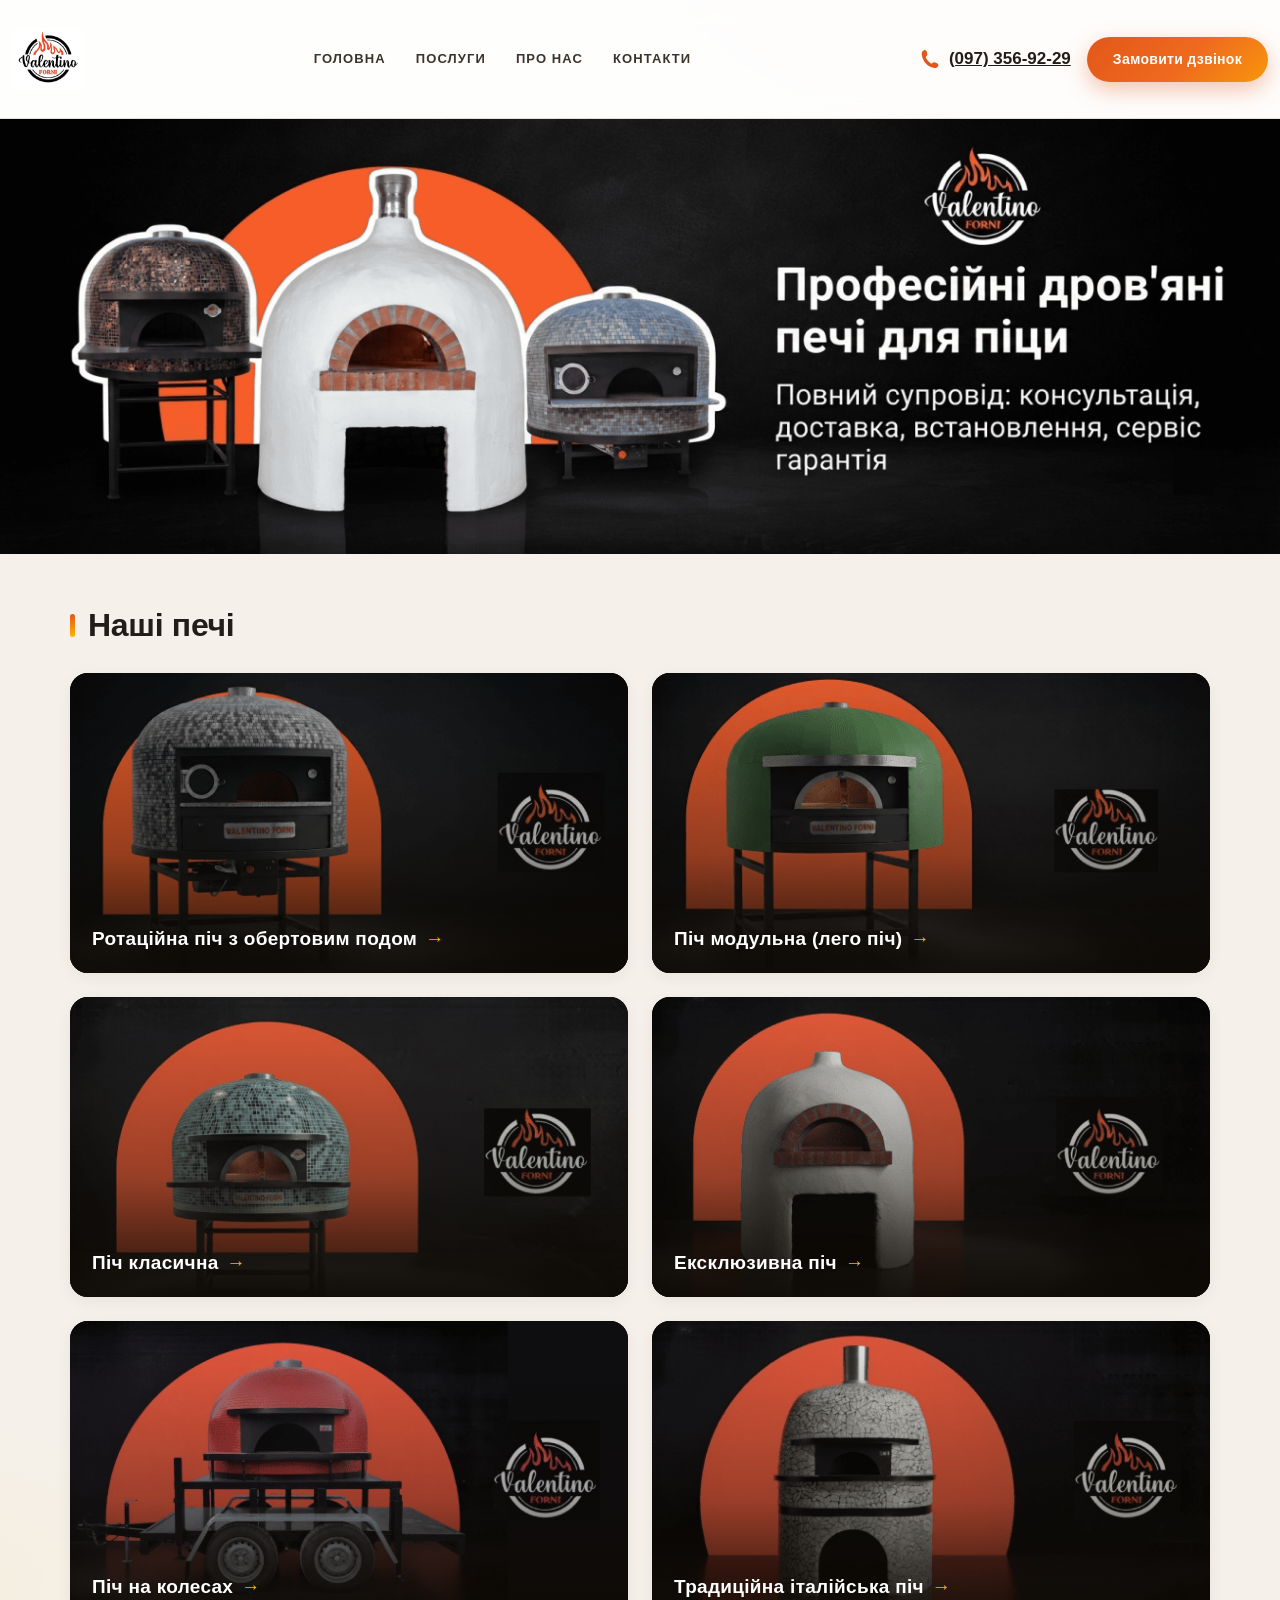
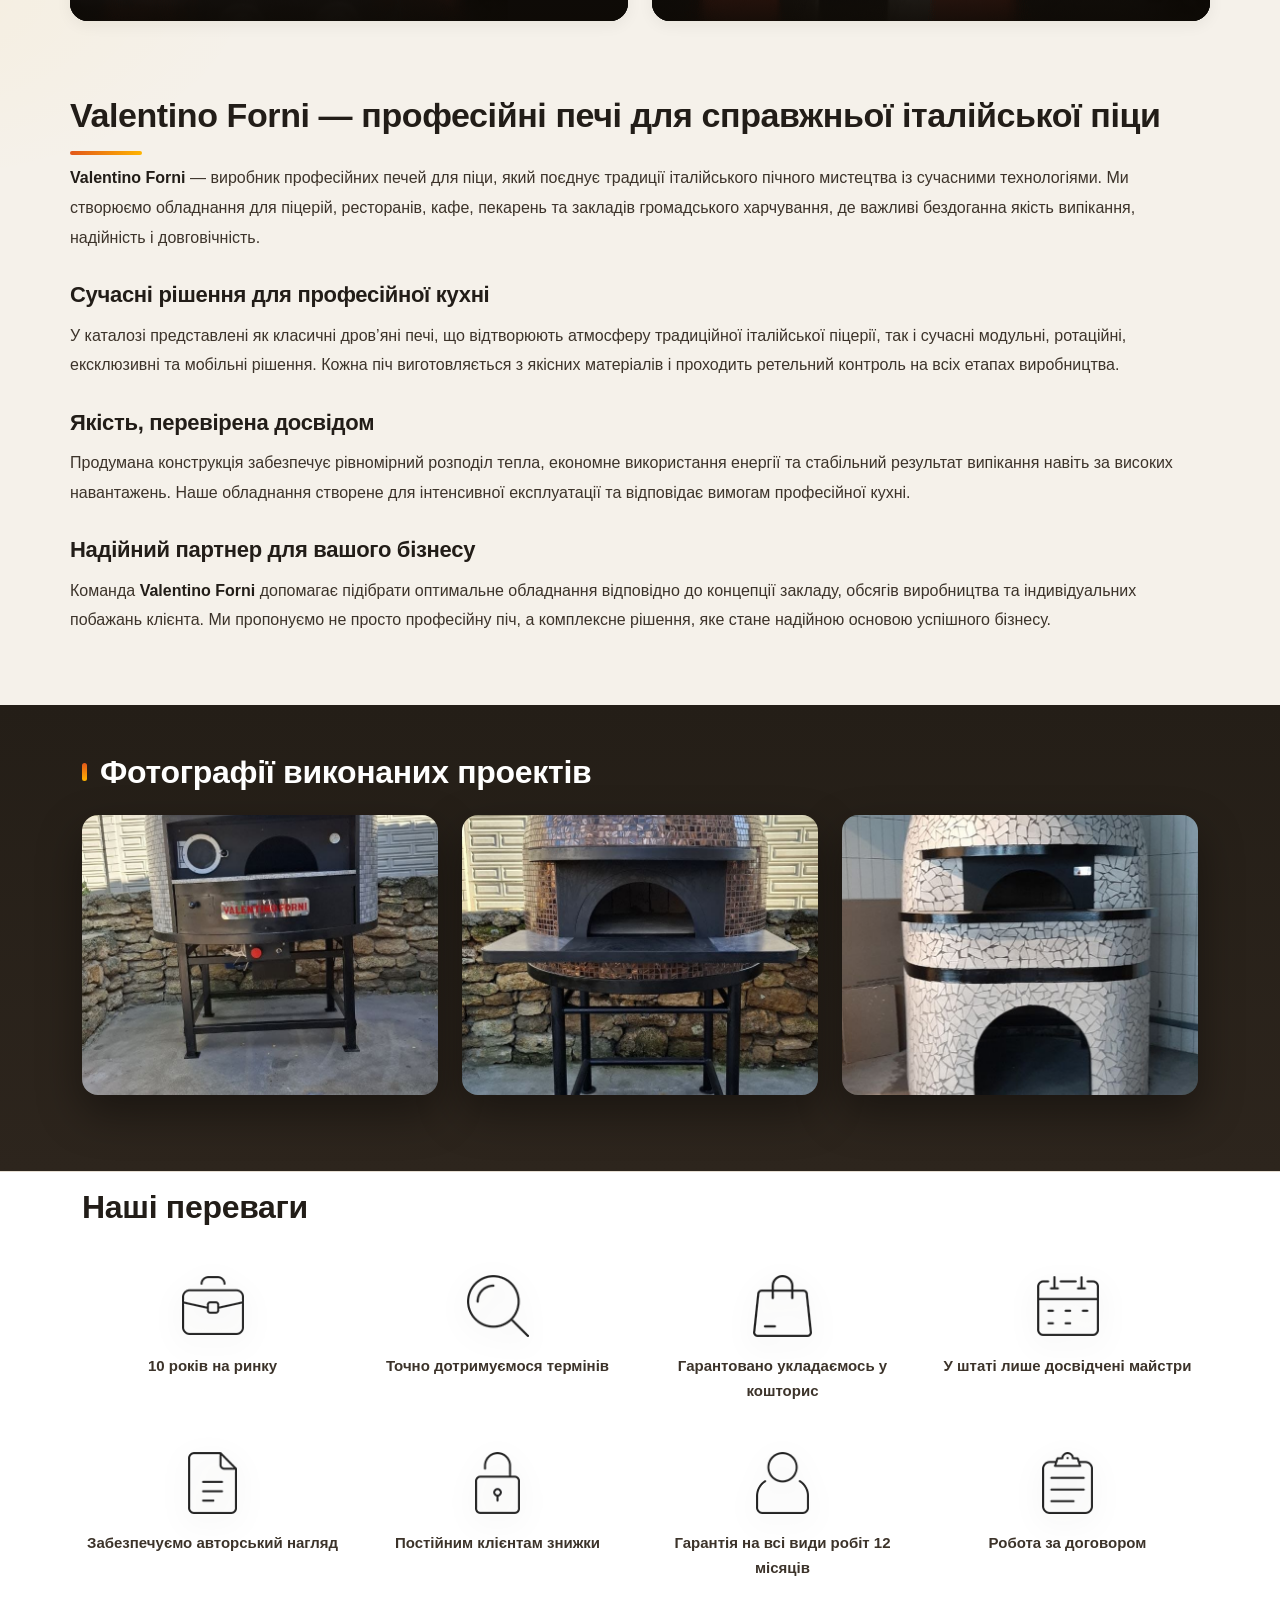
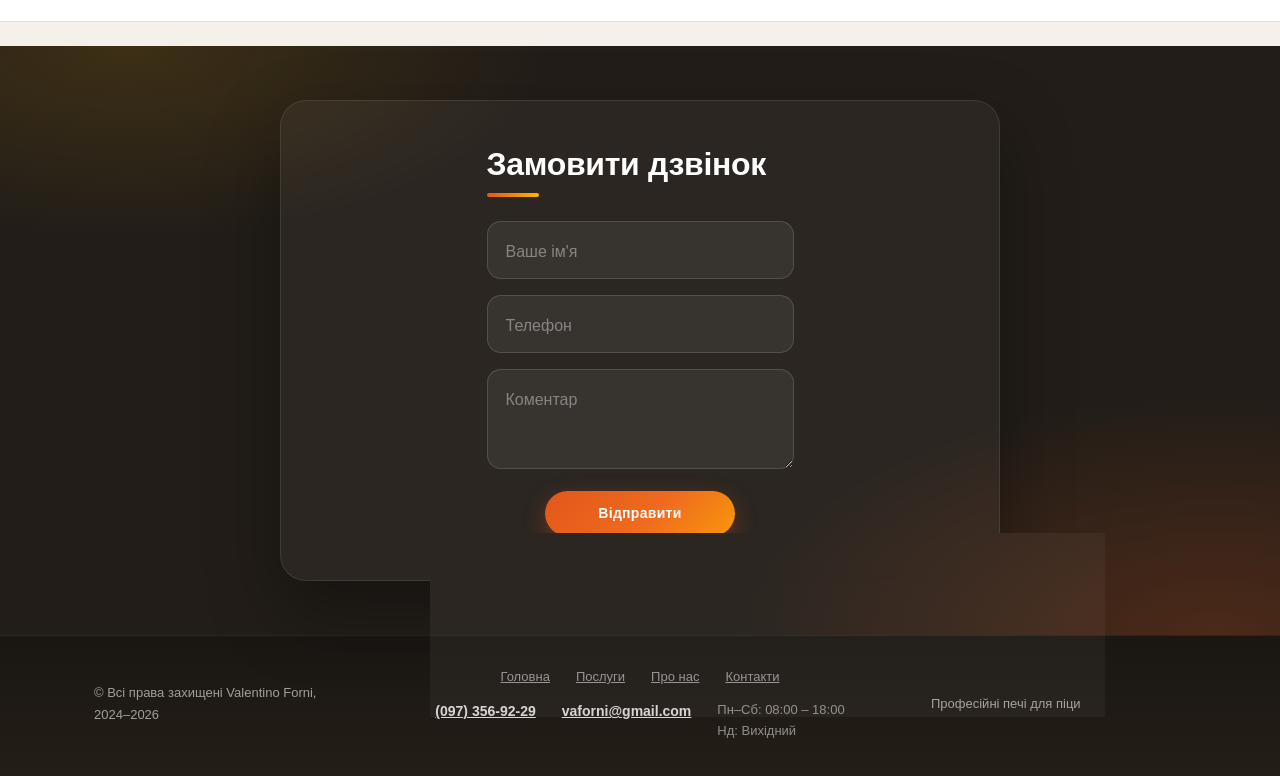
<file: index.html>
<!DOCTYPE html>
<html dir="ltr" lang="uk">
<head>
<meta charset="UTF-8">
<meta name="viewport" content="width=device-width, initial-scale=1">
<title>Valentino Forni — професійні печі для піци</title>
<link href="assets/bootstrap.min.css" rel="stylesheet">
<link href="assets/theme.css" rel="stylesheet">
</head>
<body>
<header class="d-none d-lg-block">
  <div class="container">
    <div class="d-flex flex-wrap align-items-center justify-content-between py-3">
      <a href="index.html" class="d-flex align-items-center text-dark text-decoration-none" title="Valentino Forni">
        <img src="assets/logo.jpg" alt="Valentino Forni" class="brand-logo">
      </a>
      <ul class="nav">
        <li><a href="index.html" class="nav-link px-2 link-dark">Головна</a></li>
        <li><a href="index.html#services" class="nav-link px-2 link-dark">Послуги</a></li>
        <li><a href="about.html" class="nav-link px-2 link-dark">Про нас</a></li>
        <li><a href="index.html#contact" class="nav-link px-2 link-dark">Контакти</a></li>
      </ul>
      <div class="d-flex align-items-center gap-3">
        <a href="tel:(097) 356-92-29"><svg xmlns="http://www.w3.org/2000/svg" height="18" viewBox="0 0 100 100" enable-background="new 0 0 100 100"><path d="M90.1,75.1l-0.5-1c-1.4-3.3-18.6-8.3-20-8.4l-1.1,0.1c-2.1,0.4-4.4,2.3-8.9,6.2c-0.9,0.8-2.1,1-3.2,0.4c-5.9-3.3-13.1-9.9-16.7-13.9c-3.9-4.3-8.6-11.4-10.8-17.1c-0.4-1.1,0-2.3,0.8-3.1c5.1-4.6,7.3-6.8,7.5-9.2c0.1-1.4-2.9-19.1-6-20.8l-0.9-0.6c-2-1.3-5-3.2-8.3-2.5c-0.8,0.2-1.6,0.5-2.3,0.9C17.5,7.5,12,11.3,9.5,16.2C8,19.3,7.3,47.4,28.3,71.1c20.8,23.5,46.5,24.5,50.3,23.7l0.1,0l0.3-0.1c5.2-1.9,9.6-6.8,11.3-8.9C93.4,82.1,91.3,77.6,90.1,75.1z" fill="currentColor"/></svg>(097) 356-92-29</a>
        <a href="index.html#contact" class="btn btn-primary">Замовити дзвінок</a>
      </div>
    </div>
  </div>
</header>
<div id="header-mobile" class="d-block d-lg-none">
  <div class="container">
    <div class="row d-flex align-items-center py-2">
      <div class="col-3">
        <button class="btn btn-link" data-bs-toggle="offcanvas" href="#mobileMenu" role="button" aria-controls="mobileMenu"><svg width="20" height="20" viewBox="0 0 20 20" xmlns="http://www.w3.org/2000/svg" fill="none"><path fill="#000" fill-rule="evenodd" d="M19 4a1 1 0 01-1 1H2a1 1 0 010-2h16a1 1 0 011 1zm0 6a1 1 0 01-1 1H2a1 1 0 110-2h16a1 1 0 011 1zm-1 7a1 1 0 100-2H2a1 1 0 100 2h16z"/></svg></button>
      </div>
      <div class="col-6 text-center">
        <a href="index.html" title="Valentino Forni">
          <img src="assets/logo.jpg" alt="Valentino Forni" class="brand-logo">
        </a>
      </div>
      <div class="col-3 text-end">
        <a href="tel:(097) 356-92-29"><svg xmlns="http://www.w3.org/2000/svg" height="18" viewBox="0 0 100 100" enable-background="new 0 0 100 100"><path d="M90.1,75.1l-0.5-1c-1.4-3.3-18.6-8.3-20-8.4l-1.1,0.1c-2.1,0.4-4.4,2.3-8.9,6.2c-0.9,0.8-2.1,1-3.2,0.4c-5.9-3.3-13.1-9.9-16.7-13.9c-3.9-4.3-8.6-11.4-10.8-17.1c-0.4-1.1,0-2.3,0.8-3.1c5.1-4.6,7.3-6.8,7.5-9.2c0.1-1.4-2.9-19.1-6-20.8l-0.9-0.6c-2-1.3-5-3.2-8.3-2.5c-0.8,0.2-1.6,0.5-2.3,0.9C17.5,7.5,12,11.3,9.5,16.2C8,19.3,7.3,47.4,28.3,71.1c20.8,23.5,46.5,24.5,50.3,23.7l0.1,0l0.3-0.1c5.2-1.9,9.6-6.8,11.3-8.9C93.4,82.1,91.3,77.6,90.1,75.1z" fill="currentColor"/></svg></a>
      </div>
    </div>
  </div>
</div>
<div class="offcanvas offcanvas-start" tabindex="-1" id="mobileMenu" aria-labelledby="mobileMenuLabel">
  <div class="offcanvas-header">
    <a href="index.html" title="Valentino Forni">
      <img src="assets/logo.jpg" alt="Valentino Forni" class="brand-logo">
    </a>
    <button type="button" class="btn-close" data-bs-dismiss="offcanvas" aria-label="Закрити"></button>
  </div>
  <div class="offcanvas-body">
    <ul class="nav flex-column">
      <li class="nav-item"><a href="index.html" class="nav-link px-2">Головна</a></li>
      <li class="nav-item"><a href="index.html#services" class="nav-link px-2">Послуги</a></li>
      <li class="nav-item"><a href="about.html" class="nav-link px-2">Про нас</a></li>
      <li class="nav-item"><a href="index.html#contact" class="nav-link px-2">Контакти</a></li>
    </ul>
    <div class="mt-4 mb-2">
      <div class="offcanvas-section-title">Каталог печей</div>
    </div>
    <ul class="nav flex-column">
      <li class="nav-item"><a href="rotacijna.html" class="nav-link px-2 nav-sub">Ротаційна піч з обертовим подом</a></li>
      <li class="nav-item"><a href="modulna.html" class="nav-link px-2 nav-sub">Піч модульна (лего піч)</a></li>
      <li class="nav-item"><a href="klasichna.html" class="nav-link px-2 nav-sub">Піч класична</a></li>
      <li class="nav-item"><a href="ekskluzivna.html" class="nav-link px-2 nav-sub">Ексклюзивна піч</a></li>
      <li class="nav-item"><a href="kolesa.html" class="nav-link px-2 nav-sub">Піч на колесах</a></li>
      <li class="nav-item"><a href="tradicijna.html" class="nav-link px-2 nav-sub">Традиційна італійська піч</a></li>
    </ul>
    <div class="mt-4">
      <a href="index.html#contact" class="btn btn-primary w-100 mb-3">Замовити дзвінок</a>
      <a href="tel:(097) 356-92-29"><svg xmlns="http://www.w3.org/2000/svg" height="18" viewBox="0 0 100 100" enable-background="new 0 0 100 100"><path d="M90.1,75.1l-0.5-1c-1.4-3.3-18.6-8.3-20-8.4l-1.1,0.1c-2.1,0.4-4.4,2.3-8.9,6.2c-0.9,0.8-2.1,1-3.2,0.4c-5.9-3.3-13.1-9.9-16.7-13.9c-3.9-4.3-8.6-11.4-10.8-17.1c-0.4-1.1,0-2.3,0.8-3.1c5.1-4.6,7.3-6.8,7.5-9.2c0.1-1.4-2.9-19.1-6-20.8l-0.9-0.6c-2-1.3-5-3.2-8.3-2.5c-0.8,0.2-1.6,0.5-2.3,0.9C17.5,7.5,12,11.3,9.5,16.2C8,19.3,7.3,47.4,28.3,71.1c20.8,23.5,46.5,24.5,50.3,23.7l0.1,0l0.3-0.1c5.2-1.9,9.6-6.8,11.3-8.9C93.4,82.1,91.3,77.6,90.1,75.1z" fill="currentColor"/></svg>(097) 356-92-29</a>
    </div>
  </div>
</div>

<div id="home-page">
  <section class="hero">
    <img src="assets/banner.png" alt="Valentino Forni — професійні печі для піци" loading="eager">
  </section>

  <section class="services container" id="services">
    <h2 class="mb-4">Наші печі</h2>
    <div class="row">
        <div class="col-lg-6 mb-4">
          <div class="service__item p-4">
            <a href="rotacijna.html"><h5>Ротаційна піч з обертовим подом</h5></a>
            <img src="assets/ratation.png" alt="">
          </div>
        </div>
        <div class="col-lg-6 mb-4">
          <div class="service__item p-4">
            <a href="modulna.html"><h5>Піч модульна (лего піч)</h5></a>
            <img src="assets/modul.png" alt="">
          </div>
        </div>
        <div class="col-lg-6 mb-4">
          <div class="service__item p-4">
            <a href="klasichna.html"><h5>Піч класична</h5></a>
            <img src="assets/clasic.png" alt="">
          </div>
        </div>
        <div class="col-lg-6 mb-4">
          <div class="service__item p-4">
            <a href="ekskluzivna.html"><h5>Ексклюзивна піч</h5></a>
            <img src="assets/exkluz.png" alt="">
          </div>
        </div>
        <div class="col-lg-6 mb-4">
          <div class="service__item p-4">
            <a href="kolesa.html"><h5>Піч на колесах</h5></a>
            <img src="assets/wheel.png" alt="">
          </div>
        </div>
        <div class="col-lg-6 mb-4">
          <div class="service__item p-4">
            <a href="tradicijna.html"><h5>Традиційна італійська піч</h5></a>
            <img src="assets/trad.png" alt="">
          </div>
        </div>
    </div>
  </section>

  <section class="about container">
    <div class="row">
      <div class="col-12">
        <h1>Valentino Forni — професійні печі для справжньої італійської піци</h1>
        <p><strong>Valentino Forni</strong> — виробник професійних печей для піци, який поєднує традиції
        італійського пічного мистецтва із сучасними технологіями. Ми створюємо обладнання для піцерій,
        ресторанів, кафе, пекарень та закладів громадського харчування, де важливі бездоганна якість
        випікання, надійність і довговічність.</p>
        <h2>Сучасні рішення для професійної кухні</h2>
        <p>У каталозі представлені як класичні дров’яні печі, що відтворюють атмосферу традиційної
        італійської піцерії, так і сучасні модульні, ротаційні, ексклюзивні та мобільні рішення. Кожна піч
        виготовляється з якісних матеріалів і проходить ретельний контроль на всіх етапах виробництва.</p>
        <h2>Якість, перевірена досвідом</h2>
        <p>Продумана конструкція забезпечує рівномірний розподіл тепла, економне використання енергії та
        стабільний результат випікання навіть за високих навантажень. Наше обладнання створене для
        інтенсивної експлуатації та відповідає вимогам професійної кухні.</p>
        <h2>Надійний партнер для вашого бізнесу</h2>
        <p>Команда <strong>Valentino Forni</strong> допомагає підібрати оптимальне обладнання відповідно до
        концепції закладу, обсягів виробництва та індивідуальних побажань клієнта. Ми пропонуємо не просто
        професійну піч, а комплексне рішення, яке стане надійною основою успішного бізнесу.</p>
      </div>
    </div>
  </section>

  <section class="works py-5">
    <div class="container">
      <h2 class="mb-4">Фотографії виконаних проектів</h2>
      <div class="row works-grid">
          <div class="col-12 col-md-6 col-lg-4">
            <a href="assets/work-1.jpg" class="work-item" target="_blank" rel="noopener">
              <img src="assets/work-1.jpg" alt="Наші роботи" loading="lazy">
            </a>
          </div>
          <div class="col-12 col-md-6 col-lg-4">
            <a href="assets/work-2.jpg" class="work-item" target="_blank" rel="noopener">
              <img src="assets/work-2.jpg" alt="Наші роботи" loading="lazy">
            </a>
          </div>
          <div class="col-12 col-md-6 col-lg-4">
            <a href="assets/work-3.png" class="work-item" target="_blank" rel="noopener">
              <img src="assets/work-3.png" alt="Наші роботи" loading="lazy">
            </a>
          </div>
      </div>
    </div>
  </section>

  <section class="arguments py-3 mb-4">
    <div class="container">
      <h2 class="mb-4">Наші переваги</h2>
      <div class="row">
          <div class="col-6 col-lg-3 text-center argument-item my-4">
        <img src="assets/plus1.png" alt="10 років на ринку">
        <div class="mt-3">10 років на ринку</div>
      </div>
          <div class="col-6 col-lg-3 text-center argument-item my-4">
        <img src="assets/plus2.png" alt="Точно дотримуємося термінів">
        <div class="mt-3">Точно дотримуємося термінів</div>
      </div>
          <div class="col-6 col-lg-3 text-center argument-item my-4">
        <img src="assets/plus3.png" alt="Гарантовано укладаємось у кошторис">
        <div class="mt-3">Гарантовано укладаємось у кошторис</div>
      </div>
          <div class="col-6 col-lg-3 text-center argument-item my-4">
        <img src="assets/plus4.png" alt="У штаті лише досвідчені майстри">
        <div class="mt-3">У штаті лише досвідчені майстри</div>
      </div>
          <div class="col-6 col-lg-3 text-center argument-item my-4">
        <img src="assets/plus5.png" alt="Забезпечуємо авторський нагляд">
        <div class="mt-3">Забезпечуємо авторський нагляд</div>
      </div>
          <div class="col-6 col-lg-3 text-center argument-item my-4">
        <img src="assets/plus6.png" alt="Постійним клієнтам знижки">
        <div class="mt-3">Постійним клієнтам знижки</div>
      </div>
          <div class="col-6 col-lg-3 text-center argument-item my-4">
        <img src="assets/plus7.png" alt="Гарантія на всі види робіт 12 місяців">
        <div class="mt-3">Гарантія на всі види робіт 12 місяців</div>
      </div>
          <div class="col-6 col-lg-3 text-center argument-item my-4">
        <img src="assets/plus8.png" alt="Робота за договором">
        <div class="mt-3">Робота за договором</div>
      </div>
      </div>
    </div>
  </section>
<section class="form" id="contact">
  <div class="container">
    <div class="row">
      <div class="col-12">
        <form class="border p-5" action="#" method="POST" onsubmit="return vfSubmit(this)">
          <div class="row justify-content-md-center">
            <div class="col-12 col-lg-6">
              <h2 class="mb-4">Замовити дзвінок</h2>
              <div class="form-floating mb-3">
                <input type="text" name="name" class="form-control" id="floatingName" placeholder="Ваше ім'я">
                <label for="floatingName">Ваше ім'я</label>
              </div>
              <div class="form-floating mb-3">
                <input type="tel" name="tel" class="form-control" id="floatingTelephone" placeholder="(097) 000-00-00">
                <label for="floatingTelephone">Телефон</label>
              </div>
              <div class="form-floating mb-3">
                <textarea name="comment" class="form-control" placeholder="Коментар" id="floatingTextarea" style="height: 100px"></textarea>
                <label for="floatingTextarea">Коментар</label>
              </div>
              <div class="text-center">
                <button type="submit" class="btn btn-primary">Відправити</button>
              </div>
            </div>
          </div>
        </form>
      </div>
    </div>
  </div>
</section>

</div>
<footer>
  <div class="py-3">
    <div class="container">
      <div class="row">
        <div class="col-lg-3 text-center text-lg-start">
          © Всі права захищені Valentino Forni, 2024–2026
        </div>
        <div class="col-lg-6">
          <ul class="footer-links">
            <li><a href="index.html">Головна</a></li>
            <li><a href="index.html#services">Послуги</a></li>
            <li><a href="about.html">Про нас</a></li>
            <li><a href="index.html#contact">Контакти</a></li>
          </ul>
          <ul class="link-list contact-list list-unstyled">
            <li><a href="tel:(097) 356-92-29 ">(097) 356-92-29</a></li>
            <li><a href="mailto:vaforni@gmail.com">vaforni@gmail.com</a></li>
            <li class="schedule">Пн–Сб: 08:00 – 18:00<br>Нд: Вихідний</li>
          </ul>
        </div>
        <div class="col-lg-3 text-center text-lg-start">
          Професійні печі для піци
        </div>
      </div>
    </div>
  </div>
</footer>

<script src="assets/bootstrap.bundle.min.js"></script>

<script>
  var TF_FORM_URL = 'https://script.google.com/macros/s/AKfycby5KfdqXEx4rwO4S26mX33MAt8G6FL_i1oKzSxp4FCcs2X5WuPtCJ4MwdRuHOpArHtcbg/exec';
  function vfSubmit(form) {
    var name = form.name.value.trim();
    var tel = form.tel.value.trim();
    var comment = (form.comment ? form.comment.value : '').trim();
    if (!name || !tel) {
      alert('Будь ласка, вкажіть ім’я та телефон.');
      return false;
    }
    fetch(TF_FORM_URL, {
      method: 'POST',
      headers: { 'Content-Type': 'text/plain' },
      body: JSON.stringify({ name: name, tel: tel, comment: comment })
    }).catch(function () {});
    form.innerHTML =
      '<div class="success-box">' +
        '<div class="icon"><svg viewBox="0 0 24 24" fill="none" xmlns="http://www.w3.org/2000/svg"><path d="M20 6L9 17l-5-5" stroke="#fff" stroke-width="2.4" stroke-linecap="round" stroke-linejoin="round"/></svg></div>' +
        '<h3>Дякуємо, ' + name + '!</h3>' +
        '<p>Ми зателефонуємо вам найближчим часом.</p>' +
      '</div>';
    return false;
  }
</script>

</body>
</html>
</file>
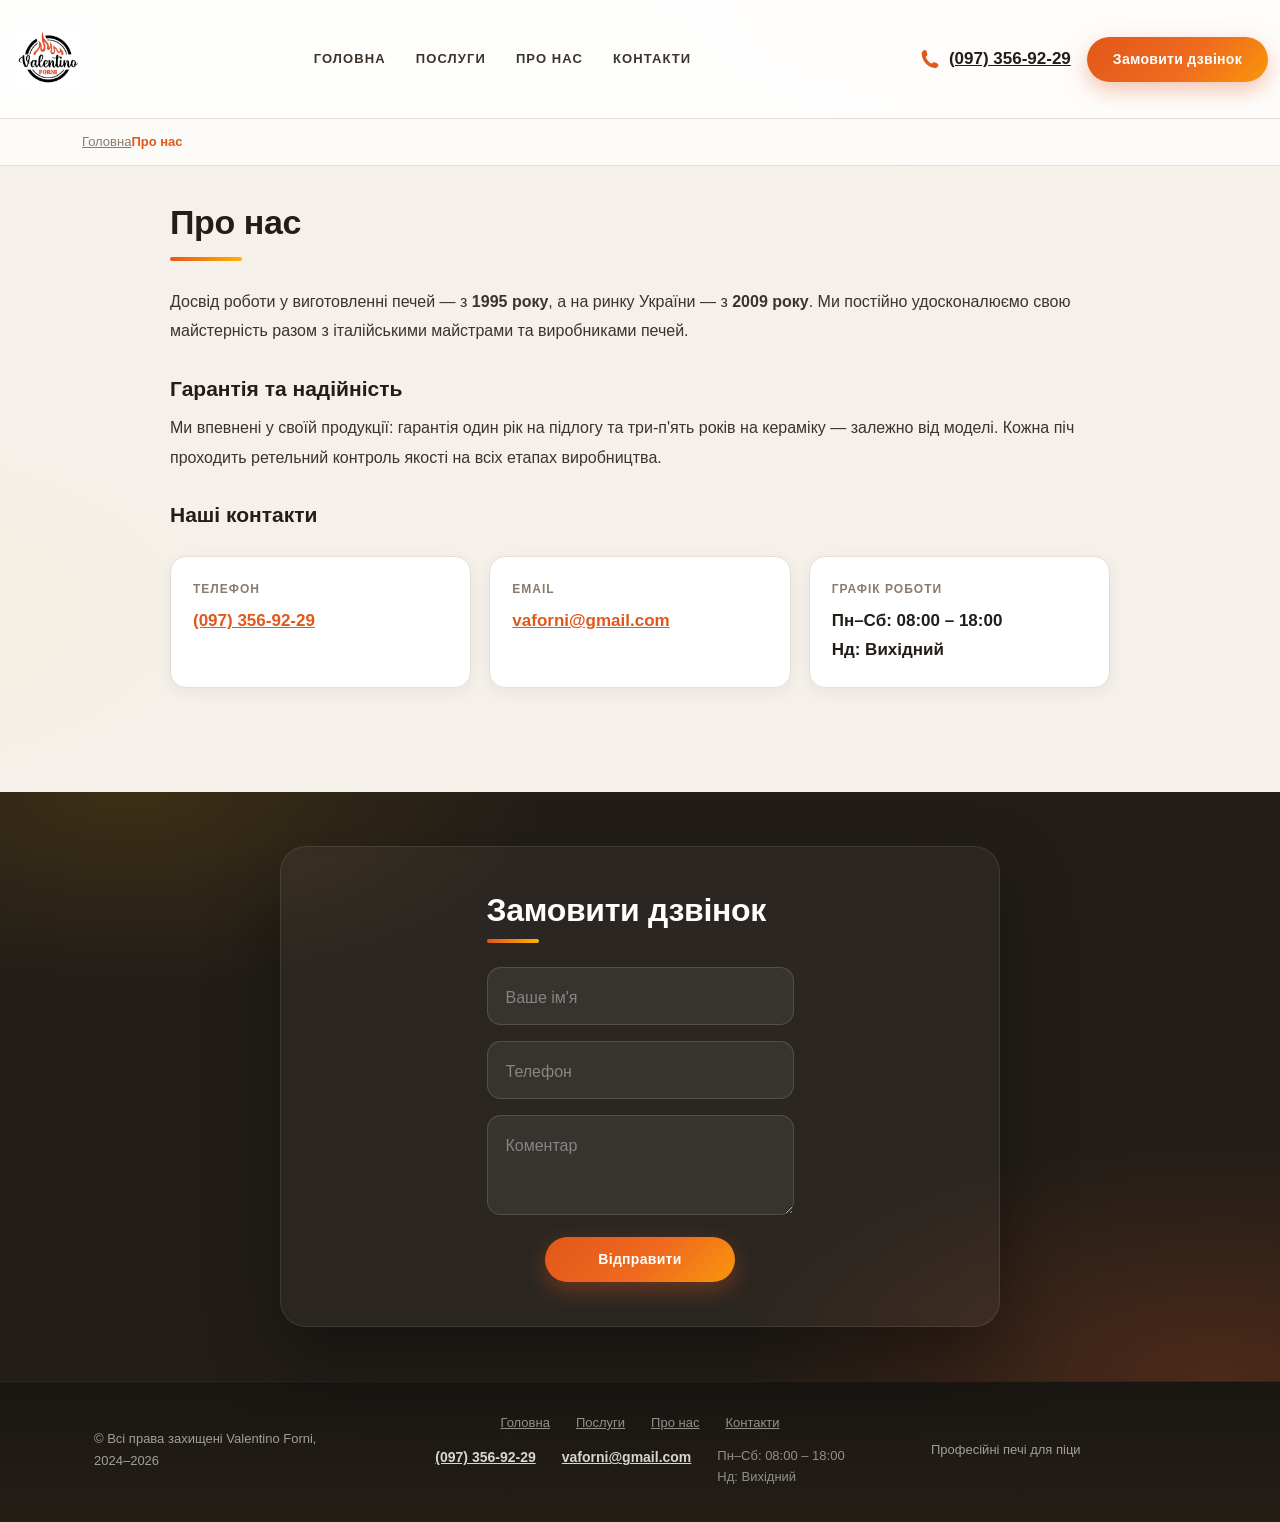
<file: about.html>
<!DOCTYPE html>
<html dir="ltr" lang="uk">
<head>
<meta charset="UTF-8">
<meta name="viewport" content="width=device-width, initial-scale=1">
<title>Про нас | Valentino Forni</title>
<link href="assets/bootstrap.min.css" rel="stylesheet">
<link href="assets/theme.css" rel="stylesheet">
</head>
<body>
<header class="d-none d-lg-block">
  <div class="container">
    <div class="d-flex flex-wrap align-items-center justify-content-between py-3">
      <a href="index.html" class="d-flex align-items-center text-dark text-decoration-none" title="Valentino Forni">
        <img src="assets/logo.jpg" alt="Valentino Forni" class="brand-logo">
      </a>
      <ul class="nav">
        <li><a href="index.html" class="nav-link px-2 link-dark">Головна</a></li>
        <li><a href="index.html#services" class="nav-link px-2 link-dark">Послуги</a></li>
        <li><a href="about.html" class="nav-link px-2 link-dark">Про нас</a></li>
        <li><a href="index.html#contact" class="nav-link px-2 link-dark">Контакти</a></li>
      </ul>
      <div class="d-flex align-items-center gap-3">
        <a href="tel:(097) 356-92-29"><svg xmlns="http://www.w3.org/2000/svg" height="18" viewBox="0 0 100 100" enable-background="new 0 0 100 100"><path d="M90.1,75.1l-0.5-1c-1.4-3.3-18.6-8.3-20-8.4l-1.1,0.1c-2.1,0.4-4.4,2.3-8.9,6.2c-0.9,0.8-2.1,1-3.2,0.4c-5.9-3.3-13.1-9.9-16.7-13.9c-3.9-4.3-8.6-11.4-10.8-17.1c-0.4-1.1,0-2.3,0.8-3.1c5.1-4.6,7.3-6.8,7.5-9.2c0.1-1.4-2.9-19.1-6-20.8l-0.9-0.6c-2-1.3-5-3.2-8.3-2.5c-0.8,0.2-1.6,0.5-2.3,0.9C17.5,7.5,12,11.3,9.5,16.2C8,19.3,7.3,47.4,28.3,71.1c20.8,23.5,46.5,24.5,50.3,23.7l0.1,0l0.3-0.1c5.2-1.9,9.6-6.8,11.3-8.9C93.4,82.1,91.3,77.6,90.1,75.1z" fill="currentColor"/></svg>(097) 356-92-29</a>
        <a href="index.html#contact" class="btn btn-primary">Замовити дзвінок</a>
      </div>
    </div>
  </div>
</header>
<div id="header-mobile" class="d-block d-lg-none">
  <div class="container">
    <div class="row d-flex align-items-center py-2">
      <div class="col-3">
        <button class="btn btn-link" data-bs-toggle="offcanvas" href="#mobileMenu" role="button" aria-controls="mobileMenu"><svg width="20" height="20" viewBox="0 0 20 20" xmlns="http://www.w3.org/2000/svg" fill="none"><path fill="#000" fill-rule="evenodd" d="M19 4a1 1 0 01-1 1H2a1 1 0 010-2h16a1 1 0 011 1zm0 6a1 1 0 01-1 1H2a1 1 0 110-2h16a1 1 0 011 1zm-1 7a1 1 0 100-2H2a1 1 0 100 2h16z"/></svg></button>
      </div>
      <div class="col-6 text-center">
        <a href="index.html" title="Valentino Forni">
          <img src="assets/logo.jpg" alt="Valentino Forni" class="brand-logo">
        </a>
      </div>
      <div class="col-3 text-end">
        <a href="tel:(097) 356-92-29"><svg xmlns="http://www.w3.org/2000/svg" height="18" viewBox="0 0 100 100" enable-background="new 0 0 100 100"><path d="M90.1,75.1l-0.5-1c-1.4-3.3-18.6-8.3-20-8.4l-1.1,0.1c-2.1,0.4-4.4,2.3-8.9,6.2c-0.9,0.8-2.1,1-3.2,0.4c-5.9-3.3-13.1-9.9-16.7-13.9c-3.9-4.3-8.6-11.4-10.8-17.1c-0.4-1.1,0-2.3,0.8-3.1c5.1-4.6,7.3-6.8,7.5-9.2c0.1-1.4-2.9-19.1-6-20.8l-0.9-0.6c-2-1.3-5-3.2-8.3-2.5c-0.8,0.2-1.6,0.5-2.3,0.9C17.5,7.5,12,11.3,9.5,16.2C8,19.3,7.3,47.4,28.3,71.1c20.8,23.5,46.5,24.5,50.3,23.7l0.1,0l0.3-0.1c5.2-1.9,9.6-6.8,11.3-8.9C93.4,82.1,91.3,77.6,90.1,75.1z" fill="currentColor"/></svg></a>
      </div>
    </div>
  </div>
</div>
<div class="offcanvas offcanvas-start" tabindex="-1" id="mobileMenu" aria-labelledby="mobileMenuLabel">
  <div class="offcanvas-header">
    <a href="index.html" title="Valentino Forni">
      <img src="assets/logo.jpg" alt="Valentino Forni" class="brand-logo">
    </a>
    <button type="button" class="btn-close" data-bs-dismiss="offcanvas" aria-label="Закрити"></button>
  </div>
  <div class="offcanvas-body">
    <ul class="nav flex-column">
      <li class="nav-item"><a href="index.html" class="nav-link px-2">Головна</a></li>
      <li class="nav-item"><a href="index.html#services" class="nav-link px-2">Послуги</a></li>
      <li class="nav-item"><a href="about.html" class="nav-link px-2">Про нас</a></li>
      <li class="nav-item"><a href="index.html#contact" class="nav-link px-2">Контакти</a></li>
    </ul>
    <div class="mt-4 mb-2">
      <div class="offcanvas-section-title">Каталог печей</div>
    </div>
    <ul class="nav flex-column">
      <li class="nav-item"><a href="rotacijna.html" class="nav-link px-2 nav-sub">Ротаційна піч з обертовим подом</a></li>
      <li class="nav-item"><a href="modulna.html" class="nav-link px-2 nav-sub">Піч модульна (лего піч)</a></li>
      <li class="nav-item"><a href="klasichna.html" class="nav-link px-2 nav-sub">Піч класична</a></li>
      <li class="nav-item"><a href="ekskluzivna.html" class="nav-link px-2 nav-sub">Ексклюзивна піч</a></li>
      <li class="nav-item"><a href="kolesa.html" class="nav-link px-2 nav-sub">Піч на колесах</a></li>
      <li class="nav-item"><a href="tradicijna.html" class="nav-link px-2 nav-sub">Традиційна італійська піч</a></li>
    </ul>
    <div class="mt-4">
      <a href="index.html#contact" class="btn btn-primary w-100 mb-3">Замовити дзвінок</a>
      <a href="tel:(097) 356-92-29"><svg xmlns="http://www.w3.org/2000/svg" height="18" viewBox="0 0 100 100" enable-background="new 0 0 100 100"><path d="M90.1,75.1l-0.5-1c-1.4-3.3-18.6-8.3-20-8.4l-1.1,0.1c-2.1,0.4-4.4,2.3-8.9,6.2c-0.9,0.8-2.1,1-3.2,0.4c-5.9-3.3-13.1-9.9-16.7-13.9c-3.9-4.3-8.6-11.4-10.8-17.1c-0.4-1.1,0-2.3,0.8-3.1c5.1-4.6,7.3-6.8,7.5-9.2c0.1-1.4-2.9-19.1-6-20.8l-0.9-0.6c-2-1.3-5-3.2-8.3-2.5c-0.8,0.2-1.6,0.5-2.3,0.9C17.5,7.5,12,11.3,9.5,16.2C8,19.3,7.3,47.4,28.3,71.1c20.8,23.5,46.5,24.5,50.3,23.7l0.1,0l0.3-0.1c5.2-1.9,9.6-6.8,11.3-8.9C93.4,82.1,91.3,77.6,90.1,75.1z" fill="currentColor"/></svg>(097) 356-92-29</a>
    </div>
  </div>
</div>

<div class="breadcrumb-bg">
  <div class="container">
    <ul class="breadcrumb">
      <li><a href="index.html">Головна</a></li>
      <li>Про нас</li>
    </ul>
  </div>
</div>
<div class="container">
  <div id="information-page">
    <h1>Про нас</h1>
    <p>Досвід роботи у виготовленні печей — з <strong>1995 року</strong>, а на ринку України — з <strong>2009 року</strong>.
    Ми постійно удосконалюємо свою майстерність разом з італійськими майстрами та виробниками печей.</p>
    <h2>Гарантія та надійність</h2>
    <p>Ми впевнені у своїй продукції: гарантія один рік на підлогу та три-п'ять років на кераміку —
    залежно від моделі. Кожна піч проходить ретельний контроль якості на всіх етапах виробництва.</p>
    <h2>Наші контакти</h2>
    <div class="contact-cards">
      <div class="contact-card">
        <div class="t">Телефон</div>
        <div class="v"><a href="tel:(097) 356-92-29">(097) 356-92-29</a></div>
      </div>
      <div class="contact-card">
        <div class="t">Email</div>
        <div class="v"><a href="mailto:vaforni@gmail.com">vaforni@gmail.com</a></div>
      </div>
      <div class="contact-card">
        <div class="t">Графік роботи</div>
        <div class="v">Пн–Сб: 08:00 – 18:00<br>Нд: Вихідний</div>
      </div>
    </div>
  </div>
</div>
<section class="form" id="contact">
  <div class="container">
    <div class="row">
      <div class="col-12">
        <form class="border p-5" action="#" method="POST" onsubmit="return vfSubmit(this)">
          <div class="row justify-content-md-center">
            <div class="col-12 col-lg-6">
              <h2 class="mb-4">Замовити дзвінок</h2>
              <div class="form-floating mb-3">
                <input type="text" name="name" class="form-control" id="floatingName" placeholder="Ваше ім'я">
                <label for="floatingName">Ваше ім'я</label>
              </div>
              <div class="form-floating mb-3">
                <input type="tel" name="tel" class="form-control" id="floatingTelephone" placeholder="(097) 000-00-00">
                <label for="floatingTelephone">Телефон</label>
              </div>
              <div class="form-floating mb-3">
                <textarea name="comment" class="form-control" placeholder="Коментар" id="floatingTextarea" style="height: 100px"></textarea>
                <label for="floatingTextarea">Коментар</label>
              </div>
              <div class="text-center">
                <button type="submit" class="btn btn-primary">Відправити</button>
              </div>
            </div>
          </div>
        </form>
      </div>
    </div>
  </div>
</section>

<footer>
  <div class="py-3">
    <div class="container">
      <div class="row">
        <div class="col-lg-3 text-center text-lg-start">
          © Всі права захищені Valentino Forni, 2024–2026
        </div>
        <div class="col-lg-6">
          <ul class="footer-links">
            <li><a href="index.html">Головна</a></li>
            <li><a href="index.html#services">Послуги</a></li>
            <li><a href="about.html">Про нас</a></li>
            <li><a href="index.html#contact">Контакти</a></li>
          </ul>
          <ul class="link-list contact-list list-unstyled">
            <li><a href="tel:(097) 356-92-29 ">(097) 356-92-29</a></li>
            <li><a href="mailto:vaforni@gmail.com">vaforni@gmail.com</a></li>
            <li class="schedule">Пн–Сб: 08:00 – 18:00<br>Нд: Вихідний</li>
          </ul>
        </div>
        <div class="col-lg-3 text-center text-lg-start">
          Професійні печі для піци
        </div>
      </div>
    </div>
  </div>
</footer>

<script src="assets/bootstrap.bundle.min.js"></script>

<script>
  var TF_FORM_URL = 'https://script.google.com/macros/s/AKfycby5KfdqXEx4rwO4S26mX33MAt8G6FL_i1oKzSxp4FCcs2X5WuPtCJ4MwdRuHOpArHtcbg/exec';
  function vfSubmit(form) {
    var name = form.name.value.trim();
    var tel = form.tel.value.trim();
    var comment = (form.comment ? form.comment.value : '').trim();
    if (!name || !tel) {
      alert('Будь ласка, вкажіть ім’я та телефон.');
      return false;
    }
    fetch(TF_FORM_URL, {
      method: 'POST',
      headers: { 'Content-Type': 'text/plain' },
      body: JSON.stringify({ name: name, tel: tel, comment: comment })
    }).catch(function () {});
    form.innerHTML =
      '<div class="success-box">' +
        '<div class="icon"><svg viewBox="0 0 24 24" fill="none" xmlns="http://www.w3.org/2000/svg"><path d="M20 6L9 17l-5-5" stroke="#fff" stroke-width="2.4" stroke-linecap="round" stroke-linejoin="round"/></svg></div>' +
        '<h3>Дякуємо, ' + name + '!</h3>' +
        '<p>Ми зателефонуємо вам найближчим часом.</p>' +
      '</div>';
    return false;
  }
</script>

</body>
</html>
</file>
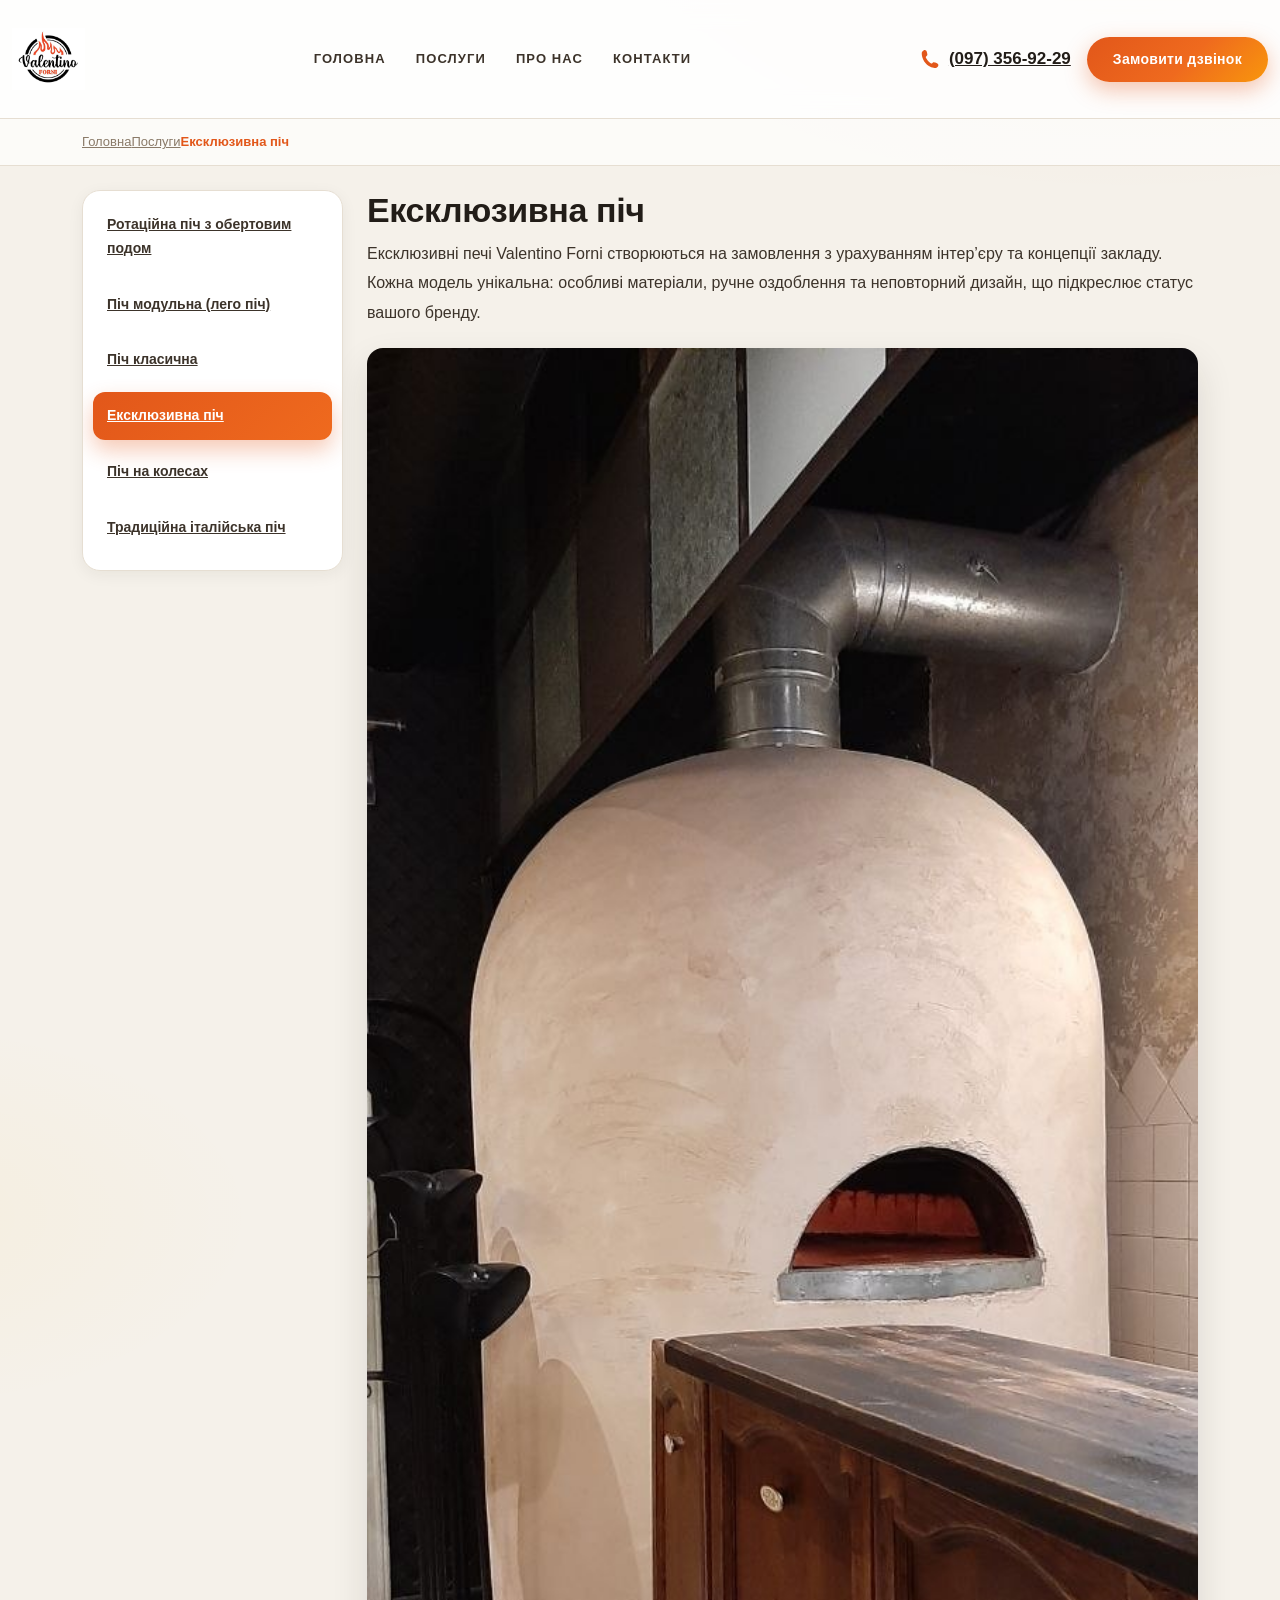
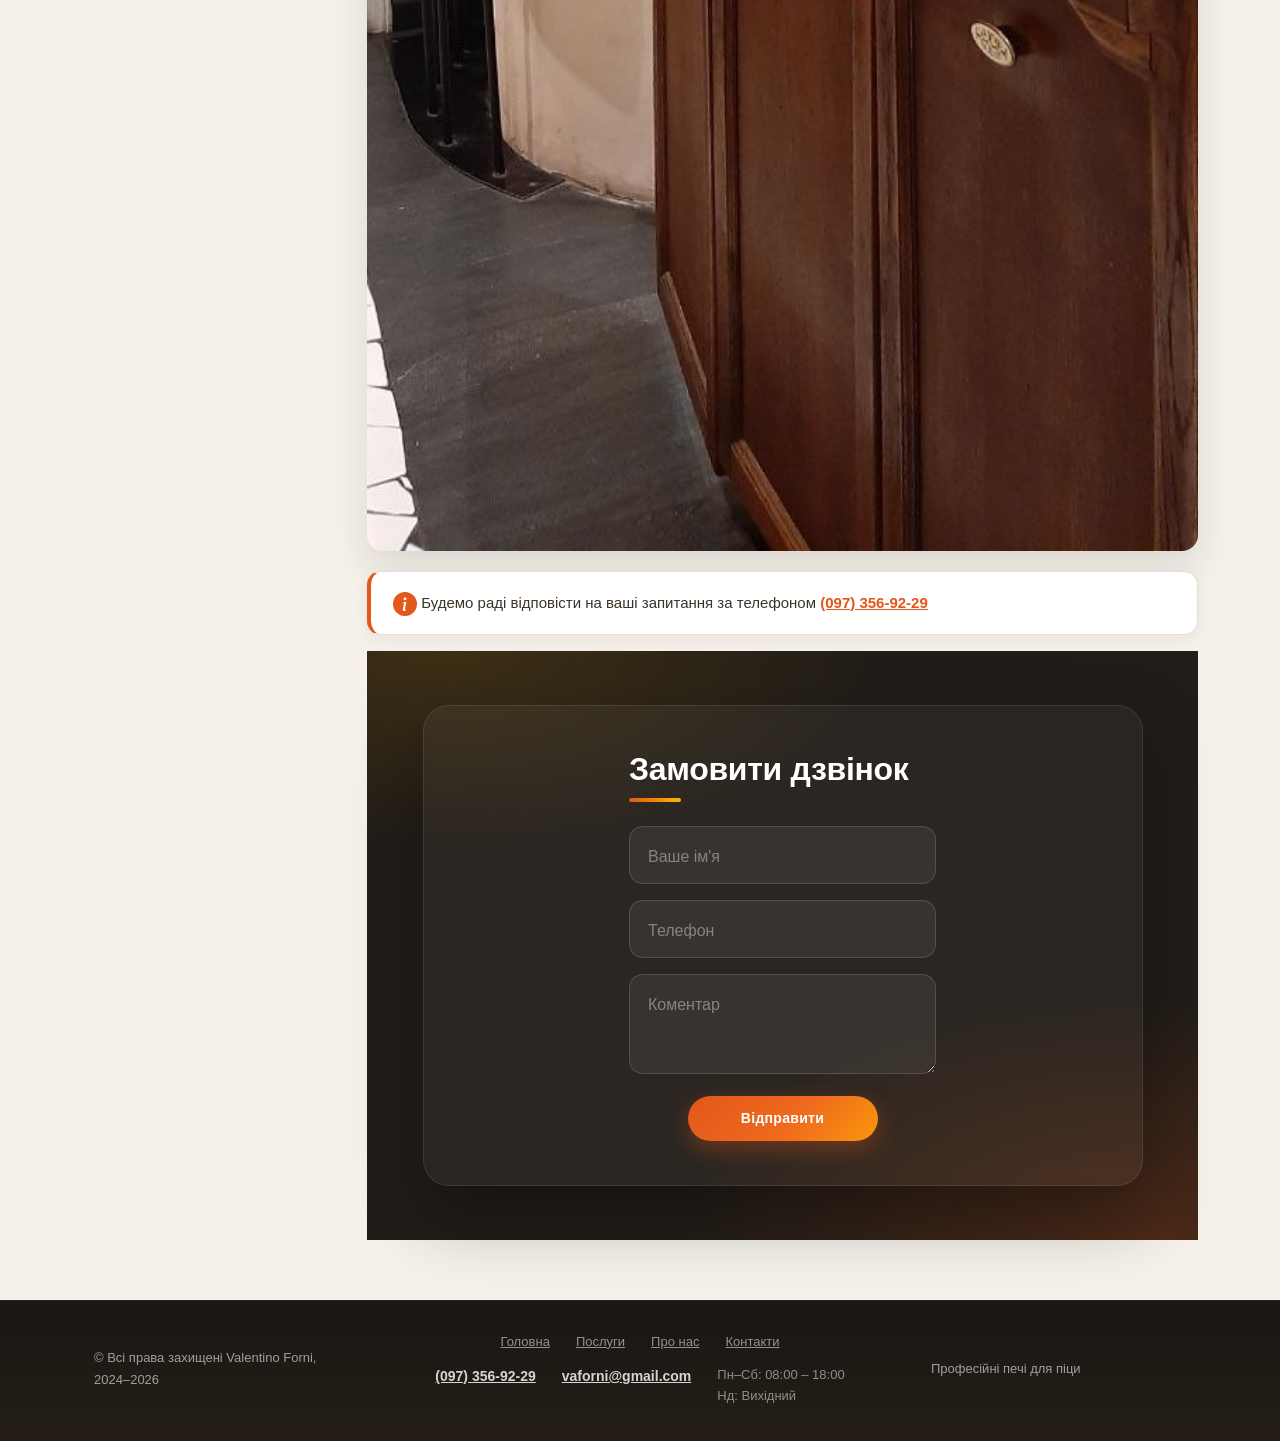
<file: ekskluzivna.html>
<!DOCTYPE html>
<html dir="ltr" lang="uk">
<head>
<meta charset="UTF-8">
<meta name="viewport" content="width=device-width, initial-scale=1">
<title>Ексклюзивна піч | Valentino Forni</title>
<link href="assets/bootstrap.min.css" rel="stylesheet">
<link href="assets/theme.css" rel="stylesheet">
</head>
<body>
<header class="d-none d-lg-block">
  <div class="container">
    <div class="d-flex flex-wrap align-items-center justify-content-between py-3">
      <a href="index.html" class="d-flex align-items-center text-dark text-decoration-none" title="Valentino Forni">
        <img src="assets/logo.jpg" alt="Valentino Forni" class="brand-logo">
      </a>
      <ul class="nav">
        <li><a href="index.html" class="nav-link px-2 link-dark">Головна</a></li>
        <li><a href="index.html#services" class="nav-link px-2 link-dark">Послуги</a></li>
        <li><a href="about.html" class="nav-link px-2 link-dark">Про нас</a></li>
        <li><a href="index.html#contact" class="nav-link px-2 link-dark">Контакти</a></li>
      </ul>
      <div class="d-flex align-items-center gap-3">
        <a href="tel:(097) 356-92-29"><svg xmlns="http://www.w3.org/2000/svg" height="18" viewBox="0 0 100 100" enable-background="new 0 0 100 100"><path d="M90.1,75.1l-0.5-1c-1.4-3.3-18.6-8.3-20-8.4l-1.1,0.1c-2.1,0.4-4.4,2.3-8.9,6.2c-0.9,0.8-2.1,1-3.2,0.4c-5.9-3.3-13.1-9.9-16.7-13.9c-3.9-4.3-8.6-11.4-10.8-17.1c-0.4-1.1,0-2.3,0.8-3.1c5.1-4.6,7.3-6.8,7.5-9.2c0.1-1.4-2.9-19.1-6-20.8l-0.9-0.6c-2-1.3-5-3.2-8.3-2.5c-0.8,0.2-1.6,0.5-2.3,0.9C17.5,7.5,12,11.3,9.5,16.2C8,19.3,7.3,47.4,28.3,71.1c20.8,23.5,46.5,24.5,50.3,23.7l0.1,0l0.3-0.1c5.2-1.9,9.6-6.8,11.3-8.9C93.4,82.1,91.3,77.6,90.1,75.1z" fill="currentColor"/></svg>(097) 356-92-29</a>
        <a href="index.html#contact" class="btn btn-primary">Замовити дзвінок</a>
      </div>
    </div>
  </div>
</header>
<div id="header-mobile" class="d-block d-lg-none">
  <div class="container">
    <div class="row d-flex align-items-center py-2">
      <div class="col-3">
        <button class="btn btn-link" data-bs-toggle="offcanvas" href="#mobileMenu" role="button" aria-controls="mobileMenu"><svg width="20" height="20" viewBox="0 0 20 20" xmlns="http://www.w3.org/2000/svg" fill="none"><path fill="#000" fill-rule="evenodd" d="M19 4a1 1 0 01-1 1H2a1 1 0 010-2h16a1 1 0 011 1zm0 6a1 1 0 01-1 1H2a1 1 0 110-2h16a1 1 0 011 1zm-1 7a1 1 0 100-2H2a1 1 0 100 2h16z"/></svg></button>
      </div>
      <div class="col-6 text-center">
        <a href="index.html" title="Valentino Forni">
          <img src="assets/logo.jpg" alt="Valentino Forni" class="brand-logo">
        </a>
      </div>
      <div class="col-3 text-end">
        <a href="tel:(097) 356-92-29"><svg xmlns="http://www.w3.org/2000/svg" height="18" viewBox="0 0 100 100" enable-background="new 0 0 100 100"><path d="M90.1,75.1l-0.5-1c-1.4-3.3-18.6-8.3-20-8.4l-1.1,0.1c-2.1,0.4-4.4,2.3-8.9,6.2c-0.9,0.8-2.1,1-3.2,0.4c-5.9-3.3-13.1-9.9-16.7-13.9c-3.9-4.3-8.6-11.4-10.8-17.1c-0.4-1.1,0-2.3,0.8-3.1c5.1-4.6,7.3-6.8,7.5-9.2c0.1-1.4-2.9-19.1-6-20.8l-0.9-0.6c-2-1.3-5-3.2-8.3-2.5c-0.8,0.2-1.6,0.5-2.3,0.9C17.5,7.5,12,11.3,9.5,16.2C8,19.3,7.3,47.4,28.3,71.1c20.8,23.5,46.5,24.5,50.3,23.7l0.1,0l0.3-0.1c5.2-1.9,9.6-6.8,11.3-8.9C93.4,82.1,91.3,77.6,90.1,75.1z" fill="currentColor"/></svg></a>
      </div>
    </div>
  </div>
</div>
<div class="offcanvas offcanvas-start" tabindex="-1" id="mobileMenu" aria-labelledby="mobileMenuLabel">
  <div class="offcanvas-header">
    <a href="index.html" title="Valentino Forni">
      <img src="assets/logo.jpg" alt="Valentino Forni" class="brand-logo">
    </a>
    <button type="button" class="btn-close" data-bs-dismiss="offcanvas" aria-label="Закрити"></button>
  </div>
  <div class="offcanvas-body">
    <ul class="nav flex-column">
      <li class="nav-item"><a href="index.html" class="nav-link px-2">Головна</a></li>
      <li class="nav-item"><a href="index.html#services" class="nav-link px-2">Послуги</a></li>
      <li class="nav-item"><a href="about.html" class="nav-link px-2">Про нас</a></li>
      <li class="nav-item"><a href="index.html#contact" class="nav-link px-2">Контакти</a></li>
    </ul>
    <div class="mt-4 mb-2">
      <div class="offcanvas-section-title">Каталог печей</div>
    </div>
    <ul class="nav flex-column">
      <li class="nav-item"><a href="rotacijna.html" class="nav-link px-2 nav-sub">Ротаційна піч з обертовим подом</a></li>
      <li class="nav-item"><a href="modulna.html" class="nav-link px-2 nav-sub">Піч модульна (лего піч)</a></li>
      <li class="nav-item"><a href="klasichna.html" class="nav-link px-2 nav-sub">Піч класична</a></li>
      <li class="nav-item"><a href="ekskluzivna.html" class="nav-link px-2 nav-sub">Ексклюзивна піч</a></li>
      <li class="nav-item"><a href="kolesa.html" class="nav-link px-2 nav-sub">Піч на колесах</a></li>
      <li class="nav-item"><a href="tradicijna.html" class="nav-link px-2 nav-sub">Традиційна італійська піч</a></li>
    </ul>
    <div class="mt-4">
      <a href="index.html#contact" class="btn btn-primary w-100 mb-3">Замовити дзвінок</a>
      <a href="tel:(097) 356-92-29"><svg xmlns="http://www.w3.org/2000/svg" height="18" viewBox="0 0 100 100" enable-background="new 0 0 100 100"><path d="M90.1,75.1l-0.5-1c-1.4-3.3-18.6-8.3-20-8.4l-1.1,0.1c-2.1,0.4-4.4,2.3-8.9,6.2c-0.9,0.8-2.1,1-3.2,0.4c-5.9-3.3-13.1-9.9-16.7-13.9c-3.9-4.3-8.6-11.4-10.8-17.1c-0.4-1.1,0-2.3,0.8-3.1c5.1-4.6,7.3-6.8,7.5-9.2c0.1-1.4-2.9-19.1-6-20.8l-0.9-0.6c-2-1.3-5-3.2-8.3-2.5c-0.8,0.2-1.6,0.5-2.3,0.9C17.5,7.5,12,11.3,9.5,16.2C8,19.3,7.3,47.4,28.3,71.1c20.8,23.5,46.5,24.5,50.3,23.7l0.1,0l0.3-0.1c5.2-1.9,9.6-6.8,11.3-8.9C93.4,82.1,91.3,77.6,90.1,75.1z" fill="currentColor"/></svg>(097) 356-92-29</a>
    </div>
  </div>
</div>

<div class="breadcrumb-bg">
  <div class="container">
    <ul class="breadcrumb">
      <li><a href="index.html">Головна</a></li>
      <li><a href="index.html#services">Послуги</a></li>
      <li>Ексклюзивна піч</li>
    </ul>
  </div>
</div>
<div class="container">
  <div id="service-page">
    <div class="row">
<aside id="column-left" class="col-lg-3 d-none d-lg-block">
  <ul class="list-unstyled category-navigation">
    <li class="main-category mb-2"><a href="rotacijna.html">Ротаційна піч з обертовим подом</a></li>
    <li class="main-category mb-2"><a href="modulna.html">Піч модульна (лего піч)</a></li>
    <li class="main-category mb-2"><a href="klasichna.html">Піч класична</a></li>
    <li class="main-category mb-2"><a href="ekskluzivna.html" class="active">Ексклюзивна піч</a></li>
    <li class="main-category mb-2"><a href="kolesa.html">Піч на колесах</a></li>
    <li class="main-category mb-2"><a href="tradicijna.html">Традиційна італійська піч</a></li>
  </ul>
</aside>
      <div id="content" class="col-12 col-lg-9">
        <h1>Ексклюзивна піч</h1>
        <div class="category-desc">
          <p>Ексклюзивні печі Valentino Forni створюються на замовлення з урахуванням інтер’єру та концепції закладу. Кожна модель унікальна: особливі матеріали, ручне оздоблення та неповторний дизайн, що підкреслює статус вашого бренду.</p>
      <img class="img-main" src="assets/ekskluzivna-1.jpg" alt="Ексклюзивна піч" loading="lazy">
        </div>
        <div class="alert alert-info" role="alert"><svg xmlns="http://www.w3.org/2000/svg" width="24" height="24" viewBox="0 0 16 16" fill="currentColor"><path d="M8 16A8 8 0 1 0 8 0a8 8 0 0 0 0 16zm.93-9.412-1 4.705c-.07.34.029.533.304.533.194 0 .487-.07.686-.246l-.088.416c-.287.346-.92.598-1.465.598-.703 0-1.002-.422-.808-1.319l.738-3.468c.064-.293.006-.399-.287-.47l-.451-.081.082-.381 2.29-.287zM8 5.5a1 1 0 1 1 0-2 1 1 0 0 1 0 2z"/></svg>
          <span class="alert-text">Будемо раді відповісти на ваші запитання за телефоном <a href="tel:(097) 356-92-29">(097) 356-92-29</a></span>
        </div>
<section class="form" id="contact">
  <div class="container">
    <div class="row">
      <div class="col-12">
        <form class="border p-5" action="#" method="POST" onsubmit="return vfSubmit(this)">
          <div class="row justify-content-md-center">
            <div class="col-12 col-lg-6">
              <h2 class="mb-4">Замовити дзвінок</h2>
              <div class="form-floating mb-3">
                <input type="text" name="name" class="form-control" id="floatingName" placeholder="Ваше ім'я">
                <label for="floatingName">Ваше ім'я</label>
              </div>
              <div class="form-floating mb-3">
                <input type="tel" name="tel" class="form-control" id="floatingTelephone" placeholder="(097) 000-00-00">
                <label for="floatingTelephone">Телефон</label>
              </div>
              <div class="form-floating mb-3">
                <textarea name="comment" class="form-control" placeholder="Коментар" id="floatingTextarea" style="height: 100px"></textarea>
                <label for="floatingTextarea">Коментар</label>
              </div>
              <div class="text-center">
                <button type="submit" class="btn btn-primary">Відправити</button>
              </div>
            </div>
          </div>
        </form>
      </div>
    </div>
  </div>
</section>

      </div>
    </div>
  </div>
</div>
<footer>
  <div class="py-3">
    <div class="container">
      <div class="row">
        <div class="col-lg-3 text-center text-lg-start">
          © Всі права захищені Valentino Forni, 2024–2026
        </div>
        <div class="col-lg-6">
          <ul class="footer-links">
            <li><a href="index.html">Головна</a></li>
            <li><a href="index.html#services">Послуги</a></li>
            <li><a href="about.html">Про нас</a></li>
            <li><a href="index.html#contact">Контакти</a></li>
          </ul>
          <ul class="link-list contact-list list-unstyled">
            <li><a href="tel:(097) 356-92-29 ">(097) 356-92-29</a></li>
            <li><a href="mailto:vaforni@gmail.com">vaforni@gmail.com</a></li>
            <li class="schedule">Пн–Сб: 08:00 – 18:00<br>Нд: Вихідний</li>
          </ul>
        </div>
        <div class="col-lg-3 text-center text-lg-start">
          Професійні печі для піци
        </div>
      </div>
    </div>
  </div>
</footer>

<script src="assets/bootstrap.bundle.min.js"></script>

<script>
  var TF_FORM_URL = 'https://script.google.com/macros/s/AKfycby5KfdqXEx4rwO4S26mX33MAt8G6FL_i1oKzSxp4FCcs2X5WuPtCJ4MwdRuHOpArHtcbg/exec';
  function vfSubmit(form) {
    var name = form.name.value.trim();
    var tel = form.tel.value.trim();
    var comment = (form.comment ? form.comment.value : '').trim();
    if (!name || !tel) {
      alert('Будь ласка, вкажіть ім’я та телефон.');
      return false;
    }
    fetch(TF_FORM_URL, {
      method: 'POST',
      headers: { 'Content-Type': 'text/plain' },
      body: JSON.stringify({ name: name, tel: tel, comment: comment })
    }).catch(function () {});
    form.innerHTML =
      '<div class="success-box">' +
        '<div class="icon"><svg viewBox="0 0 24 24" fill="none" xmlns="http://www.w3.org/2000/svg"><path d="M20 6L9 17l-5-5" stroke="#fff" stroke-width="2.4" stroke-linecap="round" stroke-linejoin="round"/></svg></div>' +
        '<h3>Дякуємо, ' + name + '!</h3>' +
        '<p>Ми зателефонуємо вам найближчим часом.</p>' +
      '</div>';
    return false;
  }
</script>

</body>
</html>
</file>
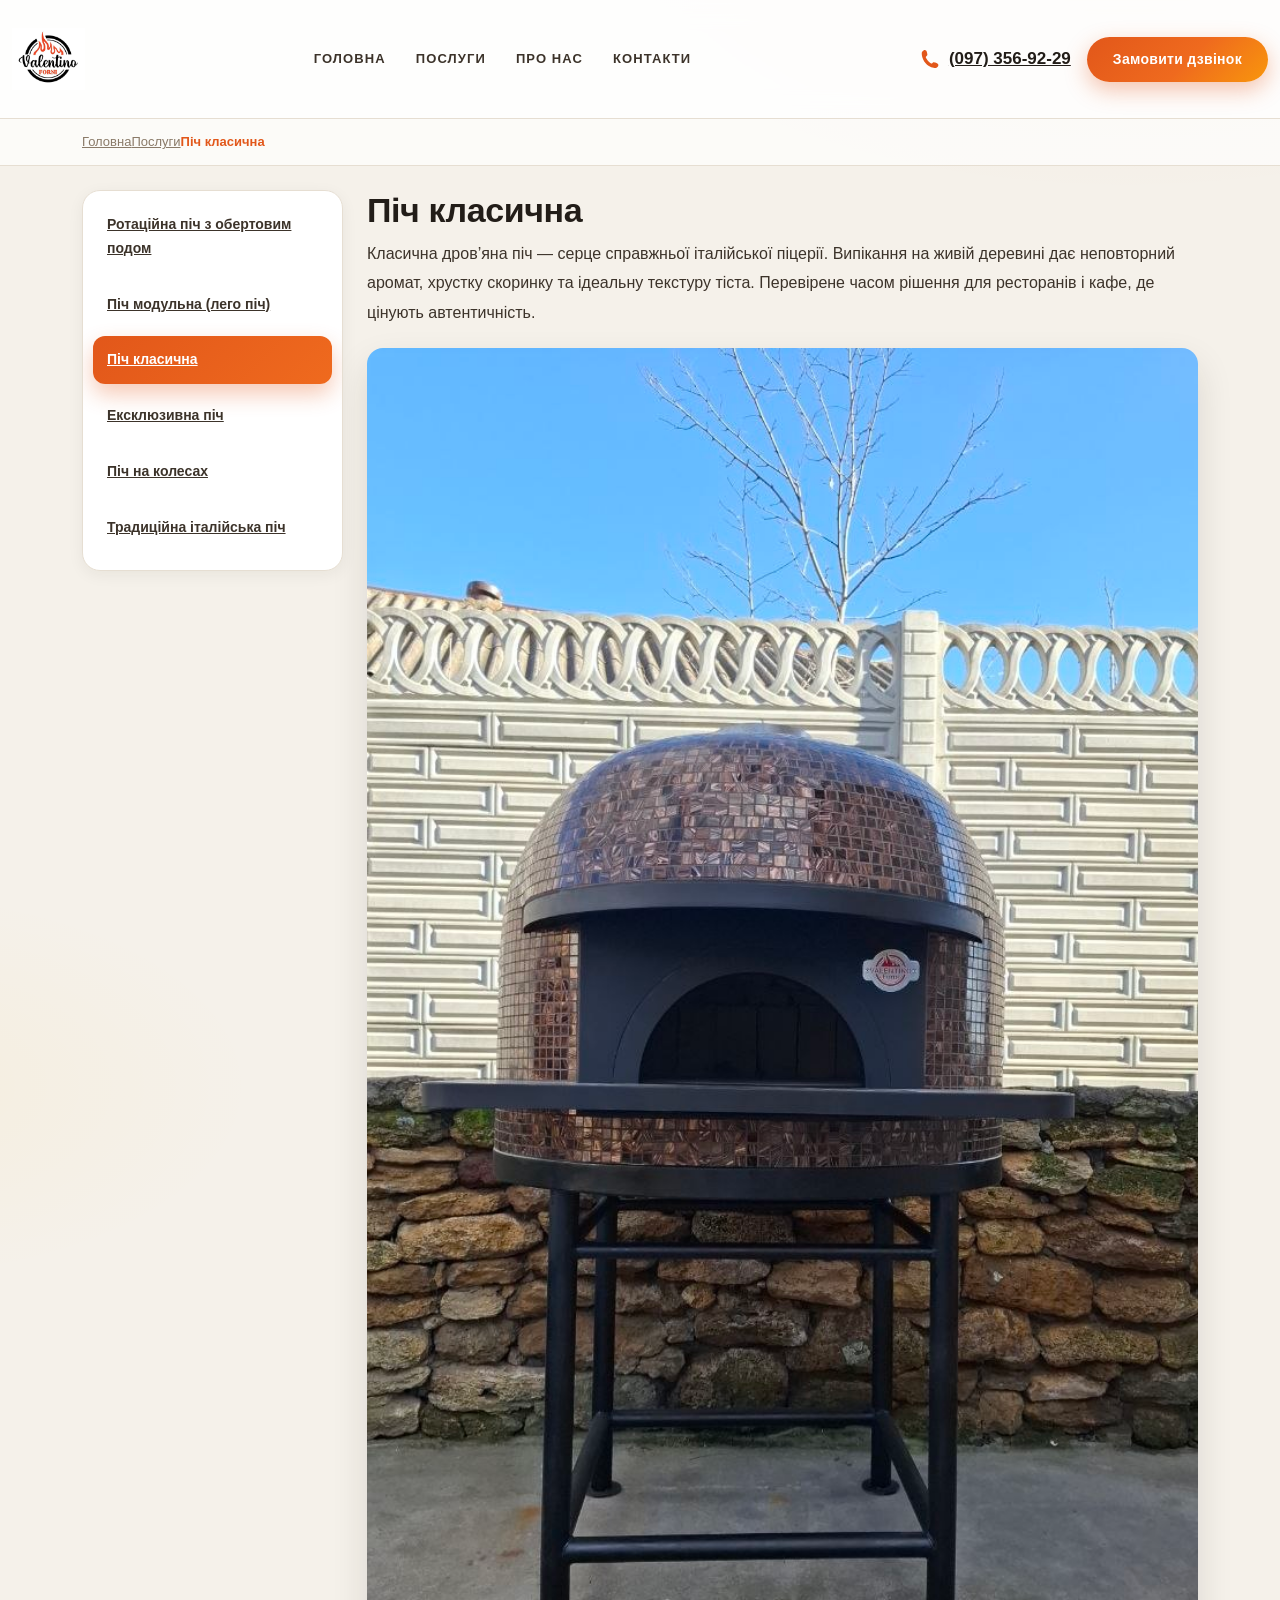
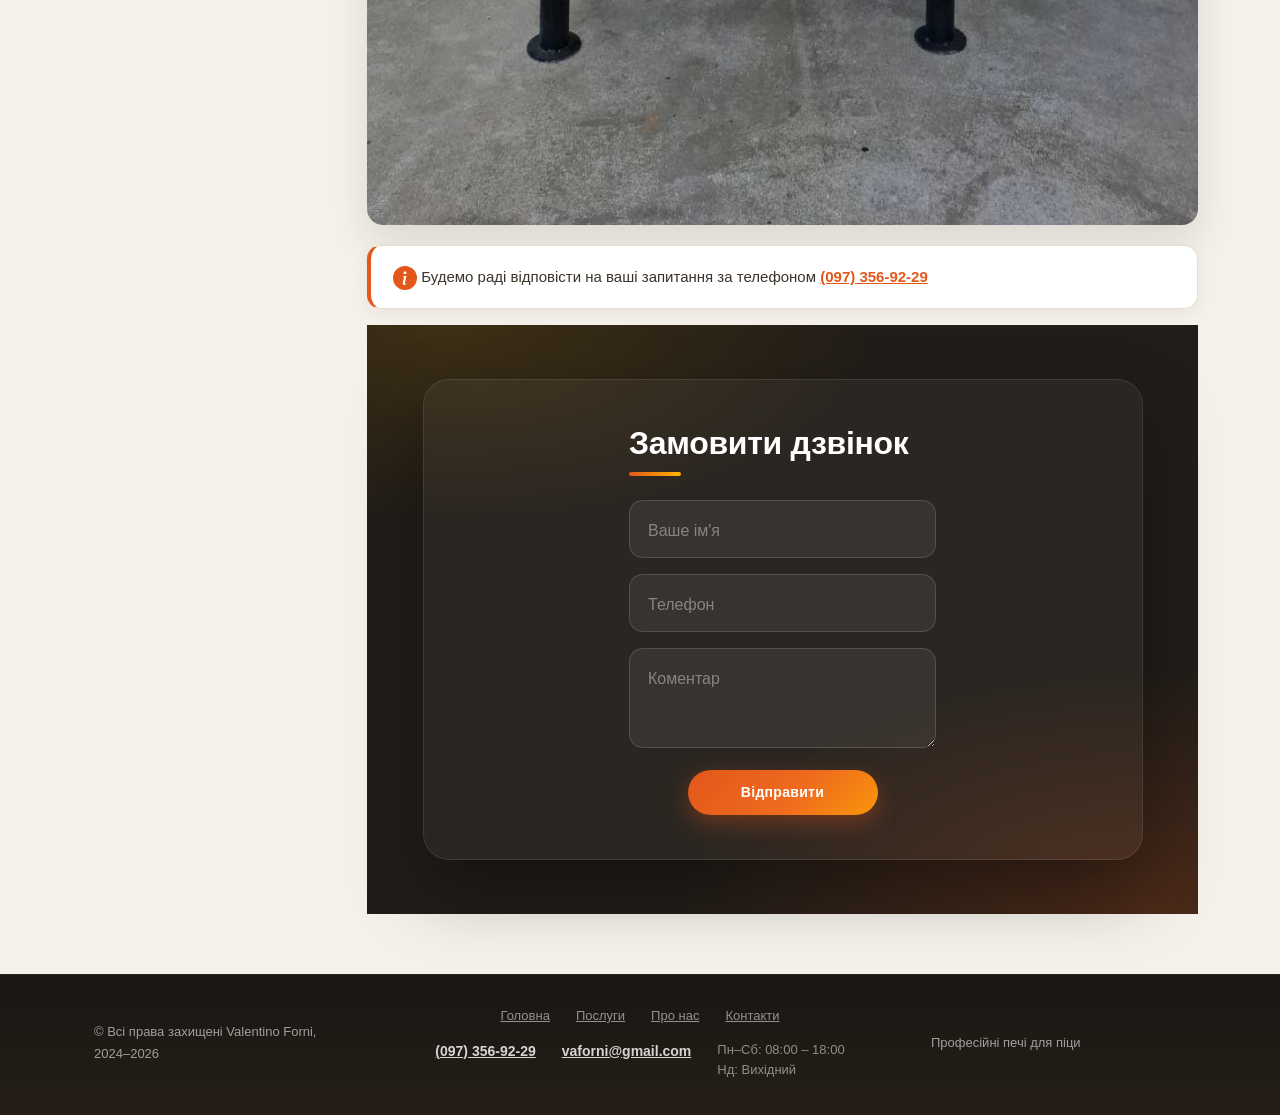
<file: klasichna.html>
<!DOCTYPE html>
<html dir="ltr" lang="uk">
<head>
<meta charset="UTF-8">
<meta name="viewport" content="width=device-width, initial-scale=1">
<title>Піч класична | Valentino Forni</title>
<link href="assets/bootstrap.min.css" rel="stylesheet">
<link href="assets/theme.css" rel="stylesheet">
</head>
<body>
<header class="d-none d-lg-block">
  <div class="container">
    <div class="d-flex flex-wrap align-items-center justify-content-between py-3">
      <a href="index.html" class="d-flex align-items-center text-dark text-decoration-none" title="Valentino Forni">
        <img src="assets/logo.jpg" alt="Valentino Forni" class="brand-logo">
      </a>
      <ul class="nav">
        <li><a href="index.html" class="nav-link px-2 link-dark">Головна</a></li>
        <li><a href="index.html#services" class="nav-link px-2 link-dark">Послуги</a></li>
        <li><a href="about.html" class="nav-link px-2 link-dark">Про нас</a></li>
        <li><a href="index.html#contact" class="nav-link px-2 link-dark">Контакти</a></li>
      </ul>
      <div class="d-flex align-items-center gap-3">
        <a href="tel:(097) 356-92-29"><svg xmlns="http://www.w3.org/2000/svg" height="18" viewBox="0 0 100 100" enable-background="new 0 0 100 100"><path d="M90.1,75.1l-0.5-1c-1.4-3.3-18.6-8.3-20-8.4l-1.1,0.1c-2.1,0.4-4.4,2.3-8.9,6.2c-0.9,0.8-2.1,1-3.2,0.4c-5.9-3.3-13.1-9.9-16.7-13.9c-3.9-4.3-8.6-11.4-10.8-17.1c-0.4-1.1,0-2.3,0.8-3.1c5.1-4.6,7.3-6.8,7.5-9.2c0.1-1.4-2.9-19.1-6-20.8l-0.9-0.6c-2-1.3-5-3.2-8.3-2.5c-0.8,0.2-1.6,0.5-2.3,0.9C17.5,7.5,12,11.3,9.5,16.2C8,19.3,7.3,47.4,28.3,71.1c20.8,23.5,46.5,24.5,50.3,23.7l0.1,0l0.3-0.1c5.2-1.9,9.6-6.8,11.3-8.9C93.4,82.1,91.3,77.6,90.1,75.1z" fill="currentColor"/></svg>(097) 356-92-29</a>
        <a href="index.html#contact" class="btn btn-primary">Замовити дзвінок</a>
      </div>
    </div>
  </div>
</header>
<div id="header-mobile" class="d-block d-lg-none">
  <div class="container">
    <div class="row d-flex align-items-center py-2">
      <div class="col-3">
        <button class="btn btn-link" data-bs-toggle="offcanvas" href="#mobileMenu" role="button" aria-controls="mobileMenu"><svg width="20" height="20" viewBox="0 0 20 20" xmlns="http://www.w3.org/2000/svg" fill="none"><path fill="#000" fill-rule="evenodd" d="M19 4a1 1 0 01-1 1H2a1 1 0 010-2h16a1 1 0 011 1zm0 6a1 1 0 01-1 1H2a1 1 0 110-2h16a1 1 0 011 1zm-1 7a1 1 0 100-2H2a1 1 0 100 2h16z"/></svg></button>
      </div>
      <div class="col-6 text-center">
        <a href="index.html" title="Valentino Forni">
          <img src="assets/logo.jpg" alt="Valentino Forni" class="brand-logo">
        </a>
      </div>
      <div class="col-3 text-end">
        <a href="tel:(097) 356-92-29"><svg xmlns="http://www.w3.org/2000/svg" height="18" viewBox="0 0 100 100" enable-background="new 0 0 100 100"><path d="M90.1,75.1l-0.5-1c-1.4-3.3-18.6-8.3-20-8.4l-1.1,0.1c-2.1,0.4-4.4,2.3-8.9,6.2c-0.9,0.8-2.1,1-3.2,0.4c-5.9-3.3-13.1-9.9-16.7-13.9c-3.9-4.3-8.6-11.4-10.8-17.1c-0.4-1.1,0-2.3,0.8-3.1c5.1-4.6,7.3-6.8,7.5-9.2c0.1-1.4-2.9-19.1-6-20.8l-0.9-0.6c-2-1.3-5-3.2-8.3-2.5c-0.8,0.2-1.6,0.5-2.3,0.9C17.5,7.5,12,11.3,9.5,16.2C8,19.3,7.3,47.4,28.3,71.1c20.8,23.5,46.5,24.5,50.3,23.7l0.1,0l0.3-0.1c5.2-1.9,9.6-6.8,11.3-8.9C93.4,82.1,91.3,77.6,90.1,75.1z" fill="currentColor"/></svg></a>
      </div>
    </div>
  </div>
</div>
<div class="offcanvas offcanvas-start" tabindex="-1" id="mobileMenu" aria-labelledby="mobileMenuLabel">
  <div class="offcanvas-header">
    <a href="index.html" title="Valentino Forni">
      <img src="assets/logo.jpg" alt="Valentino Forni" class="brand-logo">
    </a>
    <button type="button" class="btn-close" data-bs-dismiss="offcanvas" aria-label="Закрити"></button>
  </div>
  <div class="offcanvas-body">
    <ul class="nav flex-column">
      <li class="nav-item"><a href="index.html" class="nav-link px-2">Головна</a></li>
      <li class="nav-item"><a href="index.html#services" class="nav-link px-2">Послуги</a></li>
      <li class="nav-item"><a href="about.html" class="nav-link px-2">Про нас</a></li>
      <li class="nav-item"><a href="index.html#contact" class="nav-link px-2">Контакти</a></li>
    </ul>
    <div class="mt-4 mb-2">
      <div class="offcanvas-section-title">Каталог печей</div>
    </div>
    <ul class="nav flex-column">
      <li class="nav-item"><a href="rotacijna.html" class="nav-link px-2 nav-sub">Ротаційна піч з обертовим подом</a></li>
      <li class="nav-item"><a href="modulna.html" class="nav-link px-2 nav-sub">Піч модульна (лего піч)</a></li>
      <li class="nav-item"><a href="klasichna.html" class="nav-link px-2 nav-sub">Піч класична</a></li>
      <li class="nav-item"><a href="ekskluzivna.html" class="nav-link px-2 nav-sub">Ексклюзивна піч</a></li>
      <li class="nav-item"><a href="kolesa.html" class="nav-link px-2 nav-sub">Піч на колесах</a></li>
      <li class="nav-item"><a href="tradicijna.html" class="nav-link px-2 nav-sub">Традиційна італійська піч</a></li>
    </ul>
    <div class="mt-4">
      <a href="index.html#contact" class="btn btn-primary w-100 mb-3">Замовити дзвінок</a>
      <a href="tel:(097) 356-92-29"><svg xmlns="http://www.w3.org/2000/svg" height="18" viewBox="0 0 100 100" enable-background="new 0 0 100 100"><path d="M90.1,75.1l-0.5-1c-1.4-3.3-18.6-8.3-20-8.4l-1.1,0.1c-2.1,0.4-4.4,2.3-8.9,6.2c-0.9,0.8-2.1,1-3.2,0.4c-5.9-3.3-13.1-9.9-16.7-13.9c-3.9-4.3-8.6-11.4-10.8-17.1c-0.4-1.1,0-2.3,0.8-3.1c5.1-4.6,7.3-6.8,7.5-9.2c0.1-1.4-2.9-19.1-6-20.8l-0.9-0.6c-2-1.3-5-3.2-8.3-2.5c-0.8,0.2-1.6,0.5-2.3,0.9C17.5,7.5,12,11.3,9.5,16.2C8,19.3,7.3,47.4,28.3,71.1c20.8,23.5,46.5,24.5,50.3,23.7l0.1,0l0.3-0.1c5.2-1.9,9.6-6.8,11.3-8.9C93.4,82.1,91.3,77.6,90.1,75.1z" fill="currentColor"/></svg>(097) 356-92-29</a>
    </div>
  </div>
</div>

<div class="breadcrumb-bg">
  <div class="container">
    <ul class="breadcrumb">
      <li><a href="index.html">Головна</a></li>
      <li><a href="index.html#services">Послуги</a></li>
      <li>Піч класична</li>
    </ul>
  </div>
</div>
<div class="container">
  <div id="service-page">
    <div class="row">
<aside id="column-left" class="col-lg-3 d-none d-lg-block">
  <ul class="list-unstyled category-navigation">
    <li class="main-category mb-2"><a href="rotacijna.html">Ротаційна піч з обертовим подом</a></li>
    <li class="main-category mb-2"><a href="modulna.html">Піч модульна (лего піч)</a></li>
    <li class="main-category mb-2"><a href="klasichna.html" class="active">Піч класична</a></li>
    <li class="main-category mb-2"><a href="ekskluzivna.html">Ексклюзивна піч</a></li>
    <li class="main-category mb-2"><a href="kolesa.html">Піч на колесах</a></li>
    <li class="main-category mb-2"><a href="tradicijna.html">Традиційна італійська піч</a></li>
  </ul>
</aside>
      <div id="content" class="col-12 col-lg-9">
        <h1>Піч класична</h1>
        <div class="category-desc">
          <p>Класична дров’яна піч — серце справжньої італійської піцерії. Випікання на живій деревині дає неповторний аромат, хрустку скоринку та ідеальну текстуру тіста. Перевірене часом рішення для ресторанів і кафе, де цінують автентичність.</p>
      <img class="img-main" src="assets/klasichna-1.jpg" alt="Піч класична" loading="lazy">
        </div>
        <div class="alert alert-info" role="alert"><svg xmlns="http://www.w3.org/2000/svg" width="24" height="24" viewBox="0 0 16 16" fill="currentColor"><path d="M8 16A8 8 0 1 0 8 0a8 8 0 0 0 0 16zm.93-9.412-1 4.705c-.07.34.029.533.304.533.194 0 .487-.07.686-.246l-.088.416c-.287.346-.92.598-1.465.598-.703 0-1.002-.422-.808-1.319l.738-3.468c.064-.293.006-.399-.287-.47l-.451-.081.082-.381 2.29-.287zM8 5.5a1 1 0 1 1 0-2 1 1 0 0 1 0 2z"/></svg>
          <span class="alert-text">Будемо раді відповісти на ваші запитання за телефоном <a href="tel:(097) 356-92-29">(097) 356-92-29</a></span>
        </div>
<section class="form" id="contact">
  <div class="container">
    <div class="row">
      <div class="col-12">
        <form class="border p-5" action="#" method="POST" onsubmit="return vfSubmit(this)">
          <div class="row justify-content-md-center">
            <div class="col-12 col-lg-6">
              <h2 class="mb-4">Замовити дзвінок</h2>
              <div class="form-floating mb-3">
                <input type="text" name="name" class="form-control" id="floatingName" placeholder="Ваше ім'я">
                <label for="floatingName">Ваше ім'я</label>
              </div>
              <div class="form-floating mb-3">
                <input type="tel" name="tel" class="form-control" id="floatingTelephone" placeholder="(097) 000-00-00">
                <label for="floatingTelephone">Телефон</label>
              </div>
              <div class="form-floating mb-3">
                <textarea name="comment" class="form-control" placeholder="Коментар" id="floatingTextarea" style="height: 100px"></textarea>
                <label for="floatingTextarea">Коментар</label>
              </div>
              <div class="text-center">
                <button type="submit" class="btn btn-primary">Відправити</button>
              </div>
            </div>
          </div>
        </form>
      </div>
    </div>
  </div>
</section>

      </div>
    </div>
  </div>
</div>
<footer>
  <div class="py-3">
    <div class="container">
      <div class="row">
        <div class="col-lg-3 text-center text-lg-start">
          © Всі права захищені Valentino Forni, 2024–2026
        </div>
        <div class="col-lg-6">
          <ul class="footer-links">
            <li><a href="index.html">Головна</a></li>
            <li><a href="index.html#services">Послуги</a></li>
            <li><a href="about.html">Про нас</a></li>
            <li><a href="index.html#contact">Контакти</a></li>
          </ul>
          <ul class="link-list contact-list list-unstyled">
            <li><a href="tel:(097) 356-92-29 ">(097) 356-92-29</a></li>
            <li><a href="mailto:vaforni@gmail.com">vaforni@gmail.com</a></li>
            <li class="schedule">Пн–Сб: 08:00 – 18:00<br>Нд: Вихідний</li>
          </ul>
        </div>
        <div class="col-lg-3 text-center text-lg-start">
          Професійні печі для піци
        </div>
      </div>
    </div>
  </div>
</footer>

<script src="assets/bootstrap.bundle.min.js"></script>

<script>
  var TF_FORM_URL = 'https://script.google.com/macros/s/AKfycby5KfdqXEx4rwO4S26mX33MAt8G6FL_i1oKzSxp4FCcs2X5WuPtCJ4MwdRuHOpArHtcbg/exec';
  function vfSubmit(form) {
    var name = form.name.value.trim();
    var tel = form.tel.value.trim();
    var comment = (form.comment ? form.comment.value : '').trim();
    if (!name || !tel) {
      alert('Будь ласка, вкажіть ім’я та телефон.');
      return false;
    }
    fetch(TF_FORM_URL, {
      method: 'POST',
      headers: { 'Content-Type': 'text/plain' },
      body: JSON.stringify({ name: name, tel: tel, comment: comment })
    }).catch(function () {});
    form.innerHTML =
      '<div class="success-box">' +
        '<div class="icon"><svg viewBox="0 0 24 24" fill="none" xmlns="http://www.w3.org/2000/svg"><path d="M20 6L9 17l-5-5" stroke="#fff" stroke-width="2.4" stroke-linecap="round" stroke-linejoin="round"/></svg></div>' +
        '<h3>Дякуємо, ' + name + '!</h3>' +
        '<p>Ми зателефонуємо вам найближчим часом.</p>' +
      '</div>';
    return false;
  }
</script>

</body>
</html>
</file>
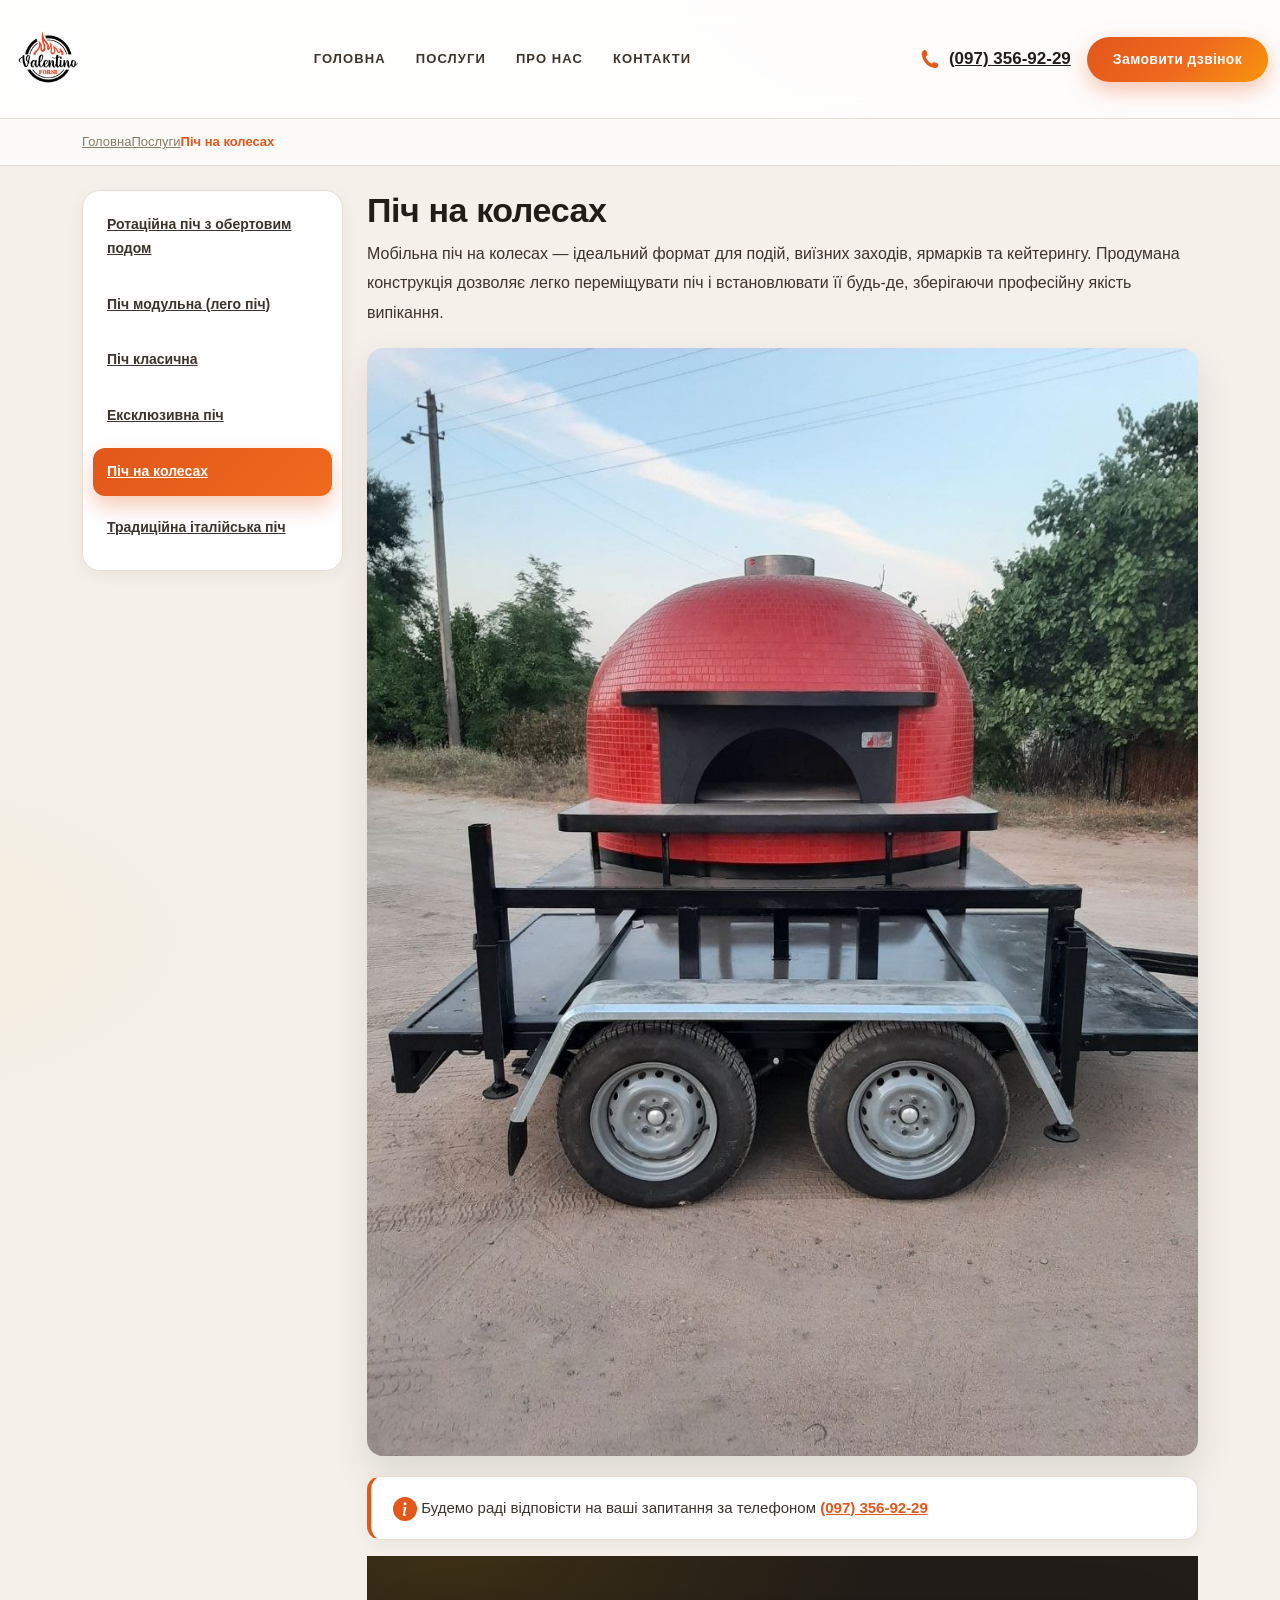
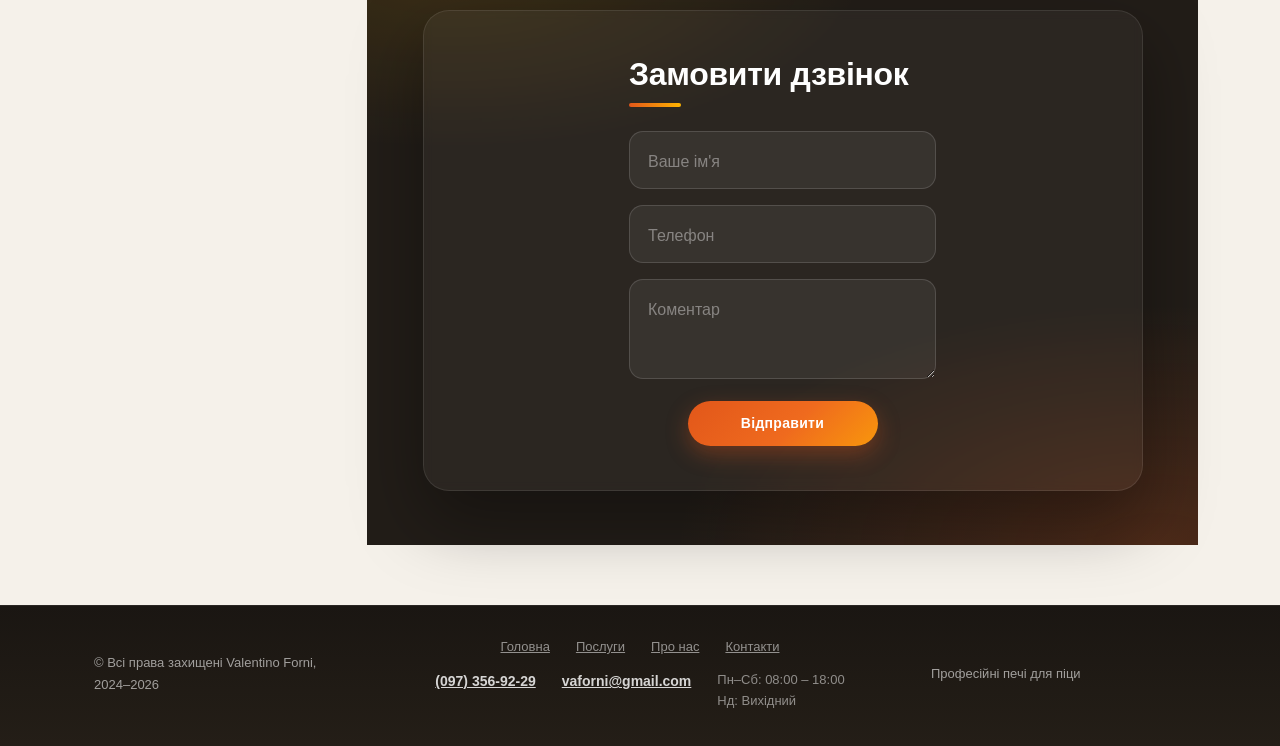
<file: kolesa.html>
<!DOCTYPE html>
<html dir="ltr" lang="uk">
<head>
<meta charset="UTF-8">
<meta name="viewport" content="width=device-width, initial-scale=1">
<title>Піч на колесах | Valentino Forni</title>
<link href="assets/bootstrap.min.css" rel="stylesheet">
<link href="assets/theme.css" rel="stylesheet">
</head>
<body>
<header class="d-none d-lg-block">
  <div class="container">
    <div class="d-flex flex-wrap align-items-center justify-content-between py-3">
      <a href="index.html" class="d-flex align-items-center text-dark text-decoration-none" title="Valentino Forni">
        <img src="assets/logo.jpg" alt="Valentino Forni" class="brand-logo">
      </a>
      <ul class="nav">
        <li><a href="index.html" class="nav-link px-2 link-dark">Головна</a></li>
        <li><a href="index.html#services" class="nav-link px-2 link-dark">Послуги</a></li>
        <li><a href="about.html" class="nav-link px-2 link-dark">Про нас</a></li>
        <li><a href="index.html#contact" class="nav-link px-2 link-dark">Контакти</a></li>
      </ul>
      <div class="d-flex align-items-center gap-3">
        <a href="tel:(097) 356-92-29"><svg xmlns="http://www.w3.org/2000/svg" height="18" viewBox="0 0 100 100" enable-background="new 0 0 100 100"><path d="M90.1,75.1l-0.5-1c-1.4-3.3-18.6-8.3-20-8.4l-1.1,0.1c-2.1,0.4-4.4,2.3-8.9,6.2c-0.9,0.8-2.1,1-3.2,0.4c-5.9-3.3-13.1-9.9-16.7-13.9c-3.9-4.3-8.6-11.4-10.8-17.1c-0.4-1.1,0-2.3,0.8-3.1c5.1-4.6,7.3-6.8,7.5-9.2c0.1-1.4-2.9-19.1-6-20.8l-0.9-0.6c-2-1.3-5-3.2-8.3-2.5c-0.8,0.2-1.6,0.5-2.3,0.9C17.5,7.5,12,11.3,9.5,16.2C8,19.3,7.3,47.4,28.3,71.1c20.8,23.5,46.5,24.5,50.3,23.7l0.1,0l0.3-0.1c5.2-1.9,9.6-6.8,11.3-8.9C93.4,82.1,91.3,77.6,90.1,75.1z" fill="currentColor"/></svg>(097) 356-92-29</a>
        <a href="index.html#contact" class="btn btn-primary">Замовити дзвінок</a>
      </div>
    </div>
  </div>
</header>
<div id="header-mobile" class="d-block d-lg-none">
  <div class="container">
    <div class="row d-flex align-items-center py-2">
      <div class="col-3">
        <button class="btn btn-link" data-bs-toggle="offcanvas" href="#mobileMenu" role="button" aria-controls="mobileMenu"><svg width="20" height="20" viewBox="0 0 20 20" xmlns="http://www.w3.org/2000/svg" fill="none"><path fill="#000" fill-rule="evenodd" d="M19 4a1 1 0 01-1 1H2a1 1 0 010-2h16a1 1 0 011 1zm0 6a1 1 0 01-1 1H2a1 1 0 110-2h16a1 1 0 011 1zm-1 7a1 1 0 100-2H2a1 1 0 100 2h16z"/></svg></button>
      </div>
      <div class="col-6 text-center">
        <a href="index.html" title="Valentino Forni">
          <img src="assets/logo.jpg" alt="Valentino Forni" class="brand-logo">
        </a>
      </div>
      <div class="col-3 text-end">
        <a href="tel:(097) 356-92-29"><svg xmlns="http://www.w3.org/2000/svg" height="18" viewBox="0 0 100 100" enable-background="new 0 0 100 100"><path d="M90.1,75.1l-0.5-1c-1.4-3.3-18.6-8.3-20-8.4l-1.1,0.1c-2.1,0.4-4.4,2.3-8.9,6.2c-0.9,0.8-2.1,1-3.2,0.4c-5.9-3.3-13.1-9.9-16.7-13.9c-3.9-4.3-8.6-11.4-10.8-17.1c-0.4-1.1,0-2.3,0.8-3.1c5.1-4.6,7.3-6.8,7.5-9.2c0.1-1.4-2.9-19.1-6-20.8l-0.9-0.6c-2-1.3-5-3.2-8.3-2.5c-0.8,0.2-1.6,0.5-2.3,0.9C17.5,7.5,12,11.3,9.5,16.2C8,19.3,7.3,47.4,28.3,71.1c20.8,23.5,46.5,24.5,50.3,23.7l0.1,0l0.3-0.1c5.2-1.9,9.6-6.8,11.3-8.9C93.4,82.1,91.3,77.6,90.1,75.1z" fill="currentColor"/></svg></a>
      </div>
    </div>
  </div>
</div>
<div class="offcanvas offcanvas-start" tabindex="-1" id="mobileMenu" aria-labelledby="mobileMenuLabel">
  <div class="offcanvas-header">
    <a href="index.html" title="Valentino Forni">
      <img src="assets/logo.jpg" alt="Valentino Forni" class="brand-logo">
    </a>
    <button type="button" class="btn-close" data-bs-dismiss="offcanvas" aria-label="Закрити"></button>
  </div>
  <div class="offcanvas-body">
    <ul class="nav flex-column">
      <li class="nav-item"><a href="index.html" class="nav-link px-2">Головна</a></li>
      <li class="nav-item"><a href="index.html#services" class="nav-link px-2">Послуги</a></li>
      <li class="nav-item"><a href="about.html" class="nav-link px-2">Про нас</a></li>
      <li class="nav-item"><a href="index.html#contact" class="nav-link px-2">Контакти</a></li>
    </ul>
    <div class="mt-4 mb-2">
      <div class="offcanvas-section-title">Каталог печей</div>
    </div>
    <ul class="nav flex-column">
      <li class="nav-item"><a href="rotacijna.html" class="nav-link px-2 nav-sub">Ротаційна піч з обертовим подом</a></li>
      <li class="nav-item"><a href="modulna.html" class="nav-link px-2 nav-sub">Піч модульна (лего піч)</a></li>
      <li class="nav-item"><a href="klasichna.html" class="nav-link px-2 nav-sub">Піч класична</a></li>
      <li class="nav-item"><a href="ekskluzivna.html" class="nav-link px-2 nav-sub">Ексклюзивна піч</a></li>
      <li class="nav-item"><a href="kolesa.html" class="nav-link px-2 nav-sub">Піч на колесах</a></li>
      <li class="nav-item"><a href="tradicijna.html" class="nav-link px-2 nav-sub">Традиційна італійська піч</a></li>
    </ul>
    <div class="mt-4">
      <a href="index.html#contact" class="btn btn-primary w-100 mb-3">Замовити дзвінок</a>
      <a href="tel:(097) 356-92-29"><svg xmlns="http://www.w3.org/2000/svg" height="18" viewBox="0 0 100 100" enable-background="new 0 0 100 100"><path d="M90.1,75.1l-0.5-1c-1.4-3.3-18.6-8.3-20-8.4l-1.1,0.1c-2.1,0.4-4.4,2.3-8.9,6.2c-0.9,0.8-2.1,1-3.2,0.4c-5.9-3.3-13.1-9.9-16.7-13.9c-3.9-4.3-8.6-11.4-10.8-17.1c-0.4-1.1,0-2.3,0.8-3.1c5.1-4.6,7.3-6.8,7.5-9.2c0.1-1.4-2.9-19.1-6-20.8l-0.9-0.6c-2-1.3-5-3.2-8.3-2.5c-0.8,0.2-1.6,0.5-2.3,0.9C17.5,7.5,12,11.3,9.5,16.2C8,19.3,7.3,47.4,28.3,71.1c20.8,23.5,46.5,24.5,50.3,23.7l0.1,0l0.3-0.1c5.2-1.9,9.6-6.8,11.3-8.9C93.4,82.1,91.3,77.6,90.1,75.1z" fill="currentColor"/></svg>(097) 356-92-29</a>
    </div>
  </div>
</div>

<div class="breadcrumb-bg">
  <div class="container">
    <ul class="breadcrumb">
      <li><a href="index.html">Головна</a></li>
      <li><a href="index.html#services">Послуги</a></li>
      <li>Піч на колесах</li>
    </ul>
  </div>
</div>
<div class="container">
  <div id="service-page">
    <div class="row">
<aside id="column-left" class="col-lg-3 d-none d-lg-block">
  <ul class="list-unstyled category-navigation">
    <li class="main-category mb-2"><a href="rotacijna.html">Ротаційна піч з обертовим подом</a></li>
    <li class="main-category mb-2"><a href="modulna.html">Піч модульна (лего піч)</a></li>
    <li class="main-category mb-2"><a href="klasichna.html">Піч класична</a></li>
    <li class="main-category mb-2"><a href="ekskluzivna.html">Ексклюзивна піч</a></li>
    <li class="main-category mb-2"><a href="kolesa.html" class="active">Піч на колесах</a></li>
    <li class="main-category mb-2"><a href="tradicijna.html">Традиційна італійська піч</a></li>
  </ul>
</aside>
      <div id="content" class="col-12 col-lg-9">
        <h1>Піч на колесах</h1>
        <div class="category-desc">
          <p>Мобільна піч на колесах — ідеальний формат для подій, виїзних заходів, ярмарків та кейтерингу. Продумана конструкція дозволяє легко переміщувати піч і встановлювати її будь-де, зберігаючи професійну якість випікання.</p>
      <img class="img-main" src="assets/kolesa-1.jpg" alt="Піч на колесах" loading="lazy">
        </div>
        <div class="alert alert-info" role="alert"><svg xmlns="http://www.w3.org/2000/svg" width="24" height="24" viewBox="0 0 16 16" fill="currentColor"><path d="M8 16A8 8 0 1 0 8 0a8 8 0 0 0 0 16zm.93-9.412-1 4.705c-.07.34.029.533.304.533.194 0 .487-.07.686-.246l-.088.416c-.287.346-.92.598-1.465.598-.703 0-1.002-.422-.808-1.319l.738-3.468c.064-.293.006-.399-.287-.47l-.451-.081.082-.381 2.29-.287zM8 5.5a1 1 0 1 1 0-2 1 1 0 0 1 0 2z"/></svg>
          <span class="alert-text">Будемо раді відповісти на ваші запитання за телефоном <a href="tel:(097) 356-92-29">(097) 356-92-29</a></span>
        </div>
<section class="form" id="contact">
  <div class="container">
    <div class="row">
      <div class="col-12">
        <form class="border p-5" action="#" method="POST" onsubmit="return vfSubmit(this)">
          <div class="row justify-content-md-center">
            <div class="col-12 col-lg-6">
              <h2 class="mb-4">Замовити дзвінок</h2>
              <div class="form-floating mb-3">
                <input type="text" name="name" class="form-control" id="floatingName" placeholder="Ваше ім'я">
                <label for="floatingName">Ваше ім'я</label>
              </div>
              <div class="form-floating mb-3">
                <input type="tel" name="tel" class="form-control" id="floatingTelephone" placeholder="(097) 000-00-00">
                <label for="floatingTelephone">Телефон</label>
              </div>
              <div class="form-floating mb-3">
                <textarea name="comment" class="form-control" placeholder="Коментар" id="floatingTextarea" style="height: 100px"></textarea>
                <label for="floatingTextarea">Коментар</label>
              </div>
              <div class="text-center">
                <button type="submit" class="btn btn-primary">Відправити</button>
              </div>
            </div>
          </div>
        </form>
      </div>
    </div>
  </div>
</section>

      </div>
    </div>
  </div>
</div>
<footer>
  <div class="py-3">
    <div class="container">
      <div class="row">
        <div class="col-lg-3 text-center text-lg-start">
          © Всі права захищені Valentino Forni, 2024–2026
        </div>
        <div class="col-lg-6">
          <ul class="footer-links">
            <li><a href="index.html">Головна</a></li>
            <li><a href="index.html#services">Послуги</a></li>
            <li><a href="about.html">Про нас</a></li>
            <li><a href="index.html#contact">Контакти</a></li>
          </ul>
          <ul class="link-list contact-list list-unstyled">
            <li><a href="tel:(097) 356-92-29 ">(097) 356-92-29</a></li>
            <li><a href="mailto:vaforni@gmail.com">vaforni@gmail.com</a></li>
            <li class="schedule">Пн–Сб: 08:00 – 18:00<br>Нд: Вихідний</li>
          </ul>
        </div>
        <div class="col-lg-3 text-center text-lg-start">
          Професійні печі для піци
        </div>
      </div>
    </div>
  </div>
</footer>

<script src="assets/bootstrap.bundle.min.js"></script>

<script>
  var TF_FORM_URL = 'https://script.google.com/macros/s/AKfycby5KfdqXEx4rwO4S26mX33MAt8G6FL_i1oKzSxp4FCcs2X5WuPtCJ4MwdRuHOpArHtcbg/exec';
  function vfSubmit(form) {
    var name = form.name.value.trim();
    var tel = form.tel.value.trim();
    var comment = (form.comment ? form.comment.value : '').trim();
    if (!name || !tel) {
      alert('Будь ласка, вкажіть ім’я та телефон.');
      return false;
    }
    fetch(TF_FORM_URL, {
      method: 'POST',
      headers: { 'Content-Type': 'text/plain' },
      body: JSON.stringify({ name: name, tel: tel, comment: comment })
    }).catch(function () {});
    form.innerHTML =
      '<div class="success-box">' +
        '<div class="icon"><svg viewBox="0 0 24 24" fill="none" xmlns="http://www.w3.org/2000/svg"><path d="M20 6L9 17l-5-5" stroke="#fff" stroke-width="2.4" stroke-linecap="round" stroke-linejoin="round"/></svg></div>' +
        '<h3>Дякуємо, ' + name + '!</h3>' +
        '<p>Ми зателефонуємо вам найближчим часом.</p>' +
      '</div>';
    return false;
  }
</script>

</body>
</html>
</file>
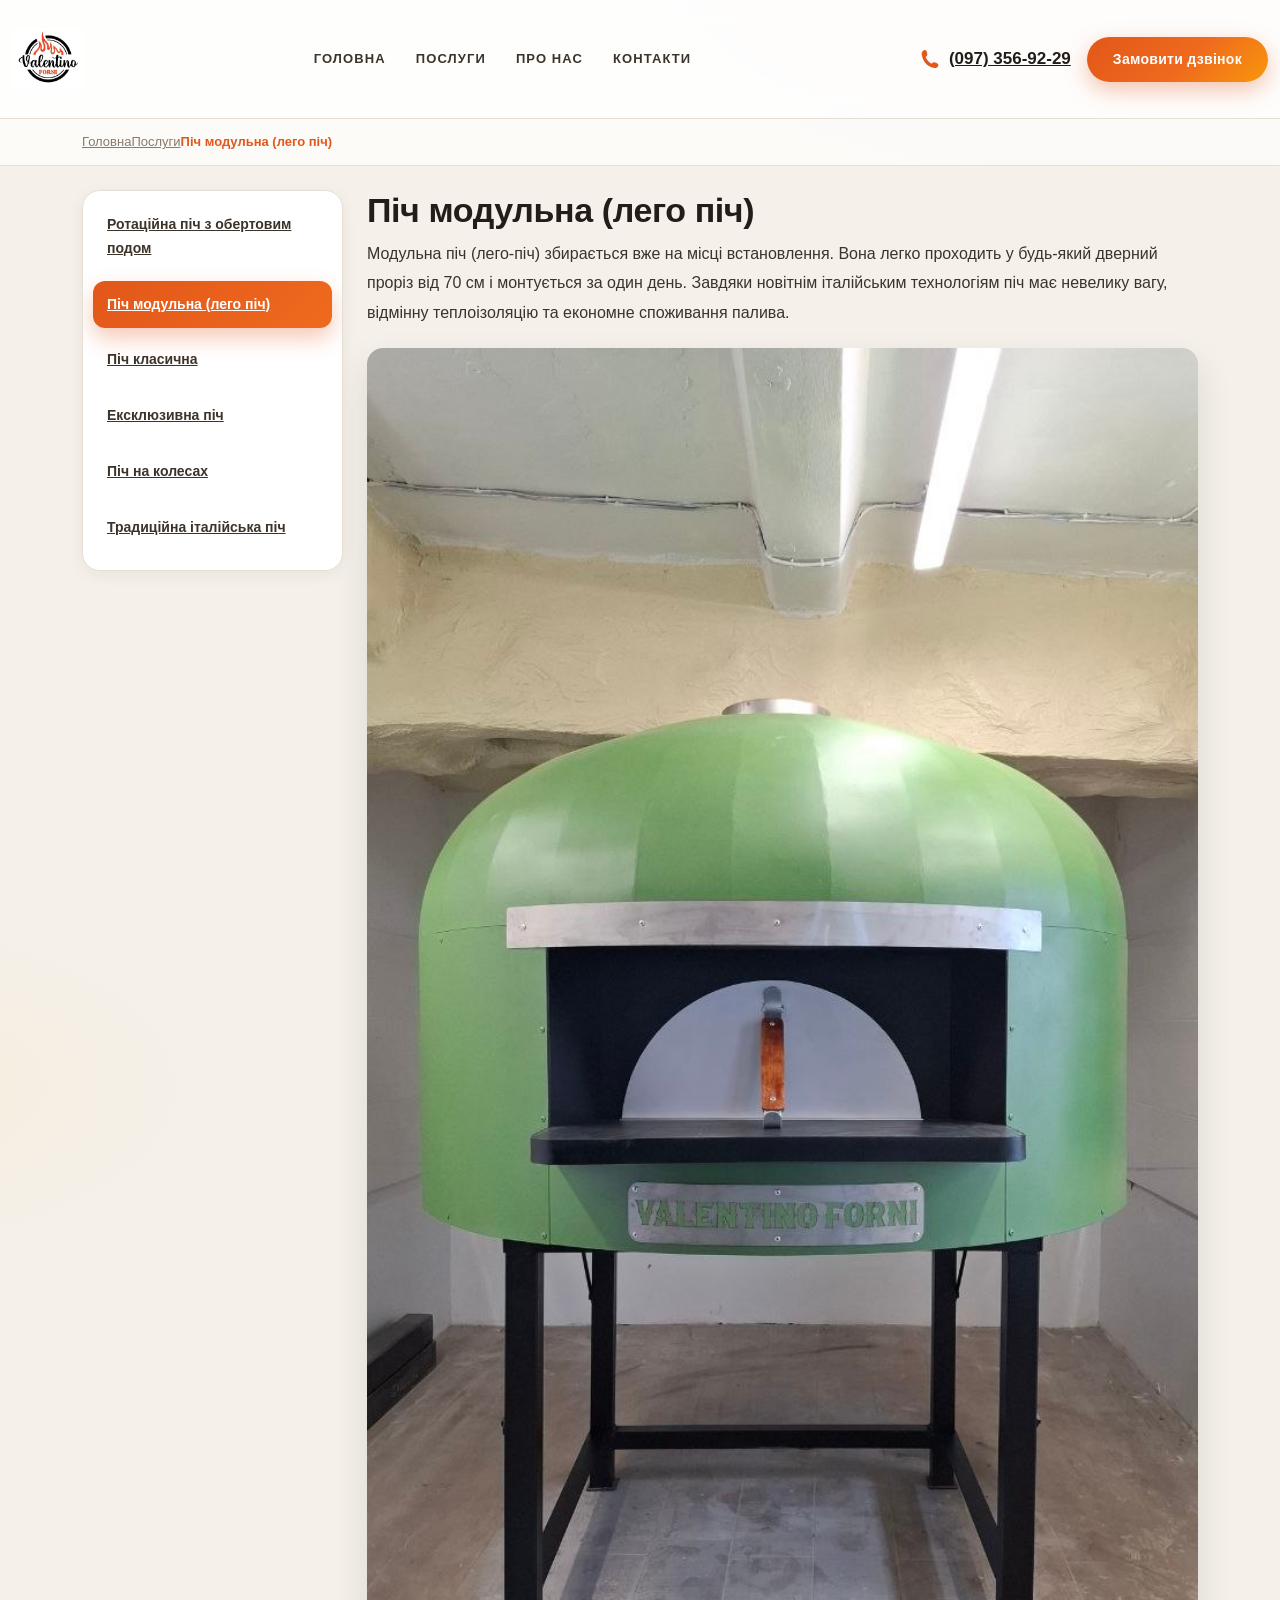
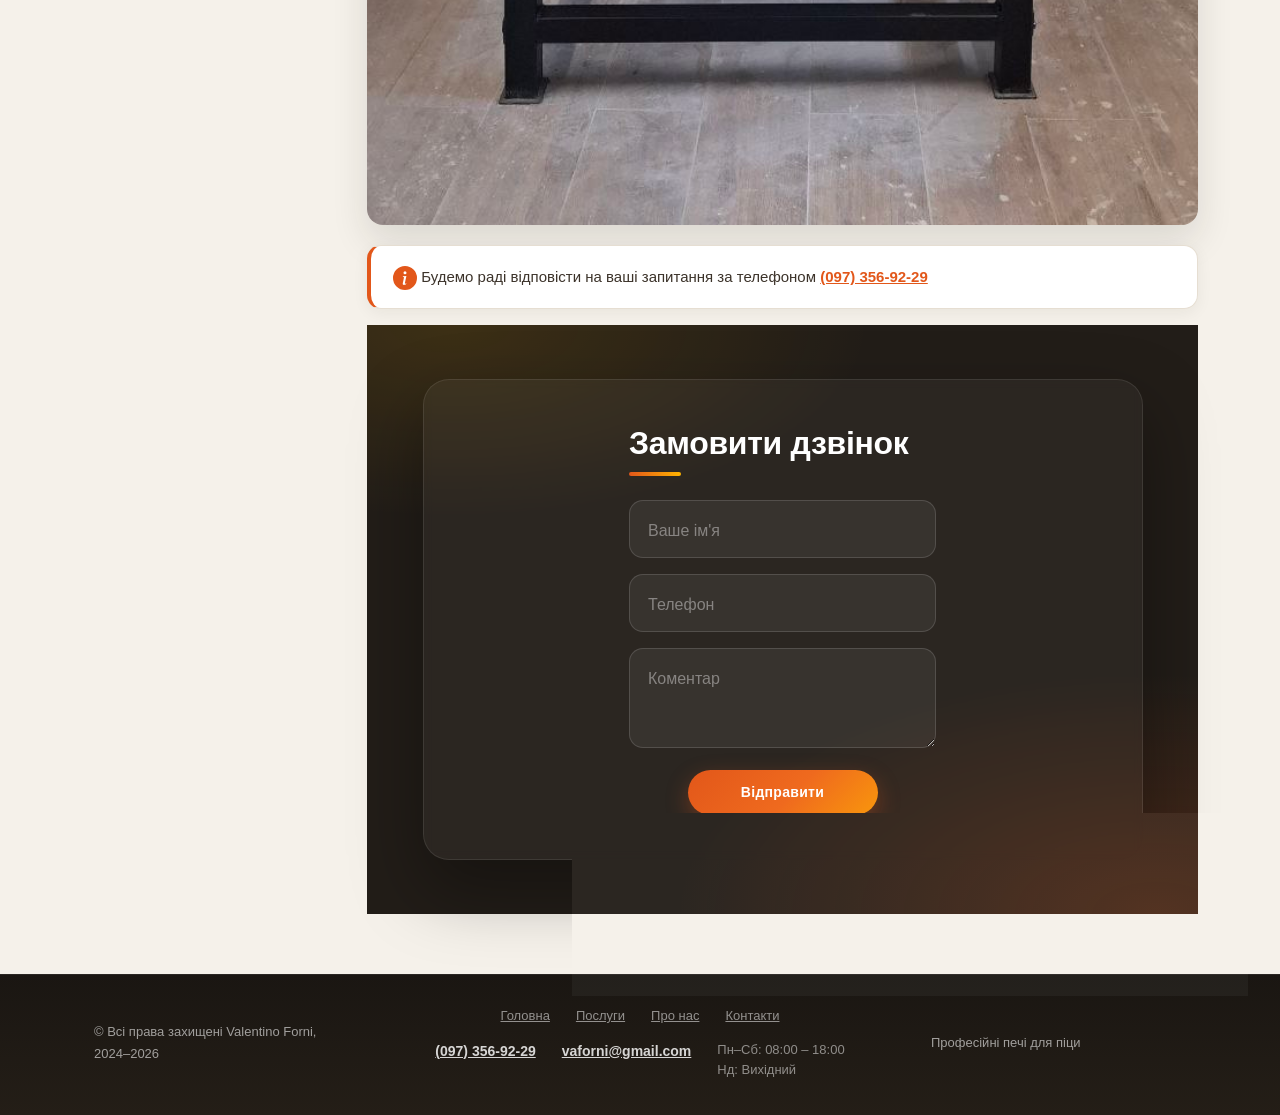
<file: modulna.html>
<!DOCTYPE html>
<html dir="ltr" lang="uk">
<head>
<meta charset="UTF-8">
<meta name="viewport" content="width=device-width, initial-scale=1">
<title>Піч модульна (лего піч) | Valentino Forni</title>
<link href="assets/bootstrap.min.css" rel="stylesheet">
<link href="assets/theme.css" rel="stylesheet">
</head>
<body>
<header class="d-none d-lg-block">
  <div class="container">
    <div class="d-flex flex-wrap align-items-center justify-content-between py-3">
      <a href="index.html" class="d-flex align-items-center text-dark text-decoration-none" title="Valentino Forni">
        <img src="assets/logo.jpg" alt="Valentino Forni" class="brand-logo">
      </a>
      <ul class="nav">
        <li><a href="index.html" class="nav-link px-2 link-dark">Головна</a></li>
        <li><a href="index.html#services" class="nav-link px-2 link-dark">Послуги</a></li>
        <li><a href="about.html" class="nav-link px-2 link-dark">Про нас</a></li>
        <li><a href="index.html#contact" class="nav-link px-2 link-dark">Контакти</a></li>
      </ul>
      <div class="d-flex align-items-center gap-3">
        <a href="tel:(097) 356-92-29"><svg xmlns="http://www.w3.org/2000/svg" height="18" viewBox="0 0 100 100" enable-background="new 0 0 100 100"><path d="M90.1,75.1l-0.5-1c-1.4-3.3-18.6-8.3-20-8.4l-1.1,0.1c-2.1,0.4-4.4,2.3-8.9,6.2c-0.9,0.8-2.1,1-3.2,0.4c-5.9-3.3-13.1-9.9-16.7-13.9c-3.9-4.3-8.6-11.4-10.8-17.1c-0.4-1.1,0-2.3,0.8-3.1c5.1-4.6,7.3-6.8,7.5-9.2c0.1-1.4-2.9-19.1-6-20.8l-0.9-0.6c-2-1.3-5-3.2-8.3-2.5c-0.8,0.2-1.6,0.5-2.3,0.9C17.5,7.5,12,11.3,9.5,16.2C8,19.3,7.3,47.4,28.3,71.1c20.8,23.5,46.5,24.5,50.3,23.7l0.1,0l0.3-0.1c5.2-1.9,9.6-6.8,11.3-8.9C93.4,82.1,91.3,77.6,90.1,75.1z" fill="currentColor"/></svg>(097) 356-92-29</a>
        <a href="index.html#contact" class="btn btn-primary">Замовити дзвінок</a>
      </div>
    </div>
  </div>
</header>
<div id="header-mobile" class="d-block d-lg-none">
  <div class="container">
    <div class="row d-flex align-items-center py-2">
      <div class="col-3">
        <button class="btn btn-link" data-bs-toggle="offcanvas" href="#mobileMenu" role="button" aria-controls="mobileMenu"><svg width="20" height="20" viewBox="0 0 20 20" xmlns="http://www.w3.org/2000/svg" fill="none"><path fill="#000" fill-rule="evenodd" d="M19 4a1 1 0 01-1 1H2a1 1 0 010-2h16a1 1 0 011 1zm0 6a1 1 0 01-1 1H2a1 1 0 110-2h16a1 1 0 011 1zm-1 7a1 1 0 100-2H2a1 1 0 100 2h16z"/></svg></button>
      </div>
      <div class="col-6 text-center">
        <a href="index.html" title="Valentino Forni">
          <img src="assets/logo.jpg" alt="Valentino Forni" class="brand-logo">
        </a>
      </div>
      <div class="col-3 text-end">
        <a href="tel:(097) 356-92-29"><svg xmlns="http://www.w3.org/2000/svg" height="18" viewBox="0 0 100 100" enable-background="new 0 0 100 100"><path d="M90.1,75.1l-0.5-1c-1.4-3.3-18.6-8.3-20-8.4l-1.1,0.1c-2.1,0.4-4.4,2.3-8.9,6.2c-0.9,0.8-2.1,1-3.2,0.4c-5.9-3.3-13.1-9.9-16.7-13.9c-3.9-4.3-8.6-11.4-10.8-17.1c-0.4-1.1,0-2.3,0.8-3.1c5.1-4.6,7.3-6.8,7.5-9.2c0.1-1.4-2.9-19.1-6-20.8l-0.9-0.6c-2-1.3-5-3.2-8.3-2.5c-0.8,0.2-1.6,0.5-2.3,0.9C17.5,7.5,12,11.3,9.5,16.2C8,19.3,7.3,47.4,28.3,71.1c20.8,23.5,46.5,24.5,50.3,23.7l0.1,0l0.3-0.1c5.2-1.9,9.6-6.8,11.3-8.9C93.4,82.1,91.3,77.6,90.1,75.1z" fill="currentColor"/></svg></a>
      </div>
    </div>
  </div>
</div>
<div class="offcanvas offcanvas-start" tabindex="-1" id="mobileMenu" aria-labelledby="mobileMenuLabel">
  <div class="offcanvas-header">
    <a href="index.html" title="Valentino Forni">
      <img src="assets/logo.jpg" alt="Valentino Forni" class="brand-logo">
    </a>
    <button type="button" class="btn-close" data-bs-dismiss="offcanvas" aria-label="Закрити"></button>
  </div>
  <div class="offcanvas-body">
    <ul class="nav flex-column">
      <li class="nav-item"><a href="index.html" class="nav-link px-2">Головна</a></li>
      <li class="nav-item"><a href="index.html#services" class="nav-link px-2">Послуги</a></li>
      <li class="nav-item"><a href="about.html" class="nav-link px-2">Про нас</a></li>
      <li class="nav-item"><a href="index.html#contact" class="nav-link px-2">Контакти</a></li>
    </ul>
    <div class="mt-4 mb-2">
      <div class="offcanvas-section-title">Каталог печей</div>
    </div>
    <ul class="nav flex-column">
      <li class="nav-item"><a href="rotacijna.html" class="nav-link px-2 nav-sub">Ротаційна піч з обертовим подом</a></li>
      <li class="nav-item"><a href="modulna.html" class="nav-link px-2 nav-sub">Піч модульна (лего піч)</a></li>
      <li class="nav-item"><a href="klasichna.html" class="nav-link px-2 nav-sub">Піч класична</a></li>
      <li class="nav-item"><a href="ekskluzivna.html" class="nav-link px-2 nav-sub">Ексклюзивна піч</a></li>
      <li class="nav-item"><a href="kolesa.html" class="nav-link px-2 nav-sub">Піч на колесах</a></li>
      <li class="nav-item"><a href="tradicijna.html" class="nav-link px-2 nav-sub">Традиційна італійська піч</a></li>
    </ul>
    <div class="mt-4">
      <a href="index.html#contact" class="btn btn-primary w-100 mb-3">Замовити дзвінок</a>
      <a href="tel:(097) 356-92-29"><svg xmlns="http://www.w3.org/2000/svg" height="18" viewBox="0 0 100 100" enable-background="new 0 0 100 100"><path d="M90.1,75.1l-0.5-1c-1.4-3.3-18.6-8.3-20-8.4l-1.1,0.1c-2.1,0.4-4.4,2.3-8.9,6.2c-0.9,0.8-2.1,1-3.2,0.4c-5.9-3.3-13.1-9.9-16.7-13.9c-3.9-4.3-8.6-11.4-10.8-17.1c-0.4-1.1,0-2.3,0.8-3.1c5.1-4.6,7.3-6.8,7.5-9.2c0.1-1.4-2.9-19.1-6-20.8l-0.9-0.6c-2-1.3-5-3.2-8.3-2.5c-0.8,0.2-1.6,0.5-2.3,0.9C17.5,7.5,12,11.3,9.5,16.2C8,19.3,7.3,47.4,28.3,71.1c20.8,23.5,46.5,24.5,50.3,23.7l0.1,0l0.3-0.1c5.2-1.9,9.6-6.8,11.3-8.9C93.4,82.1,91.3,77.6,90.1,75.1z" fill="currentColor"/></svg>(097) 356-92-29</a>
    </div>
  </div>
</div>

<div class="breadcrumb-bg">
  <div class="container">
    <ul class="breadcrumb">
      <li><a href="index.html">Головна</a></li>
      <li><a href="index.html#services">Послуги</a></li>
      <li>Піч модульна (лего піч)</li>
    </ul>
  </div>
</div>
<div class="container">
  <div id="service-page">
    <div class="row">
<aside id="column-left" class="col-lg-3 d-none d-lg-block">
  <ul class="list-unstyled category-navigation">
    <li class="main-category mb-2"><a href="rotacijna.html">Ротаційна піч з обертовим подом</a></li>
    <li class="main-category mb-2"><a href="modulna.html" class="active">Піч модульна (лего піч)</a></li>
    <li class="main-category mb-2"><a href="klasichna.html">Піч класична</a></li>
    <li class="main-category mb-2"><a href="ekskluzivna.html">Ексклюзивна піч</a></li>
    <li class="main-category mb-2"><a href="kolesa.html">Піч на колесах</a></li>
    <li class="main-category mb-2"><a href="tradicijna.html">Традиційна італійська піч</a></li>
  </ul>
</aside>
      <div id="content" class="col-12 col-lg-9">
        <h1>Піч модульна (лего піч)</h1>
        <div class="category-desc">
          <p>Модульна піч (лего-піч) збирається вже на місці встановлення. Вона легко проходить у будь-який дверний проріз від 70 см і монтується за один день. Завдяки новітнім італійським технологіям піч має невелику вагу, відмінну теплоізоляцію та економне споживання палива.</p>
      <img class="img-main" src="assets/modulna-1.jpg" alt="Піч модульна (лего піч)" loading="lazy">
        </div>
        <div class="alert alert-info" role="alert"><svg xmlns="http://www.w3.org/2000/svg" width="24" height="24" viewBox="0 0 16 16" fill="currentColor"><path d="M8 16A8 8 0 1 0 8 0a8 8 0 0 0 0 16zm.93-9.412-1 4.705c-.07.34.029.533.304.533.194 0 .487-.07.686-.246l-.088.416c-.287.346-.92.598-1.465.598-.703 0-1.002-.422-.808-1.319l.738-3.468c.064-.293.006-.399-.287-.47l-.451-.081.082-.381 2.29-.287zM8 5.5a1 1 0 1 1 0-2 1 1 0 0 1 0 2z"/></svg>
          <span class="alert-text">Будемо раді відповісти на ваші запитання за телефоном <a href="tel:(097) 356-92-29">(097) 356-92-29</a></span>
        </div>
<section class="form" id="contact">
  <div class="container">
    <div class="row">
      <div class="col-12">
        <form class="border p-5" action="#" method="POST" onsubmit="return vfSubmit(this)">
          <div class="row justify-content-md-center">
            <div class="col-12 col-lg-6">
              <h2 class="mb-4">Замовити дзвінок</h2>
              <div class="form-floating mb-3">
                <input type="text" name="name" class="form-control" id="floatingName" placeholder="Ваше ім'я">
                <label for="floatingName">Ваше ім'я</label>
              </div>
              <div class="form-floating mb-3">
                <input type="tel" name="tel" class="form-control" id="floatingTelephone" placeholder="(097) 000-00-00">
                <label for="floatingTelephone">Телефон</label>
              </div>
              <div class="form-floating mb-3">
                <textarea name="comment" class="form-control" placeholder="Коментар" id="floatingTextarea" style="height: 100px"></textarea>
                <label for="floatingTextarea">Коментар</label>
              </div>
              <div class="text-center">
                <button type="submit" class="btn btn-primary">Відправити</button>
              </div>
            </div>
          </div>
        </form>
      </div>
    </div>
  </div>
</section>

      </div>
    </div>
  </div>
</div>
<footer>
  <div class="py-3">
    <div class="container">
      <div class="row">
        <div class="col-lg-3 text-center text-lg-start">
          © Всі права захищені Valentino Forni, 2024–2026
        </div>
        <div class="col-lg-6">
          <ul class="footer-links">
            <li><a href="index.html">Головна</a></li>
            <li><a href="index.html#services">Послуги</a></li>
            <li><a href="about.html">Про нас</a></li>
            <li><a href="index.html#contact">Контакти</a></li>
          </ul>
          <ul class="link-list contact-list list-unstyled">
            <li><a href="tel:(097) 356-92-29 ">(097) 356-92-29</a></li>
            <li><a href="mailto:vaforni@gmail.com">vaforni@gmail.com</a></li>
            <li class="schedule">Пн–Сб: 08:00 – 18:00<br>Нд: Вихідний</li>
          </ul>
        </div>
        <div class="col-lg-3 text-center text-lg-start">
          Професійні печі для піци
        </div>
      </div>
    </div>
  </div>
</footer>

<script src="assets/bootstrap.bundle.min.js"></script>

<script>
  var TF_FORM_URL = 'https://script.google.com/macros/s/AKfycby5KfdqXEx4rwO4S26mX33MAt8G6FL_i1oKzSxp4FCcs2X5WuPtCJ4MwdRuHOpArHtcbg/exec';
  function vfSubmit(form) {
    var name = form.name.value.trim();
    var tel = form.tel.value.trim();
    var comment = (form.comment ? form.comment.value : '').trim();
    if (!name || !tel) {
      alert('Будь ласка, вкажіть ім’я та телефон.');
      return false;
    }
    fetch(TF_FORM_URL, {
      method: 'POST',
      headers: { 'Content-Type': 'text/plain' },
      body: JSON.stringify({ name: name, tel: tel, comment: comment })
    }).catch(function () {});
    form.innerHTML =
      '<div class="success-box">' +
        '<div class="icon"><svg viewBox="0 0 24 24" fill="none" xmlns="http://www.w3.org/2000/svg"><path d="M20 6L9 17l-5-5" stroke="#fff" stroke-width="2.4" stroke-linecap="round" stroke-linejoin="round"/></svg></div>' +
        '<h3>Дякуємо, ' + name + '!</h3>' +
        '<p>Ми зателефонуємо вам найближчим часом.</p>' +
      '</div>';
    return false;
  }
</script>

</body>
</html>
</file>
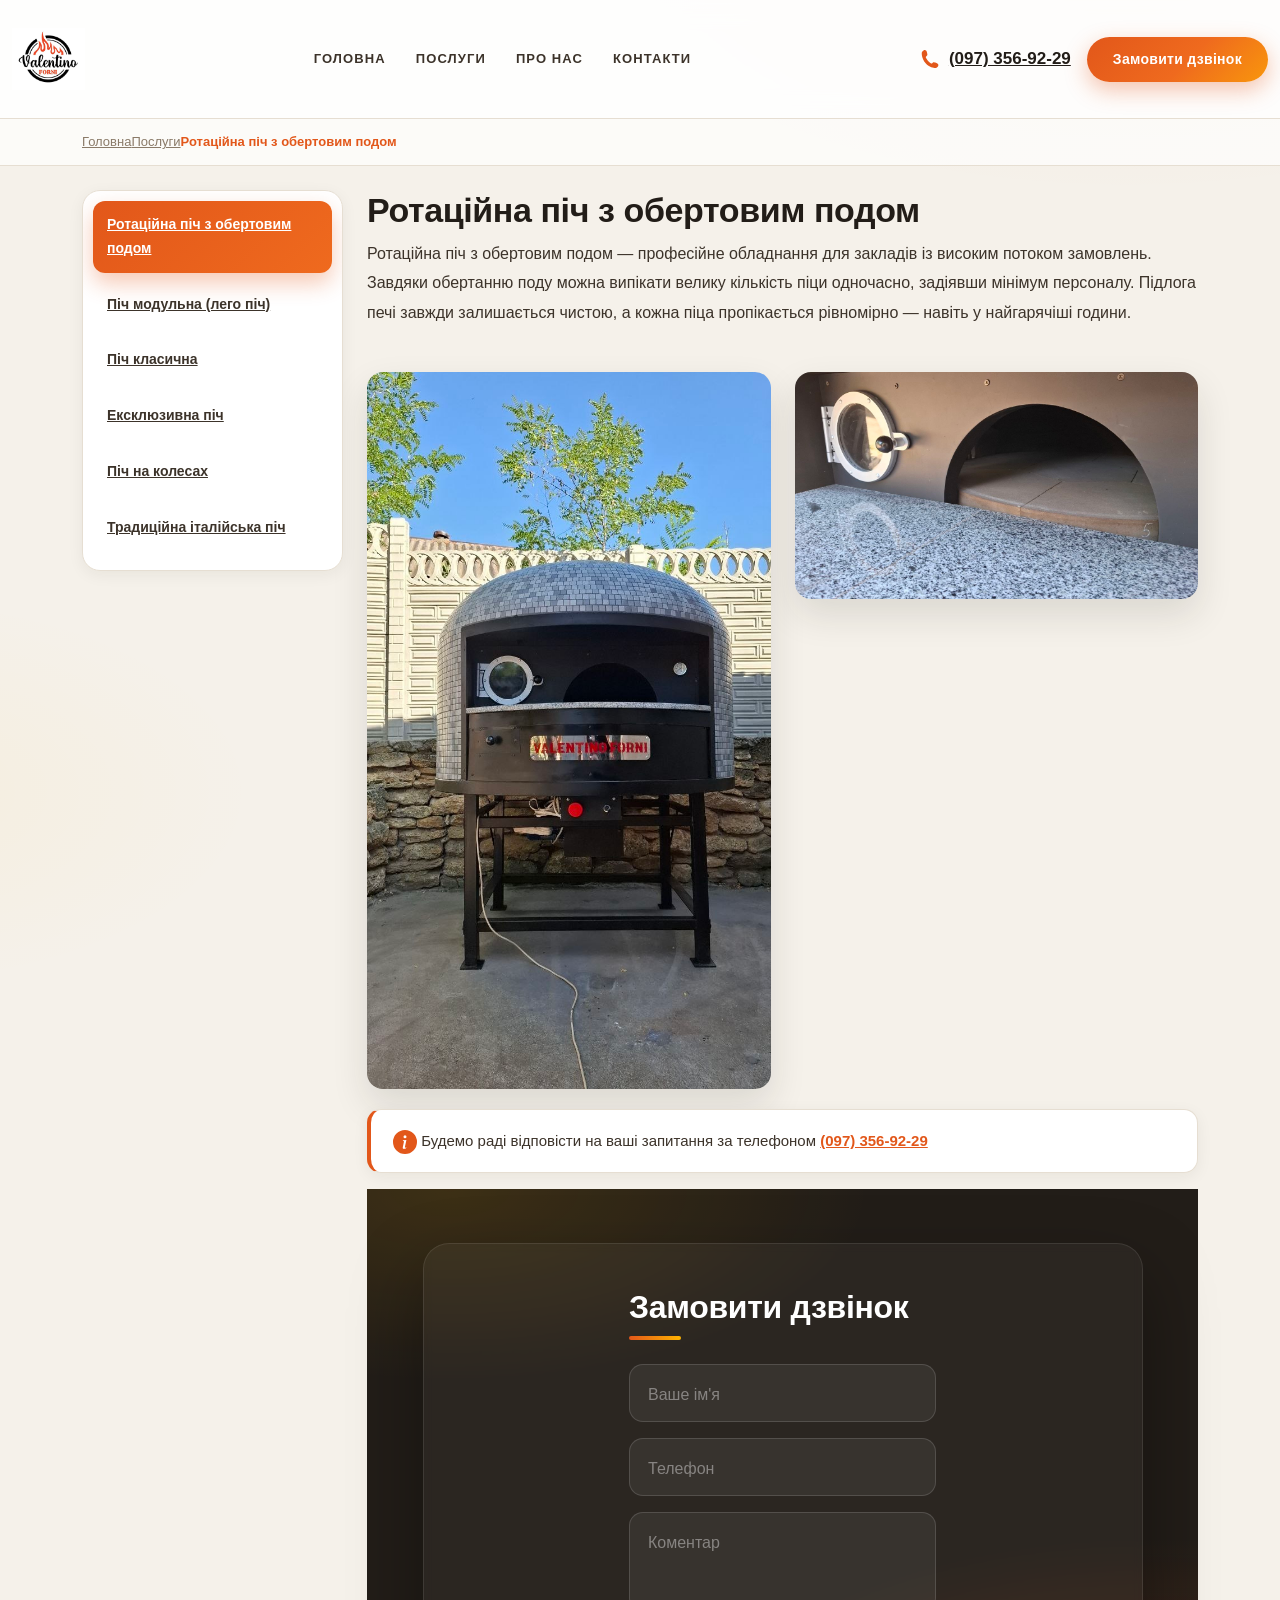
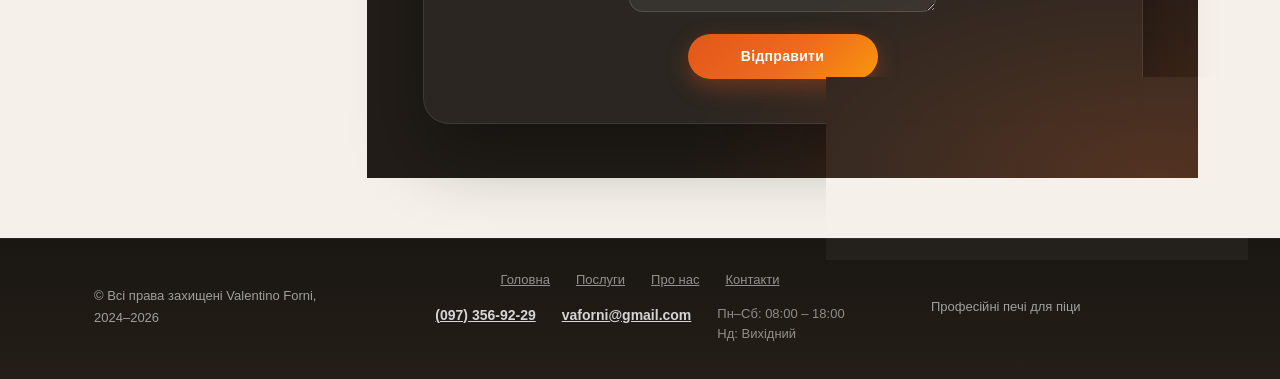
<file: rotacijna.html>
<!DOCTYPE html>
<html dir="ltr" lang="uk">
<head>
<meta charset="UTF-8">
<meta name="viewport" content="width=device-width, initial-scale=1">
<title>Ротаційна піч з обертовим подом | Valentino Forni</title>
<link href="assets/bootstrap.min.css" rel="stylesheet">
<link href="assets/theme.css" rel="stylesheet">
</head>
<body>
<header class="d-none d-lg-block">
  <div class="container">
    <div class="d-flex flex-wrap align-items-center justify-content-between py-3">
      <a href="index.html" class="d-flex align-items-center text-dark text-decoration-none" title="Valentino Forni">
        <img src="assets/logo.jpg" alt="Valentino Forni" class="brand-logo">
      </a>
      <ul class="nav">
        <li><a href="index.html" class="nav-link px-2 link-dark">Головна</a></li>
        <li><a href="index.html#services" class="nav-link px-2 link-dark">Послуги</a></li>
        <li><a href="about.html" class="nav-link px-2 link-dark">Про нас</a></li>
        <li><a href="index.html#contact" class="nav-link px-2 link-dark">Контакти</a></li>
      </ul>
      <div class="d-flex align-items-center gap-3">
        <a href="tel:(097) 356-92-29"><svg xmlns="http://www.w3.org/2000/svg" height="18" viewBox="0 0 100 100" enable-background="new 0 0 100 100"><path d="M90.1,75.1l-0.5-1c-1.4-3.3-18.6-8.3-20-8.4l-1.1,0.1c-2.1,0.4-4.4,2.3-8.9,6.2c-0.9,0.8-2.1,1-3.2,0.4c-5.9-3.3-13.1-9.9-16.7-13.9c-3.9-4.3-8.6-11.4-10.8-17.1c-0.4-1.1,0-2.3,0.8-3.1c5.1-4.6,7.3-6.8,7.5-9.2c0.1-1.4-2.9-19.1-6-20.8l-0.9-0.6c-2-1.3-5-3.2-8.3-2.5c-0.8,0.2-1.6,0.5-2.3,0.9C17.5,7.5,12,11.3,9.5,16.2C8,19.3,7.3,47.4,28.3,71.1c20.8,23.5,46.5,24.5,50.3,23.7l0.1,0l0.3-0.1c5.2-1.9,9.6-6.8,11.3-8.9C93.4,82.1,91.3,77.6,90.1,75.1z" fill="currentColor"/></svg>(097) 356-92-29</a>
        <a href="index.html#contact" class="btn btn-primary">Замовити дзвінок</a>
      </div>
    </div>
  </div>
</header>
<div id="header-mobile" class="d-block d-lg-none">
  <div class="container">
    <div class="row d-flex align-items-center py-2">
      <div class="col-3">
        <button class="btn btn-link" data-bs-toggle="offcanvas" href="#mobileMenu" role="button" aria-controls="mobileMenu"><svg width="20" height="20" viewBox="0 0 20 20" xmlns="http://www.w3.org/2000/svg" fill="none"><path fill="#000" fill-rule="evenodd" d="M19 4a1 1 0 01-1 1H2a1 1 0 010-2h16a1 1 0 011 1zm0 6a1 1 0 01-1 1H2a1 1 0 110-2h16a1 1 0 011 1zm-1 7a1 1 0 100-2H2a1 1 0 100 2h16z"/></svg></button>
      </div>
      <div class="col-6 text-center">
        <a href="index.html" title="Valentino Forni">
          <img src="assets/logo.jpg" alt="Valentino Forni" class="brand-logo">
        </a>
      </div>
      <div class="col-3 text-end">
        <a href="tel:(097) 356-92-29"><svg xmlns="http://www.w3.org/2000/svg" height="18" viewBox="0 0 100 100" enable-background="new 0 0 100 100"><path d="M90.1,75.1l-0.5-1c-1.4-3.3-18.6-8.3-20-8.4l-1.1,0.1c-2.1,0.4-4.4,2.3-8.9,6.2c-0.9,0.8-2.1,1-3.2,0.4c-5.9-3.3-13.1-9.9-16.7-13.9c-3.9-4.3-8.6-11.4-10.8-17.1c-0.4-1.1,0-2.3,0.8-3.1c5.1-4.6,7.3-6.8,7.5-9.2c0.1-1.4-2.9-19.1-6-20.8l-0.9-0.6c-2-1.3-5-3.2-8.3-2.5c-0.8,0.2-1.6,0.5-2.3,0.9C17.5,7.5,12,11.3,9.5,16.2C8,19.3,7.3,47.4,28.3,71.1c20.8,23.5,46.5,24.5,50.3,23.7l0.1,0l0.3-0.1c5.2-1.9,9.6-6.8,11.3-8.9C93.4,82.1,91.3,77.6,90.1,75.1z" fill="currentColor"/></svg></a>
      </div>
    </div>
  </div>
</div>
<div class="offcanvas offcanvas-start" tabindex="-1" id="mobileMenu" aria-labelledby="mobileMenuLabel">
  <div class="offcanvas-header">
    <a href="index.html" title="Valentino Forni">
      <img src="assets/logo.jpg" alt="Valentino Forni" class="brand-logo">
    </a>
    <button type="button" class="btn-close" data-bs-dismiss="offcanvas" aria-label="Закрити"></button>
  </div>
  <div class="offcanvas-body">
    <ul class="nav flex-column">
      <li class="nav-item"><a href="index.html" class="nav-link px-2">Головна</a></li>
      <li class="nav-item"><a href="index.html#services" class="nav-link px-2">Послуги</a></li>
      <li class="nav-item"><a href="about.html" class="nav-link px-2">Про нас</a></li>
      <li class="nav-item"><a href="index.html#contact" class="nav-link px-2">Контакти</a></li>
    </ul>
    <div class="mt-4 mb-2">
      <div class="offcanvas-section-title">Каталог печей</div>
    </div>
    <ul class="nav flex-column">
      <li class="nav-item"><a href="rotacijna.html" class="nav-link px-2 nav-sub">Ротаційна піч з обертовим подом</a></li>
      <li class="nav-item"><a href="modulna.html" class="nav-link px-2 nav-sub">Піч модульна (лего піч)</a></li>
      <li class="nav-item"><a href="klasichna.html" class="nav-link px-2 nav-sub">Піч класична</a></li>
      <li class="nav-item"><a href="ekskluzivna.html" class="nav-link px-2 nav-sub">Ексклюзивна піч</a></li>
      <li class="nav-item"><a href="kolesa.html" class="nav-link px-2 nav-sub">Піч на колесах</a></li>
      <li class="nav-item"><a href="tradicijna.html" class="nav-link px-2 nav-sub">Традиційна італійська піч</a></li>
    </ul>
    <div class="mt-4">
      <a href="index.html#contact" class="btn btn-primary w-100 mb-3">Замовити дзвінок</a>
      <a href="tel:(097) 356-92-29"><svg xmlns="http://www.w3.org/2000/svg" height="18" viewBox="0 0 100 100" enable-background="new 0 0 100 100"><path d="M90.1,75.1l-0.5-1c-1.4-3.3-18.6-8.3-20-8.4l-1.1,0.1c-2.1,0.4-4.4,2.3-8.9,6.2c-0.9,0.8-2.1,1-3.2,0.4c-5.9-3.3-13.1-9.9-16.7-13.9c-3.9-4.3-8.6-11.4-10.8-17.1c-0.4-1.1,0-2.3,0.8-3.1c5.1-4.6,7.3-6.8,7.5-9.2c0.1-1.4-2.9-19.1-6-20.8l-0.9-0.6c-2-1.3-5-3.2-8.3-2.5c-0.8,0.2-1.6,0.5-2.3,0.9C17.5,7.5,12,11.3,9.5,16.2C8,19.3,7.3,47.4,28.3,71.1c20.8,23.5,46.5,24.5,50.3,23.7l0.1,0l0.3-0.1c5.2-1.9,9.6-6.8,11.3-8.9C93.4,82.1,91.3,77.6,90.1,75.1z" fill="currentColor"/></svg>(097) 356-92-29</a>
    </div>
  </div>
</div>

<div class="breadcrumb-bg">
  <div class="container">
    <ul class="breadcrumb">
      <li><a href="index.html">Головна</a></li>
      <li><a href="index.html#services">Послуги</a></li>
      <li>Ротаційна піч з обертовим подом</li>
    </ul>
  </div>
</div>
<div class="container">
  <div id="service-page">
    <div class="row">
<aside id="column-left" class="col-lg-3 d-none d-lg-block">
  <ul class="list-unstyled category-navigation">
    <li class="main-category mb-2"><a href="rotacijna.html" class="active">Ротаційна піч з обертовим подом</a></li>
    <li class="main-category mb-2"><a href="modulna.html">Піч модульна (лего піч)</a></li>
    <li class="main-category mb-2"><a href="klasichna.html">Піч класична</a></li>
    <li class="main-category mb-2"><a href="ekskluzivna.html">Ексклюзивна піч</a></li>
    <li class="main-category mb-2"><a href="kolesa.html">Піч на колесах</a></li>
    <li class="main-category mb-2"><a href="tradicijna.html">Традиційна італійська піч</a></li>
  </ul>
</aside>
      <div id="content" class="col-12 col-lg-9">
        <h1>Ротаційна піч з обертовим подом</h1>
        <div class="category-desc">
          <p>Ротаційна піч з обертовим подом — професійне обладнання для закладів із високим потоком замовлень. Завдяки обертанню поду можна випікати велику кількість піци одночасно, задіявши мінімум персоналу. Підлога печі завжди залишається чистою, а кожна піца пропікається рівномірно — навіть у найгарячіші години.</p>
      <div class="img-row">
        <div><img src="assets/rotacijna-1.jpg" alt="Ротаційна піч з обертовим подом" loading="lazy"></div>
        <div><img src="assets/rotacijna-2.jpg" alt="Ротаційна піч з обертовим подом" loading="lazy"></div>
      </div>
        </div>
        <div class="alert alert-info" role="alert"><svg xmlns="http://www.w3.org/2000/svg" width="24" height="24" viewBox="0 0 16 16" fill="currentColor"><path d="M8 16A8 8 0 1 0 8 0a8 8 0 0 0 0 16zm.93-9.412-1 4.705c-.07.34.029.533.304.533.194 0 .487-.07.686-.246l-.088.416c-.287.346-.92.598-1.465.598-.703 0-1.002-.422-.808-1.319l.738-3.468c.064-.293.006-.399-.287-.47l-.451-.081.082-.381 2.29-.287zM8 5.5a1 1 0 1 1 0-2 1 1 0 0 1 0 2z"/></svg>
          <span class="alert-text">Будемо раді відповісти на ваші запитання за телефоном <a href="tel:(097) 356-92-29">(097) 356-92-29</a></span>
        </div>
<section class="form" id="contact">
  <div class="container">
    <div class="row">
      <div class="col-12">
        <form class="border p-5" action="#" method="POST" onsubmit="return vfSubmit(this)">
          <div class="row justify-content-md-center">
            <div class="col-12 col-lg-6">
              <h2 class="mb-4">Замовити дзвінок</h2>
              <div class="form-floating mb-3">
                <input type="text" name="name" class="form-control" id="floatingName" placeholder="Ваше ім'я">
                <label for="floatingName">Ваше ім'я</label>
              </div>
              <div class="form-floating mb-3">
                <input type="tel" name="tel" class="form-control" id="floatingTelephone" placeholder="(097) 000-00-00">
                <label for="floatingTelephone">Телефон</label>
              </div>
              <div class="form-floating mb-3">
                <textarea name="comment" class="form-control" placeholder="Коментар" id="floatingTextarea" style="height: 100px"></textarea>
                <label for="floatingTextarea">Коментар</label>
              </div>
              <div class="text-center">
                <button type="submit" class="btn btn-primary">Відправити</button>
              </div>
            </div>
          </div>
        </form>
      </div>
    </div>
  </div>
</section>

      </div>
    </div>
  </div>
</div>
<footer>
  <div class="py-3">
    <div class="container">
      <div class="row">
        <div class="col-lg-3 text-center text-lg-start">
          © Всі права захищені Valentino Forni, 2024–2026
        </div>
        <div class="col-lg-6">
          <ul class="footer-links">
            <li><a href="index.html">Головна</a></li>
            <li><a href="index.html#services">Послуги</a></li>
            <li><a href="about.html">Про нас</a></li>
            <li><a href="index.html#contact">Контакти</a></li>
          </ul>
          <ul class="link-list contact-list list-unstyled">
            <li><a href="tel:(097) 356-92-29 ">(097) 356-92-29</a></li>
            <li><a href="mailto:vaforni@gmail.com">vaforni@gmail.com</a></li>
            <li class="schedule">Пн–Сб: 08:00 – 18:00<br>Нд: Вихідний</li>
          </ul>
        </div>
        <div class="col-lg-3 text-center text-lg-start">
          Професійні печі для піци
        </div>
      </div>
    </div>
  </div>
</footer>

<script src="assets/bootstrap.bundle.min.js"></script>

<script>
  var TF_FORM_URL = 'https://script.google.com/macros/s/AKfycby5KfdqXEx4rwO4S26mX33MAt8G6FL_i1oKzSxp4FCcs2X5WuPtCJ4MwdRuHOpArHtcbg/exec';
  function vfSubmit(form) {
    var name = form.name.value.trim();
    var tel = form.tel.value.trim();
    var comment = (form.comment ? form.comment.value : '').trim();
    if (!name || !tel) {
      alert('Будь ласка, вкажіть ім’я та телефон.');
      return false;
    }
    fetch(TF_FORM_URL, {
      method: 'POST',
      headers: { 'Content-Type': 'text/plain' },
      body: JSON.stringify({ name: name, tel: tel, comment: comment })
    }).catch(function () {});
    form.innerHTML =
      '<div class="success-box">' +
        '<div class="icon"><svg viewBox="0 0 24 24" fill="none" xmlns="http://www.w3.org/2000/svg"><path d="M20 6L9 17l-5-5" stroke="#fff" stroke-width="2.4" stroke-linecap="round" stroke-linejoin="round"/></svg></div>' +
        '<h3>Дякуємо, ' + name + '!</h3>' +
        '<p>Ми зателефонуємо вам найближчим часом.</p>' +
      '</div>';
    return false;
  }
</script>

</body>
</html>
</file>
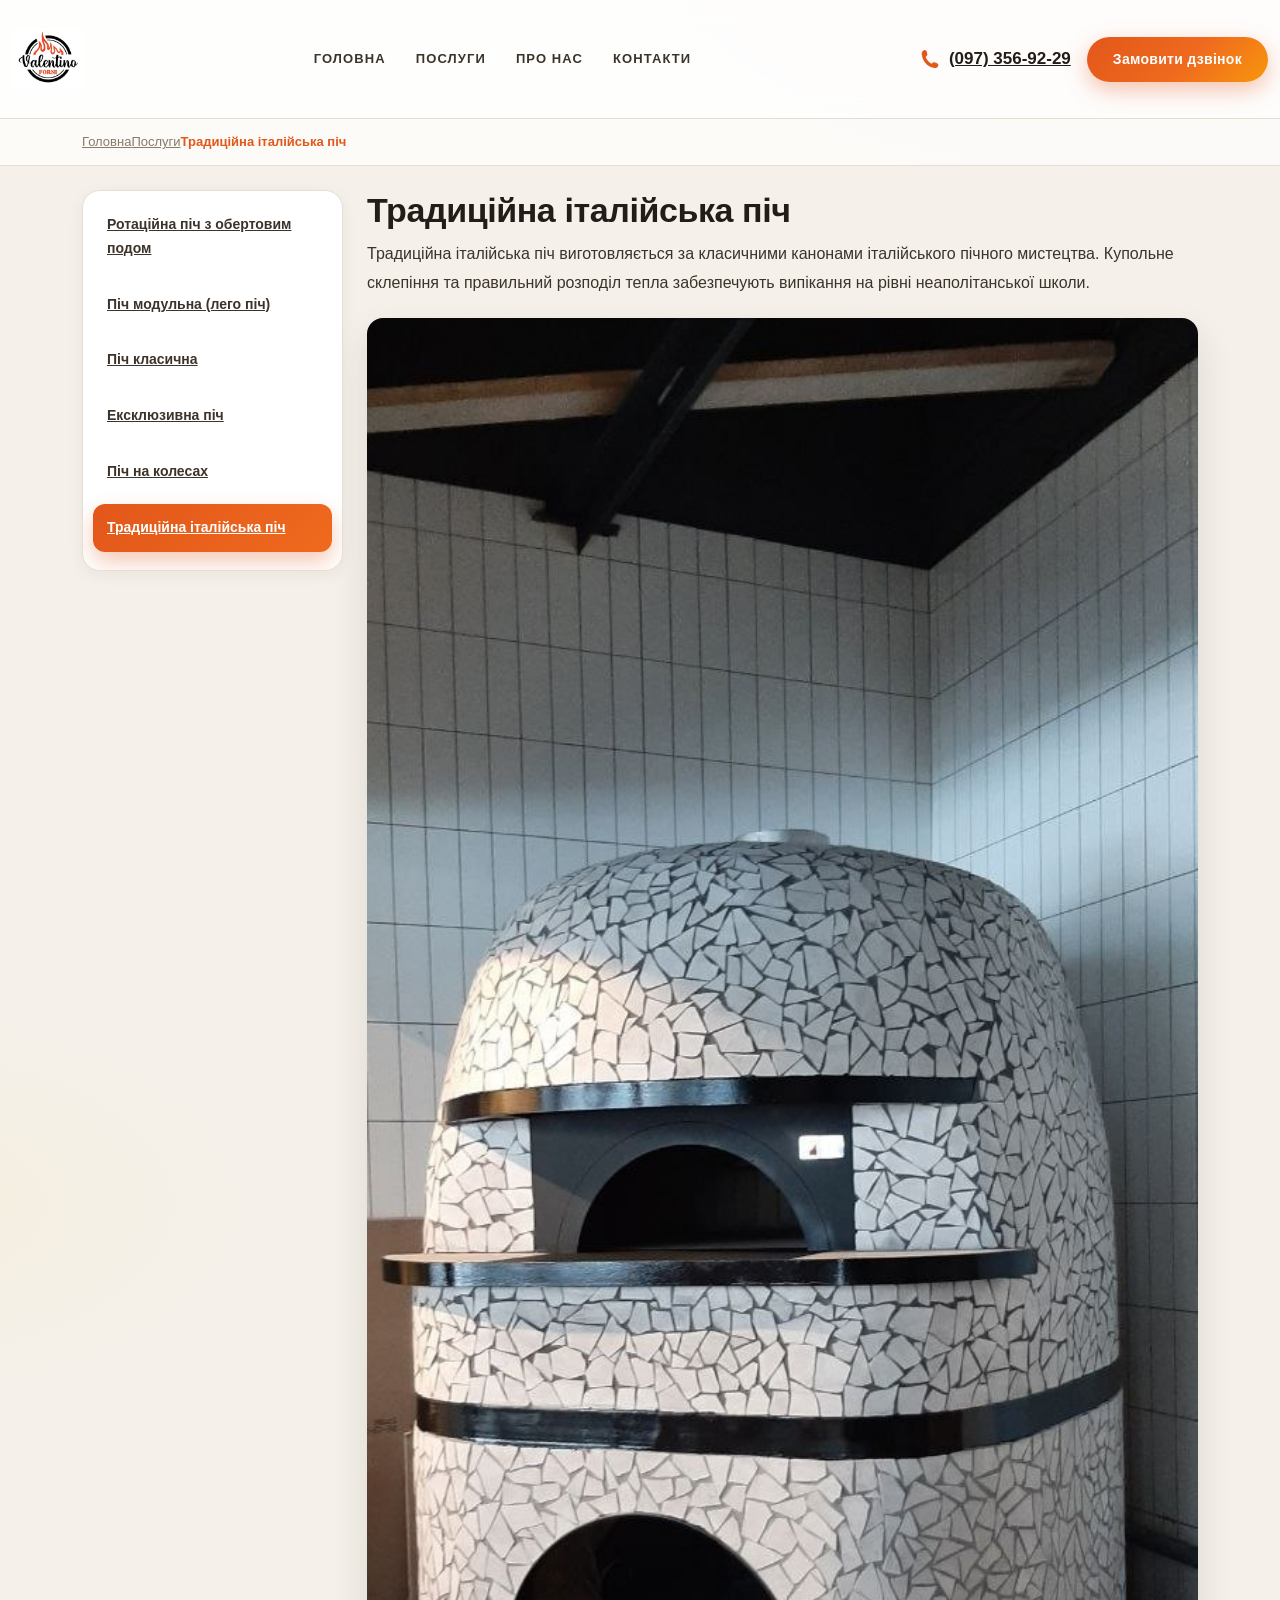
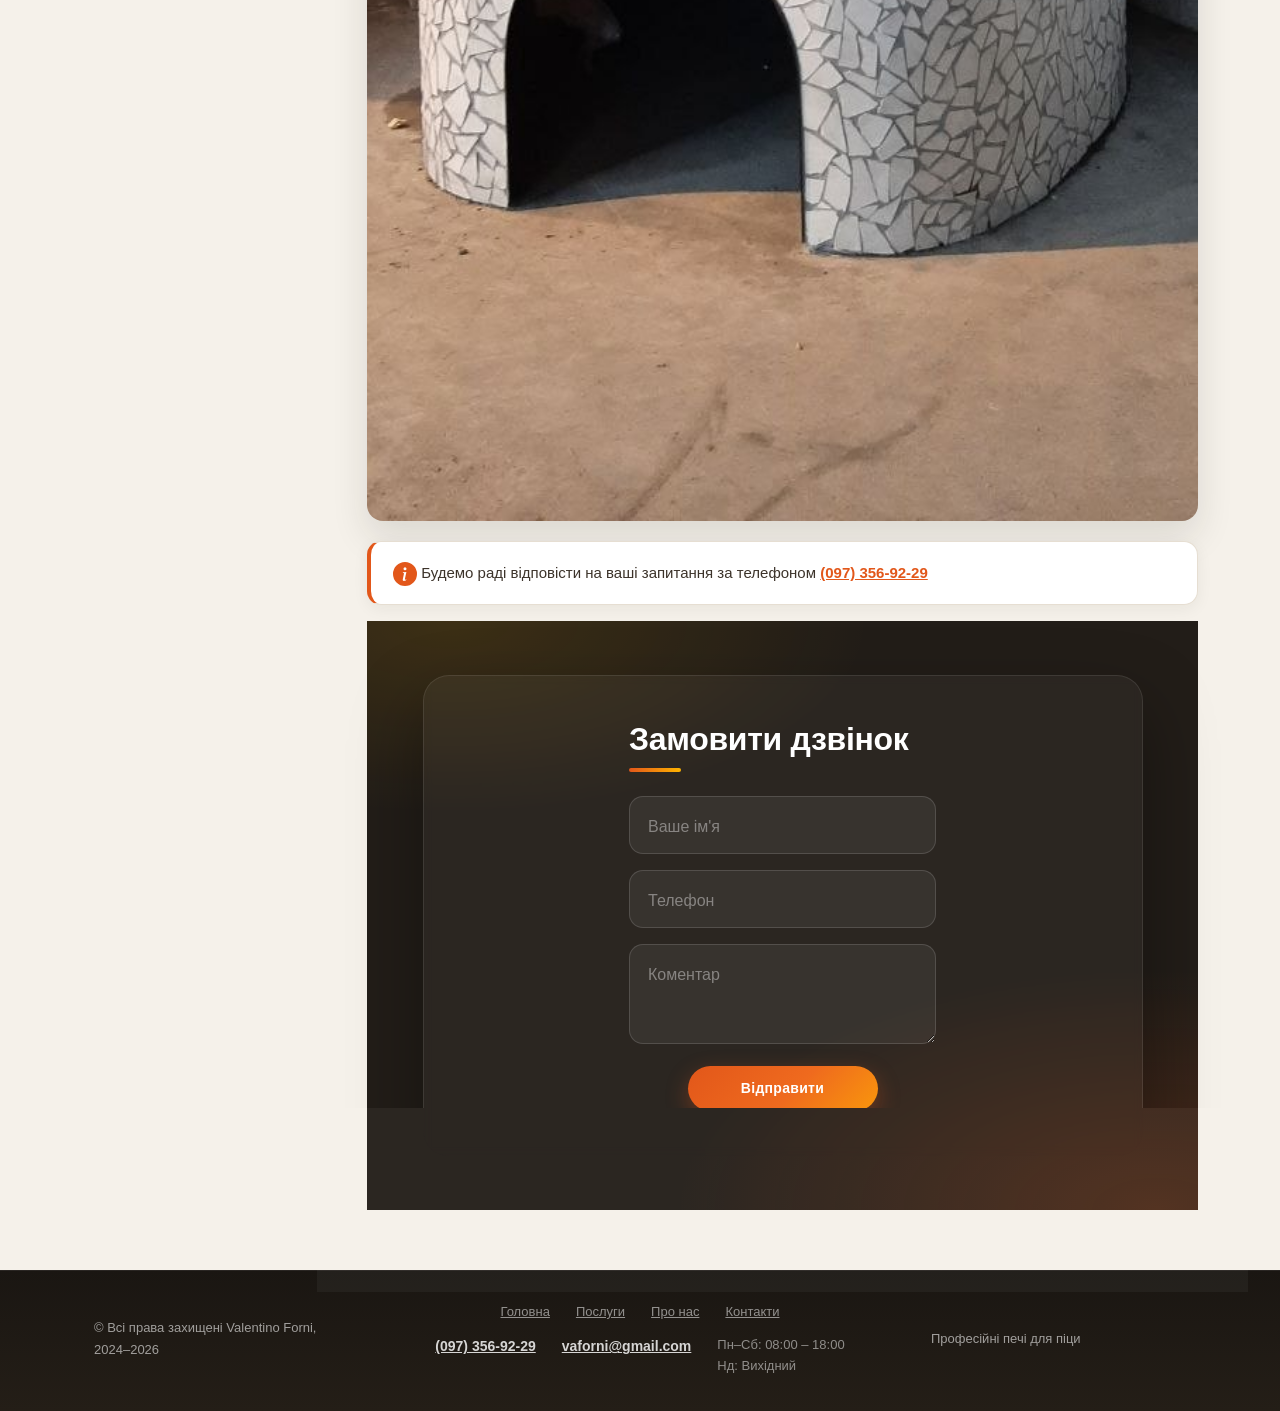
<file: tradicijna.html>
<!DOCTYPE html>
<html dir="ltr" lang="uk">
<head>
<meta charset="UTF-8">
<meta name="viewport" content="width=device-width, initial-scale=1">
<title>Традиційна італійська піч | Valentino Forni</title>
<link href="assets/bootstrap.min.css" rel="stylesheet">
<link href="assets/theme.css" rel="stylesheet">
</head>
<body>
<header class="d-none d-lg-block">
  <div class="container">
    <div class="d-flex flex-wrap align-items-center justify-content-between py-3">
      <a href="index.html" class="d-flex align-items-center text-dark text-decoration-none" title="Valentino Forni">
        <img src="assets/logo.jpg" alt="Valentino Forni" class="brand-logo">
      </a>
      <ul class="nav">
        <li><a href="index.html" class="nav-link px-2 link-dark">Головна</a></li>
        <li><a href="index.html#services" class="nav-link px-2 link-dark">Послуги</a></li>
        <li><a href="about.html" class="nav-link px-2 link-dark">Про нас</a></li>
        <li><a href="index.html#contact" class="nav-link px-2 link-dark">Контакти</a></li>
      </ul>
      <div class="d-flex align-items-center gap-3">
        <a href="tel:(097) 356-92-29"><svg xmlns="http://www.w3.org/2000/svg" height="18" viewBox="0 0 100 100" enable-background="new 0 0 100 100"><path d="M90.1,75.1l-0.5-1c-1.4-3.3-18.6-8.3-20-8.4l-1.1,0.1c-2.1,0.4-4.4,2.3-8.9,6.2c-0.9,0.8-2.1,1-3.2,0.4c-5.9-3.3-13.1-9.9-16.7-13.9c-3.9-4.3-8.6-11.4-10.8-17.1c-0.4-1.1,0-2.3,0.8-3.1c5.1-4.6,7.3-6.8,7.5-9.2c0.1-1.4-2.9-19.1-6-20.8l-0.9-0.6c-2-1.3-5-3.2-8.3-2.5c-0.8,0.2-1.6,0.5-2.3,0.9C17.5,7.5,12,11.3,9.5,16.2C8,19.3,7.3,47.4,28.3,71.1c20.8,23.5,46.5,24.5,50.3,23.7l0.1,0l0.3-0.1c5.2-1.9,9.6-6.8,11.3-8.9C93.4,82.1,91.3,77.6,90.1,75.1z" fill="currentColor"/></svg>(097) 356-92-29</a>
        <a href="index.html#contact" class="btn btn-primary">Замовити дзвінок</a>
      </div>
    </div>
  </div>
</header>
<div id="header-mobile" class="d-block d-lg-none">
  <div class="container">
    <div class="row d-flex align-items-center py-2">
      <div class="col-3">
        <button class="btn btn-link" data-bs-toggle="offcanvas" href="#mobileMenu" role="button" aria-controls="mobileMenu"><svg width="20" height="20" viewBox="0 0 20 20" xmlns="http://www.w3.org/2000/svg" fill="none"><path fill="#000" fill-rule="evenodd" d="M19 4a1 1 0 01-1 1H2a1 1 0 010-2h16a1 1 0 011 1zm0 6a1 1 0 01-1 1H2a1 1 0 110-2h16a1 1 0 011 1zm-1 7a1 1 0 100-2H2a1 1 0 100 2h16z"/></svg></button>
      </div>
      <div class="col-6 text-center">
        <a href="index.html" title="Valentino Forni">
          <img src="assets/logo.jpg" alt="Valentino Forni" class="brand-logo">
        </a>
      </div>
      <div class="col-3 text-end">
        <a href="tel:(097) 356-92-29"><svg xmlns="http://www.w3.org/2000/svg" height="18" viewBox="0 0 100 100" enable-background="new 0 0 100 100"><path d="M90.1,75.1l-0.5-1c-1.4-3.3-18.6-8.3-20-8.4l-1.1,0.1c-2.1,0.4-4.4,2.3-8.9,6.2c-0.9,0.8-2.1,1-3.2,0.4c-5.9-3.3-13.1-9.9-16.7-13.9c-3.9-4.3-8.6-11.4-10.8-17.1c-0.4-1.1,0-2.3,0.8-3.1c5.1-4.6,7.3-6.8,7.5-9.2c0.1-1.4-2.9-19.1-6-20.8l-0.9-0.6c-2-1.3-5-3.2-8.3-2.5c-0.8,0.2-1.6,0.5-2.3,0.9C17.5,7.5,12,11.3,9.5,16.2C8,19.3,7.3,47.4,28.3,71.1c20.8,23.5,46.5,24.5,50.3,23.7l0.1,0l0.3-0.1c5.2-1.9,9.6-6.8,11.3-8.9C93.4,82.1,91.3,77.6,90.1,75.1z" fill="currentColor"/></svg></a>
      </div>
    </div>
  </div>
</div>
<div class="offcanvas offcanvas-start" tabindex="-1" id="mobileMenu" aria-labelledby="mobileMenuLabel">
  <div class="offcanvas-header">
    <a href="index.html" title="Valentino Forni">
      <img src="assets/logo.jpg" alt="Valentino Forni" class="brand-logo">
    </a>
    <button type="button" class="btn-close" data-bs-dismiss="offcanvas" aria-label="Закрити"></button>
  </div>
  <div class="offcanvas-body">
    <ul class="nav flex-column">
      <li class="nav-item"><a href="index.html" class="nav-link px-2">Головна</a></li>
      <li class="nav-item"><a href="index.html#services" class="nav-link px-2">Послуги</a></li>
      <li class="nav-item"><a href="about.html" class="nav-link px-2">Про нас</a></li>
      <li class="nav-item"><a href="index.html#contact" class="nav-link px-2">Контакти</a></li>
    </ul>
    <div class="mt-4 mb-2">
      <div class="offcanvas-section-title">Каталог печей</div>
    </div>
    <ul class="nav flex-column">
      <li class="nav-item"><a href="rotacijna.html" class="nav-link px-2 nav-sub">Ротаційна піч з обертовим подом</a></li>
      <li class="nav-item"><a href="modulna.html" class="nav-link px-2 nav-sub">Піч модульна (лего піч)</a></li>
      <li class="nav-item"><a href="klasichna.html" class="nav-link px-2 nav-sub">Піч класична</a></li>
      <li class="nav-item"><a href="ekskluzivna.html" class="nav-link px-2 nav-sub">Ексклюзивна піч</a></li>
      <li class="nav-item"><a href="kolesa.html" class="nav-link px-2 nav-sub">Піч на колесах</a></li>
      <li class="nav-item"><a href="tradicijna.html" class="nav-link px-2 nav-sub">Традиційна італійська піч</a></li>
    </ul>
    <div class="mt-4">
      <a href="index.html#contact" class="btn btn-primary w-100 mb-3">Замовити дзвінок</a>
      <a href="tel:(097) 356-92-29"><svg xmlns="http://www.w3.org/2000/svg" height="18" viewBox="0 0 100 100" enable-background="new 0 0 100 100"><path d="M90.1,75.1l-0.5-1c-1.4-3.3-18.6-8.3-20-8.4l-1.1,0.1c-2.1,0.4-4.4,2.3-8.9,6.2c-0.9,0.8-2.1,1-3.2,0.4c-5.9-3.3-13.1-9.9-16.7-13.9c-3.9-4.3-8.6-11.4-10.8-17.1c-0.4-1.1,0-2.3,0.8-3.1c5.1-4.6,7.3-6.8,7.5-9.2c0.1-1.4-2.9-19.1-6-20.8l-0.9-0.6c-2-1.3-5-3.2-8.3-2.5c-0.8,0.2-1.6,0.5-2.3,0.9C17.5,7.5,12,11.3,9.5,16.2C8,19.3,7.3,47.4,28.3,71.1c20.8,23.5,46.5,24.5,50.3,23.7l0.1,0l0.3-0.1c5.2-1.9,9.6-6.8,11.3-8.9C93.4,82.1,91.3,77.6,90.1,75.1z" fill="currentColor"/></svg>(097) 356-92-29</a>
    </div>
  </div>
</div>

<div class="breadcrumb-bg">
  <div class="container">
    <ul class="breadcrumb">
      <li><a href="index.html">Головна</a></li>
      <li><a href="index.html#services">Послуги</a></li>
      <li>Традиційна італійська піч</li>
    </ul>
  </div>
</div>
<div class="container">
  <div id="service-page">
    <div class="row">
<aside id="column-left" class="col-lg-3 d-none d-lg-block">
  <ul class="list-unstyled category-navigation">
    <li class="main-category mb-2"><a href="rotacijna.html">Ротаційна піч з обертовим подом</a></li>
    <li class="main-category mb-2"><a href="modulna.html">Піч модульна (лего піч)</a></li>
    <li class="main-category mb-2"><a href="klasichna.html">Піч класична</a></li>
    <li class="main-category mb-2"><a href="ekskluzivna.html">Ексклюзивна піч</a></li>
    <li class="main-category mb-2"><a href="kolesa.html">Піч на колесах</a></li>
    <li class="main-category mb-2"><a href="tradicijna.html" class="active">Традиційна італійська піч</a></li>
  </ul>
</aside>
      <div id="content" class="col-12 col-lg-9">
        <h1>Традиційна італійська піч</h1>
        <div class="category-desc">
          <p>Традиційна італійська піч виготовляється за класичними канонами італійського пічного мистецтва. Купольне склепіння та правильний розподіл тепла забезпечують випікання на рівні неаполітанської школи.</p>
      <img class="img-main" src="assets/tradicijna-1.jpg" alt="Традиційна італійська піч" loading="lazy">
        </div>
        <div class="alert alert-info" role="alert"><svg xmlns="http://www.w3.org/2000/svg" width="24" height="24" viewBox="0 0 16 16" fill="currentColor"><path d="M8 16A8 8 0 1 0 8 0a8 8 0 0 0 0 16zm.93-9.412-1 4.705c-.07.34.029.533.304.533.194 0 .487-.07.686-.246l-.088.416c-.287.346-.92.598-1.465.598-.703 0-1.002-.422-.808-1.319l.738-3.468c.064-.293.006-.399-.287-.47l-.451-.081.082-.381 2.29-.287zM8 5.5a1 1 0 1 1 0-2 1 1 0 0 1 0 2z"/></svg>
          <span class="alert-text">Будемо раді відповісти на ваші запитання за телефоном <a href="tel:(097) 356-92-29">(097) 356-92-29</a></span>
        </div>
<section class="form" id="contact">
  <div class="container">
    <div class="row">
      <div class="col-12">
        <form class="border p-5" action="#" method="POST" onsubmit="return vfSubmit(this)">
          <div class="row justify-content-md-center">
            <div class="col-12 col-lg-6">
              <h2 class="mb-4">Замовити дзвінок</h2>
              <div class="form-floating mb-3">
                <input type="text" name="name" class="form-control" id="floatingName" placeholder="Ваше ім'я">
                <label for="floatingName">Ваше ім'я</label>
              </div>
              <div class="form-floating mb-3">
                <input type="tel" name="tel" class="form-control" id="floatingTelephone" placeholder="(097) 000-00-00">
                <label for="floatingTelephone">Телефон</label>
              </div>
              <div class="form-floating mb-3">
                <textarea name="comment" class="form-control" placeholder="Коментар" id="floatingTextarea" style="height: 100px"></textarea>
                <label for="floatingTextarea">Коментар</label>
              </div>
              <div class="text-center">
                <button type="submit" class="btn btn-primary">Відправити</button>
              </div>
            </div>
          </div>
        </form>
      </div>
    </div>
  </div>
</section>

      </div>
    </div>
  </div>
</div>
<footer>
  <div class="py-3">
    <div class="container">
      <div class="row">
        <div class="col-lg-3 text-center text-lg-start">
          © Всі права захищені Valentino Forni, 2024–2026
        </div>
        <div class="col-lg-6">
          <ul class="footer-links">
            <li><a href="index.html">Головна</a></li>
            <li><a href="index.html#services">Послуги</a></li>
            <li><a href="about.html">Про нас</a></li>
            <li><a href="index.html#contact">Контакти</a></li>
          </ul>
          <ul class="link-list contact-list list-unstyled">
            <li><a href="tel:(097) 356-92-29 ">(097) 356-92-29</a></li>
            <li><a href="mailto:vaforni@gmail.com">vaforni@gmail.com</a></li>
            <li class="schedule">Пн–Сб: 08:00 – 18:00<br>Нд: Вихідний</li>
          </ul>
        </div>
        <div class="col-lg-3 text-center text-lg-start">
          Професійні печі для піци
        </div>
      </div>
    </div>
  </div>
</footer>

<script src="assets/bootstrap.bundle.min.js"></script>

<script>
  var TF_FORM_URL = 'https://script.google.com/macros/s/AKfycby5KfdqXEx4rwO4S26mX33MAt8G6FL_i1oKzSxp4FCcs2X5WuPtCJ4MwdRuHOpArHtcbg/exec';
  function vfSubmit(form) {
    var name = form.name.value.trim();
    var tel = form.tel.value.trim();
    var comment = (form.comment ? form.comment.value : '').trim();
    if (!name || !tel) {
      alert('Будь ласка, вкажіть ім’я та телефон.');
      return false;
    }
    fetch(TF_FORM_URL, {
      method: 'POST',
      headers: { 'Content-Type': 'text/plain' },
      body: JSON.stringify({ name: name, tel: tel, comment: comment })
    }).catch(function () {});
    form.innerHTML =
      '<div class="success-box">' +
        '<div class="icon"><svg viewBox="0 0 24 24" fill="none" xmlns="http://www.w3.org/2000/svg"><path d="M20 6L9 17l-5-5" stroke="#fff" stroke-width="2.4" stroke-linecap="round" stroke-linejoin="round"/></svg></div>' +
        '<h3>Дякуємо, ' + name + '!</h3>' +
        '<p>Ми зателефонуємо вам найближчим часом.</p>' +
      '</div>';
    return false;
  }
</script>

</body>
</html>
</file>
<file: assets/theme.css>
:root {
  --vf-bg: #f5f1ea;
  --vf-paper: #ffffff;
  --vf-ink: #221d18;
  --vf-text: #3c332a;
  --vf-muted: #8a7a68;
  --vf-fire: #e2571a;
  --vf-fire-dark: #b54310;
  --vf-gold: #ffb400;
  --vf-line: #e6ded2;
  --vf-radius: 18px;
  --vf-soft: 0 4px 16px rgba(34, 29, 24, .06);
  --vf-shadow: 0 16px 36px rgba(34, 29, 24, .12);
}

html {
  scroll-behavior: smooth;
}

body {
  font-family: 'Montserrat', -apple-system, 'Segoe UI', Roboto, 'Helvetica Neue', Arial, sans-serif;
  font-size: 16px;
  line-height: 1.7;
  color: var(--vf-text);
  background:
    radial-gradient(900px 420px at 88% -60px, rgba(226, 87, 26, .07), transparent 60%),
    radial-gradient(700px 360px at -10% 40%, rgba(255, 180, 0, .05), transparent 55%),
    var(--vf-bg);

  -webkit-font-smoothing: antialiased;
  -moz-osx-font-smoothing: grayscale;
}

::selection {
  background: var(--vf-fire);
  color: #fff;
}

img {
  image-rendering: auto;
}

/* Header desktop */
header.d-none.d-lg-block {
  background: rgba(255, 255, 255, .88);
  -webkit-backdrop-filter: blur(12px);
  backdrop-filter: blur(12px);
  position: sticky;
  top: 0;
  z-index: 1030;
  border-bottom: 1px solid var(--vf-line);
}

header.d-none.d-lg-block .container {
  max-width: 1280px;
}

header.d-none.d-lg-block .d-flex {
  padding-top: 14px !important;
  padding-bottom: 14px !important;
}

header.d-none.d-lg-block img,
#header-mobile img,
.offcanvas-header img {
  height: 62px;
  width: auto;
  object-fit: contain;
}

header.d-none.d-lg-block ul.nav {
  gap: 6px;
}

header.d-none.d-lg-block ul.nav > li > a.nav-link {
  font-size: 13px;
  font-weight: 600;
  text-transform: uppercase;
  letter-spacing: 1.1px;
  color: var(--vf-text) !important;
  padding: 8px 12px !important;
  position: relative;
  transition: color .2s ease;
}

header.d-none.d-lg-block ul.nav > li > a.nav-link::after {
  content: '';
  position: absolute;
  left: 12px;
  right: 12px;
  bottom: 2px;
  height: 2px;
  border-radius: 2px;
  background: linear-gradient(90deg, var(--vf-fire), var(--vf-gold));
  transform: scaleX(0);
  transform-origin: left;
  transition: transform .25s ease;
}

header.d-none.d-lg-block ul.nav > li > a.nav-link:hover {
  color: var(--vf-fire) !important;
}

header.d-none.d-lg-block ul.nav > li > a.nav-link:hover::after {
  transform: scaleX(1);
}

header.d-none.d-lg-block a[href^="tel"] {
  display: inline-flex;
  align-items: center;
  gap: 9px;
  font-size: 17px !important;
  font-weight: 700;
  color: var(--vf-ink);
  white-space: nowrap;
}

header.d-none.d-lg-block a[href^="tel"] svg {
  width: 20px !important;
  height: 20px !important;
  color: var(--vf-fire);
}

/* Header mobile */
#header-mobile {
  background: rgba(255, 255, 255, .92);
  -webkit-backdrop-filter: blur(12px);
  backdrop-filter: blur(12px);
  position: sticky;
  top: 0;
  z-index: 1030;
  border-bottom: 1px solid var(--vf-line);
}

#header-mobile .container {
  max-width: 100%;
  padding: 4px 10px;
}

#header-mobile img {
  height: 44px;
}

#header-mobile button.btn-link {
  border: 1px solid var(--vf-line);
  border-radius: 12px;
  padding: 9px 10px;
  background: #fff;
}

#header-mobile button.btn-link svg path {
  fill: var(--vf-ink);
}

#header-mobile .col-3,
#header-mobile .col-6 {
  padding: 0 6px;
}

/* Buttons */
.btn {
  transition: transform .2s ease, box-shadow .2s ease, background .2s ease, color .2s ease !important;
}

.btn-primary {
  background: linear-gradient(135deg, var(--vf-fire) 0%, #ef6a1e 55%, var(--vf-gold) 130%) !important;
  border: none !important;
  border-radius: 999px !important;
  padding: 12px 26px !important;
  font-size: 14px !important;
  font-weight: 700 !important;
  letter-spacing: .3px;
  box-shadow: 0 8px 22px rgba(226, 87, 26, .35) !important;
  color: #fff !important;
}

.btn-primary:hover,
.btn-primary:focus {
  transform: translateY(-2px);
  box-shadow: 0 14px 30px rgba(226, 87, 26, .45) !important;
  color: #fff !important;
}

.btn-primary:active {
  transform: translateY(0);
}

/* Offcanvas mobile menu */
.offcanvas {
  background: var(--vf-ink);
  color: #fff;
  max-width: 300px;
}

.offcanvas-header {
  background: #fff;
  border-bottom: 1px solid var(--vf-line);
  padding: 14px 16px;
}

.offcanvas-header img {
  height: 42px;
}

.offcanvas-body {
  padding: 18px 8px;
}

.offcanvas .nav-item .nav-link {
  color: rgba(255, 255, 255, .88) !important;
  font-size: 16px;
  font-weight: 600;
  padding: 15px 16px !important;
  border-bottom: 1px solid rgba(255, 255, 255, .07);
  border-radius: 10px;
  transition: color .2s ease, padding-left .2s ease;
}

.offcanvas .nav-item .nav-link:hover {
  color: var(--vf-gold) !important;
  padding-left: 22px !important;
}

.offcanvas a[href^="tel"] {
  display: inline-flex;
  align-items: center;
  gap: 8px;
  color: #fff;
  font-size: 16px;
  font-weight: 700;
}

.offcanvas a[href^="tel"] svg {
  color: var(--vf-gold);
}

/* Hero slider */
.slider {
  display: block !important;
  margin: 0 !important;
  background: var(--vf-ink);
}

.slider .swiper {
  padding: 0;
}

.slider .swiper-slide {
  width: 100% !important;
  margin-right: 0 !important;
}

.slider .swiper-slide a {
  display: block;
  width: 100%;
}

.slider .swiper-slide .img-fluid {
  display: block;
  width: 100%;
  height: clamp(210px, 34vw, 620px);
  object-fit: cover;
  object-position: center;
}

/* Section headings */
section h2,
#home-page h2 {
  font-weight: 800;
  letter-spacing: -.3px;
  color: var(--vf-ink);
}

#home-page h1 {
  font-weight: 800;
  letter-spacing: -.4px;
  color: var(--vf-ink);
}

/* Services (catalog) cards */
.services {
  padding: 52px 0 24px;
}

.services h2 {
  position: relative;
  padding-left: 18px;
  margin-bottom: 28px !important;
}

.services h2::before {
  content: '';
  position: absolute;
  left: 0;
  top: 8px;
  bottom: 8px;
  width: 5px;
  border-radius: 5px;
  background: linear-gradient(180deg, var(--vf-fire), var(--vf-gold));
}

.services .service__item {
  border-radius: var(--vf-radius);
  min-height: 300px;
  overflow: hidden;
  box-shadow: var(--vf-soft);
  transition: transform .32s ease, box-shadow .32s ease;
}

.services .service__item::before {
  background: linear-gradient(to top, rgba(14, 10, 5, .92) 0%, rgba(14, 10, 5, .4) 40%, rgba(14, 10, 5, .08) 100%);
}

.services .service__item img {
  transition: transform .6s ease;
}

.services .service__item:hover {
  transform: translateY(-6px);
  box-shadow: 0 24px 46px rgba(34, 29, 24, .2);
}

.services .service__item:hover img {
  transform: translate(-50%, -50%) scale(1.08);
}

.services .service__item h5 {
  position: absolute;
  left: 22px;
  right: 22px;
  bottom: 20px;
  z-index: 2;
  margin: 0 !important;
  font-size: clamp(15px, 2vw, 19px);
  font-weight: 700;
  line-height: 1.4;
  text-transform: none;
  letter-spacing: .3px;
}

.services .service__item h5::after {
  content: '\2192';
  margin-left: 8px;
  color: var(--vf-gold);
  font-weight: 800;
}

.services .service__item > p {
  display: none;
}

.services .service__item a {
  color: #fff;
}

/* About */
.about {
  padding: 26px 0 54px;
}

.about .row > .col-12 {
  max-width: none;
  margin: 0 auto;
}

.about h1 {
  font-size: clamp(22px, 4vw, 34px);
  padding-bottom: 20px;
  position: relative;
}

.about h1::after {
  content: '';
  position: absolute;
  left: 0;
  bottom: 0;
  width: 72px;
  height: 4px;
  border-radius: 4px;
  background: linear-gradient(90deg, var(--vf-fire), var(--vf-gold));
}

.about h2 {
  font-size: 22px;
  margin: 30px 0 12px;
}

.about p {
  line-height: 1.85;
}

.about span,
.about strong {
  font-size: 16px !important;
  font-weight: 500 !important;
  color: var(--vf-text);
}

.about strong {
  font-weight: 700 !important;
  color: var(--vf-ink);
}

/* Works gallery */
.works {
  padding: 56px 0 62px;
  background: linear-gradient(180deg, #241e17 0%, #2d251d 100%);
}

#home-page .works h2,
.works h2 {
  color: #fff;
  position: relative;
  padding-left: 18px;
}

.works h2::before {
  content: '';
  position: absolute;
  left: 0;
  top: 10px;
  bottom: 10px;
  width: 5px;
  border-radius: 5px;
  background: linear-gradient(180deg, var(--vf-fire), var(--vf-gold));
}

.works .swiper {
  padding-bottom: 52px;
  overflow: hidden;
}

.works .swiper-slide {
  height: auto;
}

.work-item {
  display: block;
}

.work-item img {
  width: 100%;
  height: clamp(170px, 24vw, 300px);
  object-fit: cover;
  border-radius: 16px;
  box-shadow: 0 18px 44px rgba(0, 0, 0, .4);
  transition: transform .35s ease, box-shadow .35s ease;
}

.work-item:hover img {
  transform: scale(1.02);
  box-shadow: 0 24px 54px rgba(0, 0, 0, .5);
}

.works .swiper-pagination-bullet {
  background: rgba(255, 255, 255, .35);
  width: 9px;
  height: 9px;
  opacity: 1;
  transition: width .3s ease, background .3s ease;
}

.works .swiper-pagination-bullet-active {
  background: var(--vf-gold);
  width: 28px;
  border-radius: 6px;
}

/* Arguments */
.arguments {
  background: var(--vf-paper);
  border-top: 1px solid var(--vf-line);
  border-bottom: 1px solid var(--vf-line);
}

.argument-item {
  font-size: 15px;
  transition: transform .25s ease;
}

.argument-item:hover {
  transform: translateY(-4px);
}

.argument-item img {
  width: 62px;
  height: 62px;
  object-fit: contain;
  filter: drop-shadow(0 8px 14px rgba(34, 29, 24, .16));
}

.argument-item div {
  font-weight: 600;
  color: var(--vf-text);
}

/* Callback form */
.form {
  padding: 54px 0;
  background:
    radial-gradient(700px 320px at 10% 0%, rgba(255, 180, 0, .12), transparent 60%),
    radial-gradient(800px 400px at 95% 100%, rgba(226, 87, 26, .22), transparent 60%),
    var(--vf-ink);
}

.form .border,
.form form.border {
  background: rgba(255, 255, 255, .045) !important;
  border: 1px solid rgba(255, 255, 255, .09) !important;
  border-radius: 26px !important;
  padding: 44px 40px !important;
  box-shadow: 0 30px 70px rgba(0, 0, 0, .35) !important;
  max-width: 720px;
  margin: 0 auto;
  -webkit-backdrop-filter: blur(4px);
  backdrop-filter: blur(4px);
}

#home-page .form h2,
.form h2 {
  color: #fff;
  position: relative;
  padding-bottom: 14px;
}

.form h2::after {
  content: '';
  position: absolute;
  left: 0;
  bottom: 0;
  width: 52px;
  height: 4px;
  border-radius: 4px;
  background: linear-gradient(90deg, var(--vf-fire), var(--vf-gold));
}

.form .form-control {
  background: rgba(255, 255, 255, .06);
  border: 1px solid rgba(255, 255, 255, .14);
  color: #fff;
  border-radius: 14px;
  padding: 16px 18px;
  font-size: 15px;
}

.form .form-control::placeholder {
  color: rgba(255, 255, 255, .38);
}

.form .form-control:focus {
  background: rgba(255, 255, 255, .09);
  border-color: var(--vf-gold);
  box-shadow: 0 0 0 .25rem rgba(255, 180, 0, .18);
  color: #fff;
}

.form .form-floating > label {
  color: rgba(255, 255, 255, .7);
}

.form .form-floating > .form-control:focus ~ label,
.form .form-floating > .form-control:not(:placeholder-shown) ~ label {
  color: var(--vf-gold);
}

.form .btn-primary {
  min-width: 190px;
  margin-top: 6px;
}

/* Breadcrumbs */
.breadcrumb-bg {
  background: rgba(255, 255, 255, .7);
  border-bottom: 1px solid var(--vf-line);
  margin-bottom: 24px;
}

.breadcrumb {
  margin: 0;
  padding: 12px 0;
}

.breadcrumb li,
.breadcrumb a {
  font-size: 13px;
}

.breadcrumb li a {
  color: var(--vf-muted);
  transition: color .2s ease;
}

.breadcrumb li a:hover {
  color: var(--vf-fire);
}

.breadcrumb > li:after {
  border-right-color: var(--vf-muted);
  border-bottom-color: var(--vf-muted);
}

.breadcrumb > li:last-child {
  color: var(--vf-fire);
  font-weight: 700;
}

/* Category pages */
#service-page {
  margin-top: 0;
  padding-bottom: 60px;
}

#service-page h1 {
  font-weight: 800;
  color: var(--vf-ink);
  font-size: clamp(24px, 4vw, 34px);
  letter-spacing: -.4px;
  margin-bottom: 8px;
}

#service-page .category-navigation {
  border-radius: var(--vf-radius);
  overflow: hidden;
}

#column-left .category-navigation {
  background: var(--vf-paper);
  border: 1px solid var(--vf-line);
  border-radius: var(--vf-radius);
  padding: 10px;
  box-shadow: var(--vf-soft);
  position: sticky;
  top: 96px;
}

#column-left .category-navigation li.main-category {
  margin: 0 0 4px;
}

#column-left .category-navigation a {
  display: block;
  padding: 12px 14px;
  border-radius: 12px;
  font-size: 14px;
  font-weight: 600;
  color: var(--vf-text);
  transition: background .2s ease, color .2s ease;
}

#column-left .category-navigation a:hover {
  background: rgba(226, 87, 26, .08);
  color: var(--vf-fire);
}

#column-left .category-navigation a.active {
  background: linear-gradient(135deg, var(--vf-fire) 0%, #ef6a1e 100%);
  color: #fff !important;
  box-shadow: 0 10px 22px rgba(226, 87, 26, .32);
}

#service-page #content p {
  font-size: 16px;
  line-height: 1.85;
}

#service-page #content a {
  color: var(--vf-fire);
}

#service-page #content img {
  width: 100% !important;
  max-width: 100% !important;
  height: auto !important;
  border-radius: 16px;
  box-shadow: var(--vf-shadow);
  margin: 20px 0;
  display: block;
}

/* Info alert */
.alert-info {
  background: var(--vf-paper) !important;
  border: 1px solid var(--vf-line) !important;
  border-left: 4px solid var(--vf-fire) !important;
  border-radius: 14px;
  color: var(--vf-text);
  box-shadow: var(--vf-soft);
  padding: 18px 22px;
  font-size: 15px;
}

.alert-info svg {
  color: var(--vf-fire);
}

.alert-info a {
  color: var(--vf-fire);
  font-weight: 700;
  white-space: nowrap;
}

/* Footer */
footer {
  margin-top: 0 !important;
  background: linear-gradient(180deg, #1a1612 0%, #241e17 100%);
  border: none !important;
}

footer .footer-services {
  display: none !important;
}

footer .py-3 {
  padding-top: 30px !important;
  padding-bottom: 34px !important;
  border-top: 1px solid rgba(255, 255, 255, .07);
}

footer .row {
  align-items: center;
  width: 100%;
  margin: 0;
}

footer .container .row > div {
  color: rgba(255, 255, 255, .58);
  font-size: 13px;
}

footer .footer-links {
  list-style: none;
  margin: 0 0 12px;
  padding: 0;
  display: flex;
  flex-wrap: wrap;
  justify-content: center;
  gap: 4px 26px;
}

footer .footer-links a {
  color: rgba(255, 255, 255, .52);
  font-size: 13px;
  transition: color .2s ease;
}

footer .footer-links a:hover {
  color: var(--vf-gold);
  text-decoration: none;
}

footer .link-list.contact-list {
  list-style: none;
  margin: 0;
  padding: 0;
  display: flex;
  flex-wrap: wrap;
  justify-content: center;
  gap: 4px 26px;
}

footer .contact-list a {
  color: rgba(255, 255, 255, .82);
  font-weight: 600;
  font-size: 14px;
}

footer .contact-list a:hover {
  color: var(--vf-gold);
}

footer .schedule {
  color: rgba(255, 255, 255, .5);
  font-size: 13px;
  line-height: 1.6;
}

footer .container .row > div:last-child a {
  color: rgba(255, 255, 255, .38);
  font-size: 12px;
}

footer .container .row > div:last-child a:hover {
  color: var(--vf-gold);
}

/* Responsive refinements */
@media (max-width: 991.98px) {
  .services {
    padding-top: 32px;
  }

  .services .service__item {
    min-height: 240px;
  }

  .form .border,
  .form form.border {
    padding: 30px 22px !important;
  }

  #column-left .category-navigation {
    position: static;
  }

  footer .container .row > div {
    text-align: center !important;
    margin-bottom: 10px;
  }
}

@media (max-width: 575.98px) {
  body {
    font-size: 15px;
  }

  .slider .swiper-slide .img-fluid {
    height: clamp(200px, 46vw, 300px);
  }

  .form {
    padding: 40px 0;
  }

  #service-page {
    padding-bottom: 40px;
  }
}

/* ---------- static rebuild additions ---------- */

.brand-logo {
  height: 62px;
  width: auto;
  object-fit: contain;
}

#header-mobile .brand-logo {
  height: 44px;
}

.offcanvas-header .brand-logo {
  height: 42px;
}

/* Hero (static, no swiper) */
.hero {
  background: var(--vf-ink);
}

.hero img {
  display: block;
  width: 100%;
  height: clamp(210px, 34vw, 620px);
  object-fit: cover;
  object-position: center;
}

/* Service cards base (standalone build) */
.services .service__item {
  position: relative;
  overflow: hidden;
  color: #fff;
  background: #000;
}

.services .service__item::before {
  content: '';
  position: absolute;
  inset: 0;
  z-index: 2;
  background: linear-gradient(to top, rgba(14, 10, 5, .92) 0%, rgba(14, 10, 5, .4) 40%, rgba(14, 10, 5, .08) 100%);
}

.services .service__item img {
  position: absolute;
  top: 50%;
  left: 50%;
  width: 100%;
  height: 100%;
  object-fit: cover;
  transform: translate(-50%, -50%);
  z-index: 1;
}

/* Works as responsive grid */
.works-grid .work-item {
  display: block;
  margin-bottom: 28px;
}

.works-grid .work-item img {
  width: 100%;
  height: clamp(180px, 22vw, 280px);
  object-fit: cover;
}

/* Category page content */
.category-desc p {
  font-size: 17px;
  line-height: 1.85;
  color: var(--vf-text);
}

.category-desc .img-main {
  width: 100% !important;
  max-width: 100% !important;
  height: auto !important;
  border-radius: 16px;
  box-shadow: var(--vf-shadow);
  margin: 24px 0 8px;
  display: block;
}

.category-desc .img-row {
  display: grid;
  grid-template-columns: repeat(auto-fit, minmax(280px, 1fr));
  gap: 24px;
  margin-top: 24px;
}

.category-desc .img-row img {
  width: 100% !important;
  max-width: 100% !important;
  height: auto !important;
  border-radius: 16px;
  box-shadow: var(--vf-shadow);
  display: block;
}

/* About / information page */
#information-page {
  padding: 12px 0 64px;
  max-width: 940px;
  margin: 0 auto;
  min-height: 420px;
}

#information-page h1 {
  font-weight: 800;
  color: var(--vf-ink);
  font-size: clamp(24px, 4vw, 34px);
  letter-spacing: -.4px;
  position: relative;
  padding-bottom: 18px;
  margin-bottom: 26px;
}

#information-page h1::after {
  content: '';
  position: absolute;
  left: 0;
  bottom: 0;
  width: 72px;
  height: 4px;
  border-radius: 4px;
  background: linear-gradient(90deg, var(--vf-fire), var(--vf-gold));
}

#information-page p,
#information-page li {
  font-size: 16px;
  line-height: 1.85;
}

#information-page h2 {
  font-size: 21px;
  font-weight: 800;
  color: var(--vf-ink);
  margin: 30px 0 12px;
}

/* Contact info cards */
.contact-cards {
  display: grid;
  grid-template-columns: repeat(auto-fit, minmax(230px, 1fr));
  gap: 18px;
  margin: 28px 0 40px;
}

.contact-card {
  background: var(--vf-paper);
  border: 1px solid var(--vf-line);
  border-radius: 16px;
  padding: 22px;
  box-shadow: var(--vf-soft);
}

.contact-card .t {
  font-size: 12px;
  text-transform: uppercase;
  letter-spacing: 1px;
  color: var(--vf-muted);
  font-weight: 600;
  margin-bottom: 8px;
}

.contact-card .v {
  font-size: 17px;
  font-weight: 700;
  color: var(--vf-ink);
}

.contact-card .v a {
  color: var(--vf-fire);
}

/* Form success state */
.success-box {
  text-align: center;
  padding: 30px 10px;
}

.success-box .icon {
  width: 64px;
  height: 64px;
  margin: 0 auto 18px;
  border-radius: 50%;
  background: linear-gradient(135deg, var(--vf-fire), var(--vf-gold));
  display: flex;
  align-items: center;
  justify-content: center;
  box-shadow: 0 10px 24px rgba(226, 87, 26, .35);
}

.success-box .icon svg {
  width: 30px;
  height: 30px;
}

.success-box h3 {
  color: #fff;
  font-weight: 800;
  margin-bottom: 8px;
}

.success-box p {
  color: rgba(255, 255, 255, .75);
  margin: 0;
}

.offcanvas-section-title {
  font-size: 12px;
  text-transform: uppercase;
  letter-spacing: 1.4px;
  color: var(--vf-gold);
  font-weight: 700;
  padding: 12px 16px 6px;
}

.offcanvas .nav-link.nav-sub {
  font-weight: 500;
  font-size: 14px;
  color: rgba(255, 255, 255, .72) !important;
  border-bottom: 1px solid rgba(255, 255, 255, .06);
}

/* Mobile/tablet: real side margins so cards and text never touch screen edges */
@media (max-width: 991.98px) {
  .container {
    padding-left: 16px;
    padding-right: 16px;
  }
  .row {
    margin-left: 0;
    margin-right: 0;
  }
  .services .service__item {
    min-height: 250px;
  }
  .services .service__item h5 {
    left: 16px;
    right: 16px;
    font-size: 16px;
  }
  .arguments {
    padding-left: 16px;
    padding-right: 16px;
  }
}

/* Mobile banner: wide banner must NOT be zoom-cropped, otherwise text is cut */
@media (max-width: 575.98px) {
  .hero img {
    height: auto;
  }
}

/* Callback form: proper floating labels (bundled Bootstrap is v4, no form-floating built-in) */
.form .form-floating {
  position: relative;
}

.form .form-floating > label {
  position: absolute;
  top: 0;
  left: 0;
  z-index: 2;
  width: 100%;
  height: 100%;
  padding: 16px 18px;
  margin: 0;
  overflow: hidden;
  text-overflow: ellipsis;
  white-space: nowrap;
  pointer-events: none;
  transform-origin: 0 0;
  color: rgba(255, 255, 255, .4);
  transition: opacity .12s ease, transform .12s ease, color .12s ease;
}

.form .form-floating > .form-control::placeholder {
  color: transparent;
}

.form .form-floating > .form-control:focus,
.form .form-floating > .form-control:not(:placeholder-shown) {
  padding-top: 26px;
  padding-bottom: 6px;
}

.form .form-floating > .form-control:focus ~ label,
.form .form-floating > .form-control:not(:placeholder-shown) ~ label {
  transform: scale(.82) translateY(-.5rem) translateX(.15rem);
  color: var(--vf-gold);
}

/* Phone: photos must show FULL (no square cropping) */
@media (max-width: 575.98px) {
  .services .service__item {
    min-height: 0;
    padding: 0 !important;
  }

  .services .service__item img {
    position: relative;
    top: auto;
    left: auto;
    width: 100%;
    height: auto;
    transform: none;
  }

  .services .service__item h5 {
    left: 16px;
    right: 16px;
    bottom: 16px;
  }

  .works-grid .work-item img {
    height: auto;
  }
}

/* Touch devices: no stuck hover, photos must not fly/overflow */
@media (hover: none) {
  .services .service__item:hover,
  .work-item:hover,
  .argument-item:hover {
    transform: none;
  }

  .services .service__item:hover img,
  .work-item:hover img {
    transform: none;
  }
}

body {
  overflow-x: clip;
}
</file>
